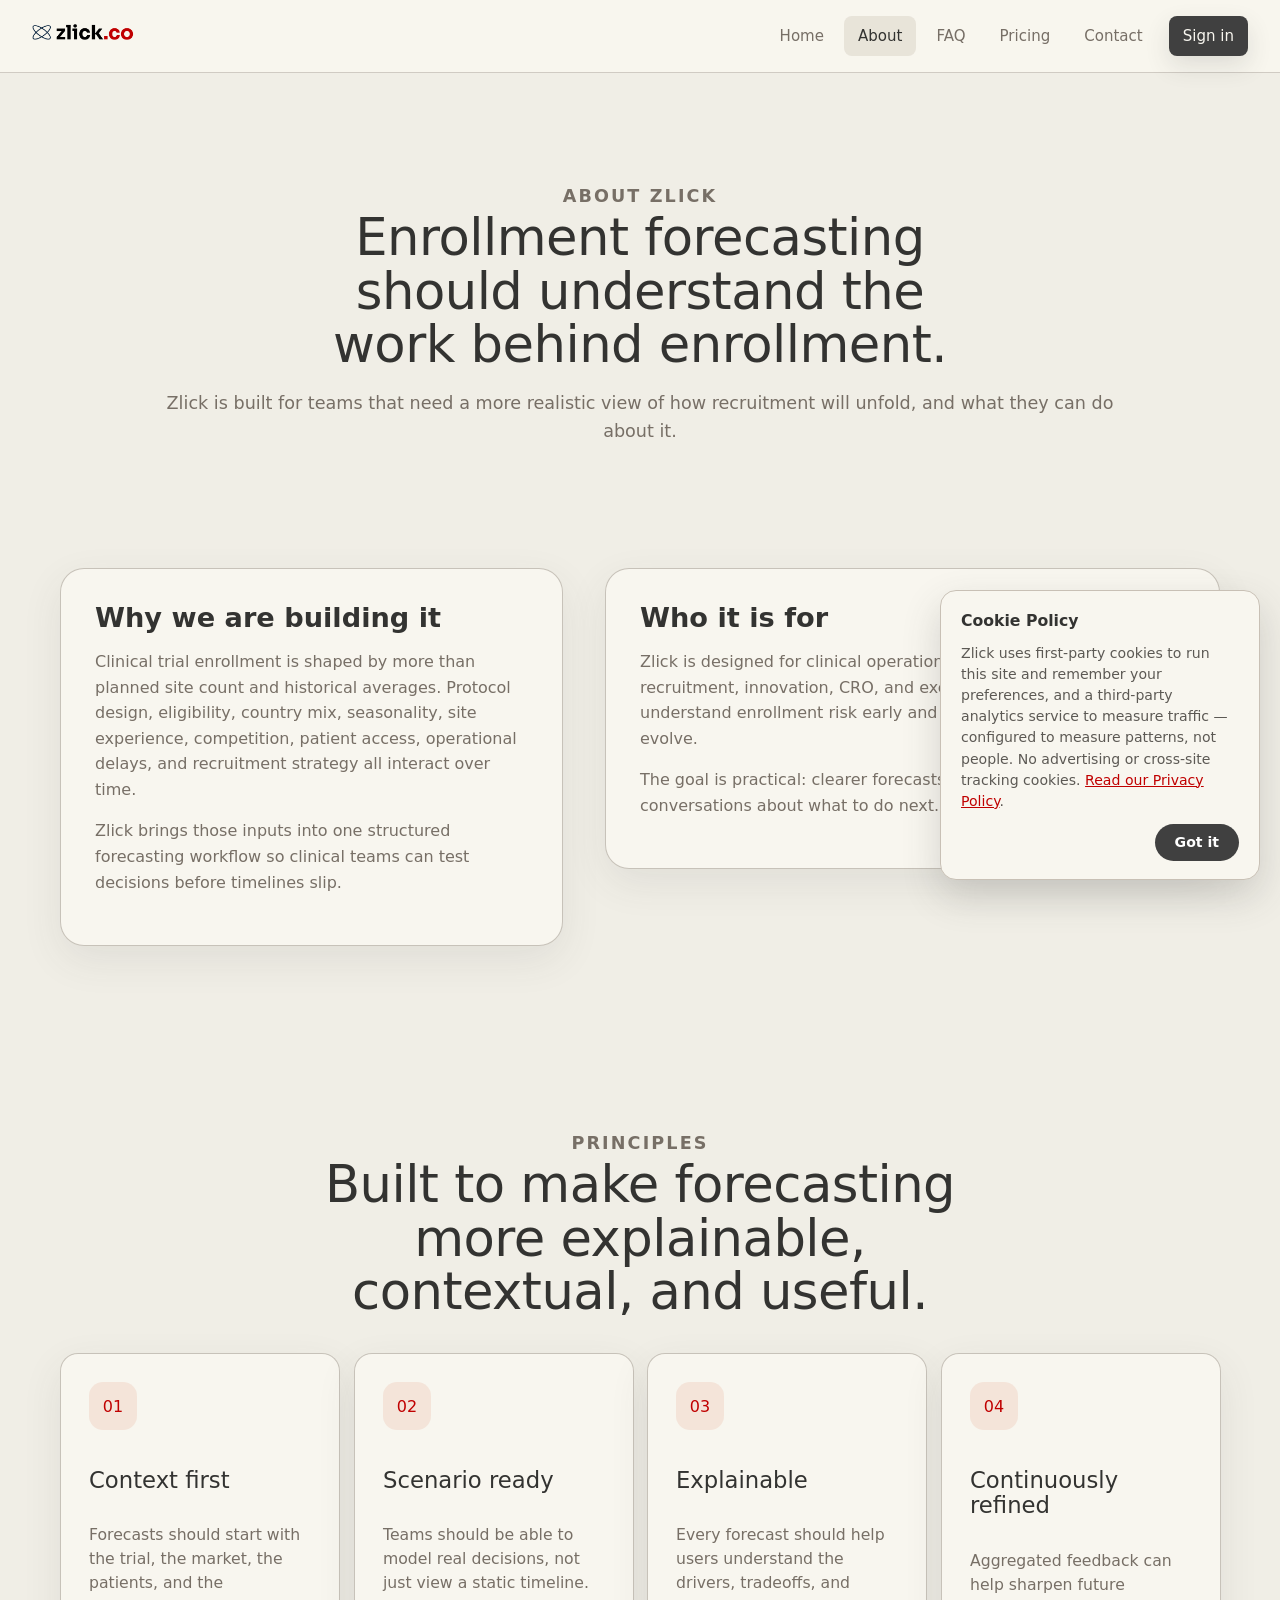
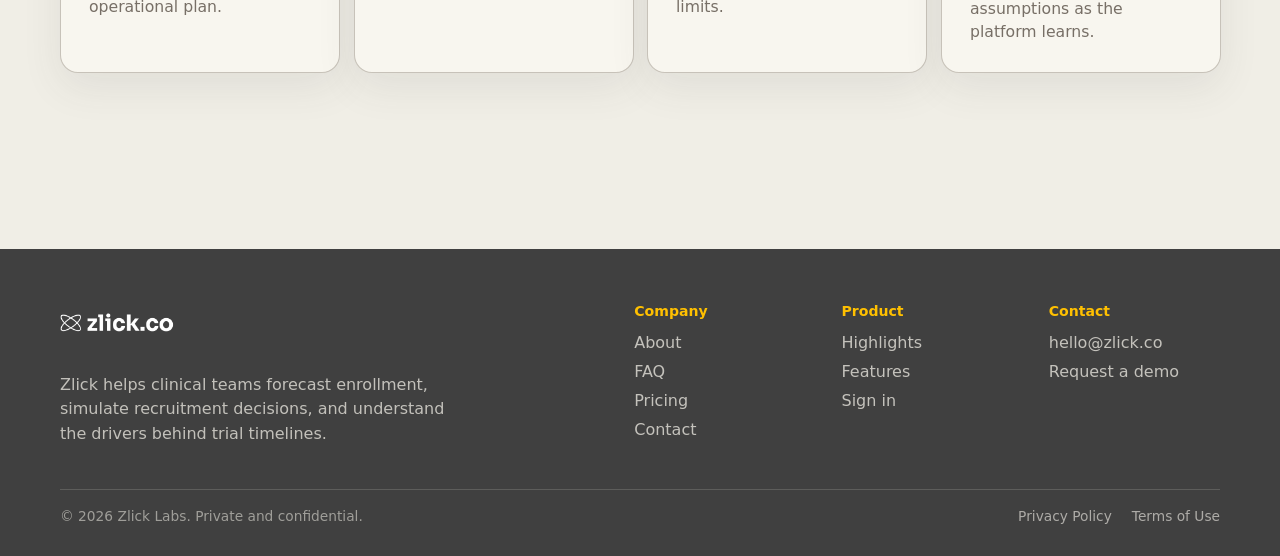
<file: about.html>
<!doctype html>
<html lang="en">
  <head>
    <meta charset="utf-8">
    <meta name="viewport" content="width=device-width, initial-scale=1">
    <title>About | Zlick</title>
    <!-- Google tag (gtag.js) -->
    <script async src="https://www.googletagmanager.com/gtag/js?id=G-YN9E7WGJY2"></script>
    <script>
      window.dataLayer = window.dataLayer || [];
      function gtag(){dataLayer.push(arguments);}
      gtag('js', new Date());
      gtag('config', 'G-YN9E7WGJY2');
    </script>
    <meta name="description" content="Learn about Zlick, the clinical trial enrollment forecasting platform built around recruitment understanding.">
    <link rel="icon" type="image/png" href="zlick-icon.png">
    <link rel="stylesheet" href="styles.css?v=20260827b">
  </head>
  <body>
    <header class="site-header">
      <nav class="nav-shell" aria-label="Main navigation">
        <a class="brand-link" href="index.html" aria-label="Zlick home"><img src="zlick-logo.png" alt="Zlick"></a>
        <button class="nav-toggle" type="button" aria-label="Open navigation" aria-expanded="false" data-nav-toggle><span></span><span></span></button>
        <div class="nav-links" data-nav-links>
          <a class="nav-link" href="index.html">Home</a>
          <a class="nav-link active" href="about.html">About</a>
          <a class="nav-link" href="faq.html">FAQ</a>
          <a class="nav-link" href="pricing.html">Pricing</a>
          <a class="nav-link" href="contact.html">Contact</a>
          <a class="account-link" href="https://app.zlick.co">Sign in</a>
        </div>
      </nav>
    </header>

    <main class="page">
      <section class="page-hero">
        <p class="eyebrow">About Zlick</p>
        <h1>Enrollment forecasting should understand the work behind enrollment.</h1>
        <p>Zlick is built for teams that need a more realistic view of how recruitment will unfold, and what they can do about it.</p>
      </section>

      <section class="section section-tight">
        <div class="split-panel">
          <article class="copy-panel" data-reveal>
            <h2>Why we are building it</h2>
            <p>Clinical trial enrollment is shaped by more than planned site count and historical averages. Protocol design, eligibility, country mix, seasonality, site experience, competition, patient access, operational delays, and recruitment strategy all interact over time.</p>
            <p>Zlick brings those inputs into one structured forecasting workflow so clinical teams can test decisions before timelines slip.</p>
          </article>
          <article class="copy-panel" data-reveal>
            <h2>Who it is for</h2>
            <p>Zlick is designed for clinical operations, feasibility, patient recruitment, innovation, CRO, and executive teams that need to understand enrollment risk early and revisit assumptions as trials evolve.</p>
            <p>The goal is practical: clearer forecasts, better scenarios, and better conversations about what to do next.</p>
          </article>
        </div>
      </section>

      <section class="section">
        <div class="section-heading center" data-reveal>
          <p class="eyebrow">Principles</p>
          <h2>Built to make forecasting more explainable, contextual, and useful.</h2>
        </div>
        <div class="highlight-grid">
          <article class="highlight-card" data-reveal><span class="highlight-icon">01</span><div><h3>Context first</h3><p>Forecasts should start with the trial, the market, the patients, and the operational plan.</p></div></article>
          <article class="highlight-card" data-reveal><span class="highlight-icon">02</span><div><h3>Scenario ready</h3><p>Teams should be able to model real decisions, not just view a static timeline.</p></div></article>
          <article class="highlight-card" data-reveal><span class="highlight-icon">03</span><div><h3>Explainable</h3><p>Every forecast should help users understand the drivers, tradeoffs, and limits.</p></div></article>
          <article class="highlight-card" data-reveal><span class="highlight-icon">04</span><div><h3>Continuously refined</h3><p>Aggregated feedback can help sharpen future assumptions as the platform learns.</p></div></article>
        </div>
      </section>
    </main>

    <footer class="site-footer">
      <div class="footer-inner">
        <div><img class="footer-logo" src="zlick-logo.png" alt="Zlick"><p class="footer-copy">Zlick helps clinical teams forecast enrollment, simulate recruitment decisions, and understand the drivers behind trial timelines.</p></div>
        <div class="footer-col"><h3>Company</h3><a href="about.html">About</a><a href="faq.html">FAQ</a><a href="pricing.html">Pricing</a><a href="contact.html">Contact</a></div>
        <div class="footer-col"><h3>Product</h3><a href="index.html#highlights">Highlights</a><a href="index.html#features">Features</a><a href="https://app.zlick.co">Sign in</a></div>
        <div class="footer-col"><h3>Contact</h3><span>hello@zlick.co</span><a href="contact.html">Request a demo</a></div>
      </div>
      <div class="footer-bottom"><span>© 2026 Zlick Labs. Private and confidential.</span><span class="footer-legal"><a href="privacy.html">Privacy Policy</a><a href="terms.html">Terms of Use</a></span></div>
    </footer>

    <script src="script.js?v=20260827b"></script>
    <!-- Cookie notice -->
    <div class="cookie-notice" data-cookie-notice>
      <p class="cookie-notice__title">Cookie Policy</p>
      <p class="cookie-notice__text">Zlick uses first-party cookies to run this site and remember your preferences, and a third-party analytics service to measure traffic &mdash; configured to measure patterns, not people. No advertising or cross-site tracking cookies. <a href="privacy.html">Read our Privacy Policy</a>.</p>
      <button class="cookie-notice__btn" type="button" data-cookie-accept>Got it</button>
    </div>
    <style>
      .cookie-notice{display:none;position:fixed;right:20px;bottom:20px;z-index:60;width:320px;max-width:calc(100vw - 32px);flex-direction:column;align-items:flex-start;gap:10px;padding:18px 20px;background:#f8f6ef;color:#333331;border:1px solid #c8c0b5;border-radius:16px;box-shadow:0 16px 38px rgba(64,64,64,.20);font-family:"Noto Sans","Segoe UI",system-ui,sans-serif;font-size:.88rem;line-height:1.5}
      .cookie-notice.is-visible{display:flex}
      .cookie-notice__title{margin:0;font-weight:700;font-size:.98rem}
      .cookie-notice__text{margin:0;color:#5c5954}.cookie-notice__text a{color:#c00000;text-decoration:underline}
      .cookie-notice__btn{align-self:flex-end;margin-top:2px;padding:8px 20px;border:0;border-radius:999px;background:#404040;color:#fff;font:inherit;font-weight:600;cursor:pointer;transition:background-color .16s}
      .cookie-notice__btn:hover{background:#303030}
      @media (max-width:520px){.cookie-notice{right:12px;left:12px;bottom:12px;width:auto}}
    </style>
    <script>
      (function(){
        try{if(localStorage.getItem("zlick-cookie-notice")==="dismissed")return;}catch(e){}
        var el=document.querySelector("[data-cookie-notice]");if(!el)return;
        el.classList.add("is-visible");
        var b=el.querySelector("[data-cookie-accept]");
        if(b)b.addEventListener("click",function(){el.classList.remove("is-visible");try{localStorage.setItem("zlick-cookie-notice","dismissed");}catch(e){}});
      })();
    </script>
  </body>
</html>
</file>
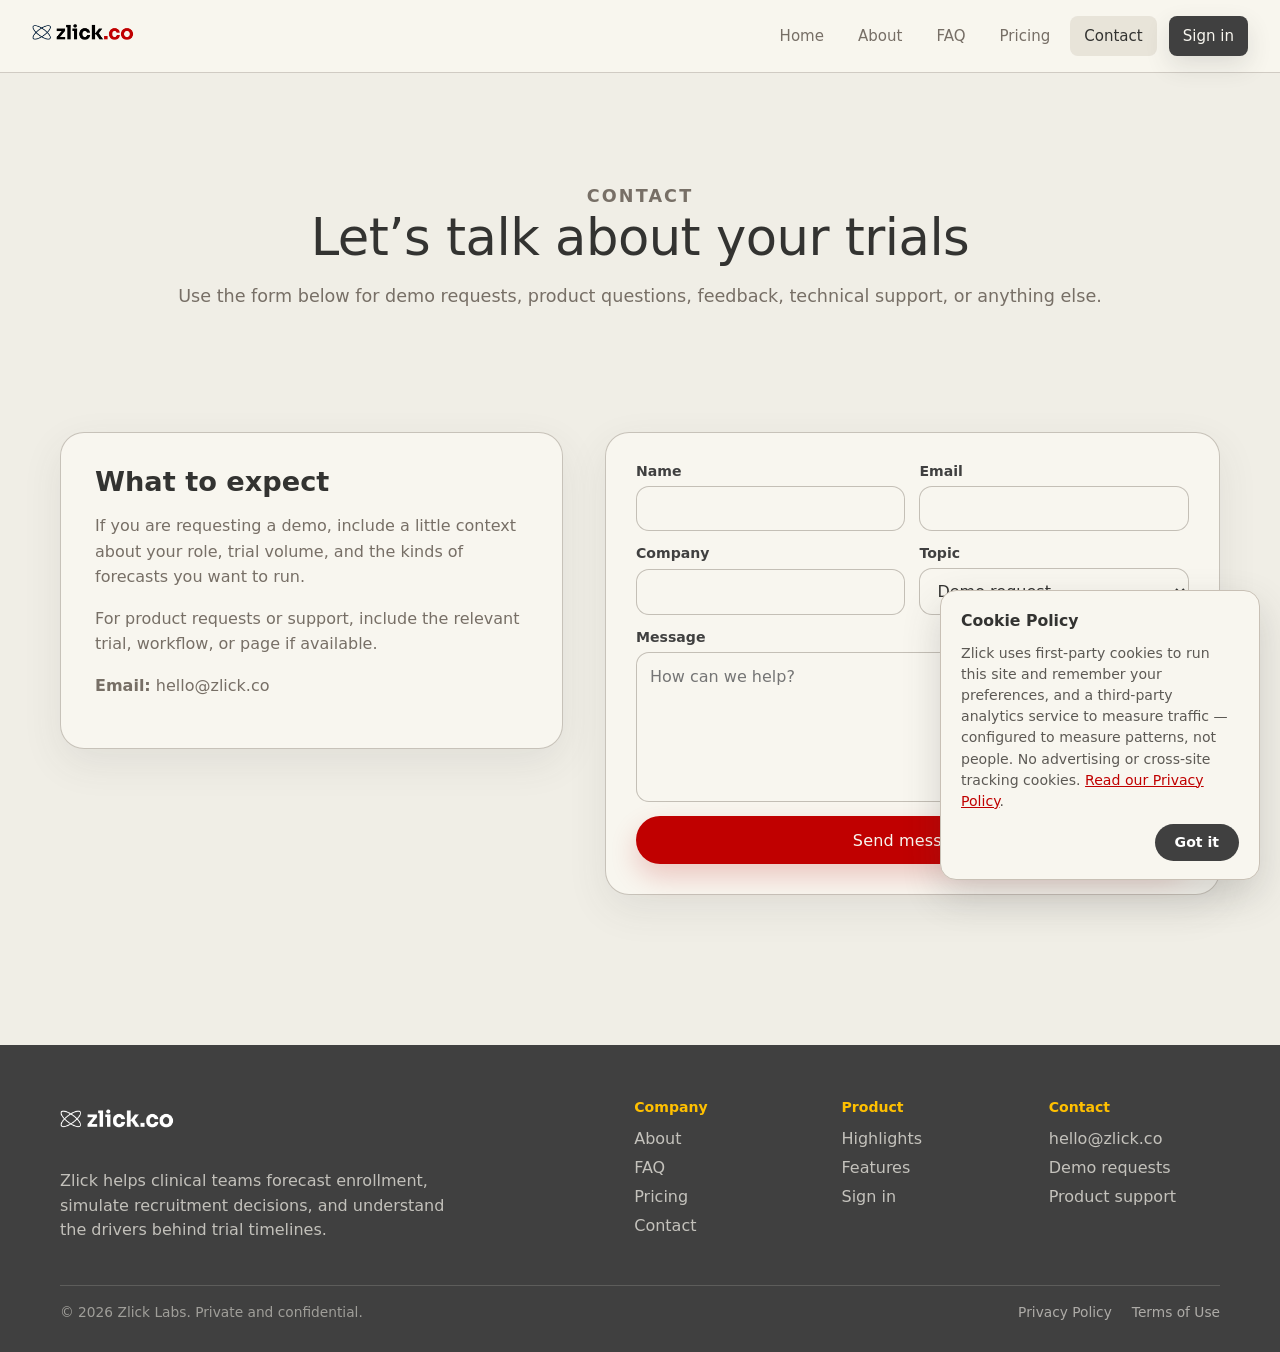
<file: contact.html>
<!doctype html>
<html lang="en">
  <head>
    <meta charset="utf-8">
    <meta name="viewport" content="width=device-width, initial-scale=1">
    <title>Contact | Zlick</title>
    <!-- Google tag (gtag.js) -->
    <script async src="https://www.googletagmanager.com/gtag/js?id=G-YN9E7WGJY2"></script>
    <script>
      window.dataLayer = window.dataLayer || [];
      function gtag(){dataLayer.push(arguments);}
      gtag('js', new Date());
      gtag('config', 'G-YN9E7WGJY2');
    </script>
    <meta name="description" content="Contact Zlick to request a demo, ask about the product, share feedback, or get support.">
    <link rel="icon" type="image/png" href="zlick-icon.png">
    <link rel="stylesheet" href="styles.css?v=20260827b">
  </head>
  <body>
    <header class="site-header">
      <nav class="nav-shell" aria-label="Main navigation">
        <a class="brand-link" href="index.html" aria-label="Zlick home"><img src="zlick-logo.png" alt="Zlick"></a>
        <button class="nav-toggle" type="button" aria-label="Open navigation" aria-expanded="false" data-nav-toggle><span></span><span></span></button>
        <div class="nav-links" data-nav-links>
          <a class="nav-link" href="index.html">Home</a>
          <a class="nav-link" href="about.html">About</a>
          <a class="nav-link" href="faq.html">FAQ</a>
          <a class="nav-link" href="pricing.html">Pricing</a>
          <a class="nav-link active" href="contact.html">Contact</a>
          <a class="account-link" href="https://app.zlick.co">Sign in</a>
        </div>
      </nav>
    </header>

    <main class="page">
      <section class="page-hero">
        <p class="eyebrow">Contact</p>
        <h1>Let&#8217;s talk about your trials</h1>
        <p>Use the form below for demo requests, product questions, feedback, technical support, or anything else.</p>
      </section>

      <section class="section section-tight">
        <div class="split-panel">
          <aside class="copy-panel" data-reveal>
            <h2>What to expect</h2>
            <p>If you are requesting a demo, include a little context about your role, trial volume, and the kinds of forecasts you want to run.</p>
            <p>For product requests or support, include the relevant trial, workflow, or page if available.</p>
            <p><strong>Email:</strong> hello@zlick.co</p>
          </aside>

          <section class="form-panel" data-reveal>
            <form class="contact-form" action="https://formspree.io/f/meellwpa" method="POST" data-demo-form>
              <input type="hidden" name="_subject" value="Zlick website contact">
              <div class="field-grid">
                <div class="field"><label for="name">Name</label><input id="name" name="name" autocomplete="name" required></div>
                <div class="field"><label for="email">Email</label><input id="email" type="email" name="email" autocomplete="email" required></div>
              </div>
              <div class="field-grid">
                <div class="field"><label for="company">Company</label><input id="company" name="company" autocomplete="organization"></div>
                <div class="field">
                  <label for="topic">Topic</label>
                  <select id="topic" name="topic" required>
                    <option>Demo request</option>
                    <option>Product request</option>
                    <option>General feedback</option>
                    <option>Technical support</option>
                    <option>Other</option>
                  </select>
                </div>
              </div>
              <div class="field"><label for="message">Message</label><textarea id="message" name="message" placeholder="How can we help?" required></textarea></div>
              <button class="button" type="submit">Send message</button>
            </form>
          </section>
        </div>
      </section>
    </main>

    <footer class="site-footer">
      <div class="footer-inner">
        <div><img class="footer-logo" src="zlick-logo.png" alt="Zlick"><p class="footer-copy">Zlick helps clinical teams forecast enrollment, simulate recruitment decisions, and understand the drivers behind trial timelines.</p></div>
        <div class="footer-col"><h3>Company</h3><a href="about.html">About</a><a href="faq.html">FAQ</a><a href="pricing.html">Pricing</a><a href="contact.html">Contact</a></div>
        <div class="footer-col"><h3>Product</h3><a href="index.html#highlights">Highlights</a><a href="index.html#features">Features</a><a href="https://app.zlick.co">Sign in</a></div>
        <div class="footer-col"><h3>Contact</h3><span>hello@zlick.co</span><span>Demo requests</span><span>Product support</span></div>
      </div>
      <div class="footer-bottom"><span>© 2026 Zlick Labs. Private and confidential.</span><span class="footer-legal"><a href="privacy.html">Privacy Policy</a><a href="terms.html">Terms of Use</a></span></div>
    </footer>

    <script src="script.js?v=20260827b"></script>
    <!-- Cookie notice -->
    <div class="cookie-notice" data-cookie-notice>
      <p class="cookie-notice__title">Cookie Policy</p>
      <p class="cookie-notice__text">Zlick uses first-party cookies to run this site and remember your preferences, and a third-party analytics service to measure traffic &mdash; configured to measure patterns, not people. No advertising or cross-site tracking cookies. <a href="privacy.html">Read our Privacy Policy</a>.</p>
      <button class="cookie-notice__btn" type="button" data-cookie-accept>Got it</button>
    </div>
    <style>
      .cookie-notice{display:none;position:fixed;right:20px;bottom:20px;z-index:60;width:320px;max-width:calc(100vw - 32px);flex-direction:column;align-items:flex-start;gap:10px;padding:18px 20px;background:#f8f6ef;color:#333331;border:1px solid #c8c0b5;border-radius:16px;box-shadow:0 16px 38px rgba(64,64,64,.20);font-family:"Noto Sans","Segoe UI",system-ui,sans-serif;font-size:.88rem;line-height:1.5}
      .cookie-notice.is-visible{display:flex}
      .cookie-notice__title{margin:0;font-weight:700;font-size:.98rem}
      .cookie-notice__text{margin:0;color:#5c5954}.cookie-notice__text a{color:#c00000;text-decoration:underline}
      .cookie-notice__btn{align-self:flex-end;margin-top:2px;padding:8px 20px;border:0;border-radius:999px;background:#404040;color:#fff;font:inherit;font-weight:600;cursor:pointer;transition:background-color .16s}
      .cookie-notice__btn:hover{background:#303030}
      @media (max-width:520px){.cookie-notice{right:12px;left:12px;bottom:12px;width:auto}}
    </style>
    <script>
      (function(){
        try{if(localStorage.getItem("zlick-cookie-notice")==="dismissed")return;}catch(e){}
        var el=document.querySelector("[data-cookie-notice]");if(!el)return;
        el.classList.add("is-visible");
        var b=el.querySelector("[data-cookie-accept]");
        if(b)b.addEventListener("click",function(){el.classList.remove("is-visible");try{localStorage.setItem("zlick-cookie-notice","dismissed");}catch(e){}});
      })();
    </script>
  </body>
</html>
</file>
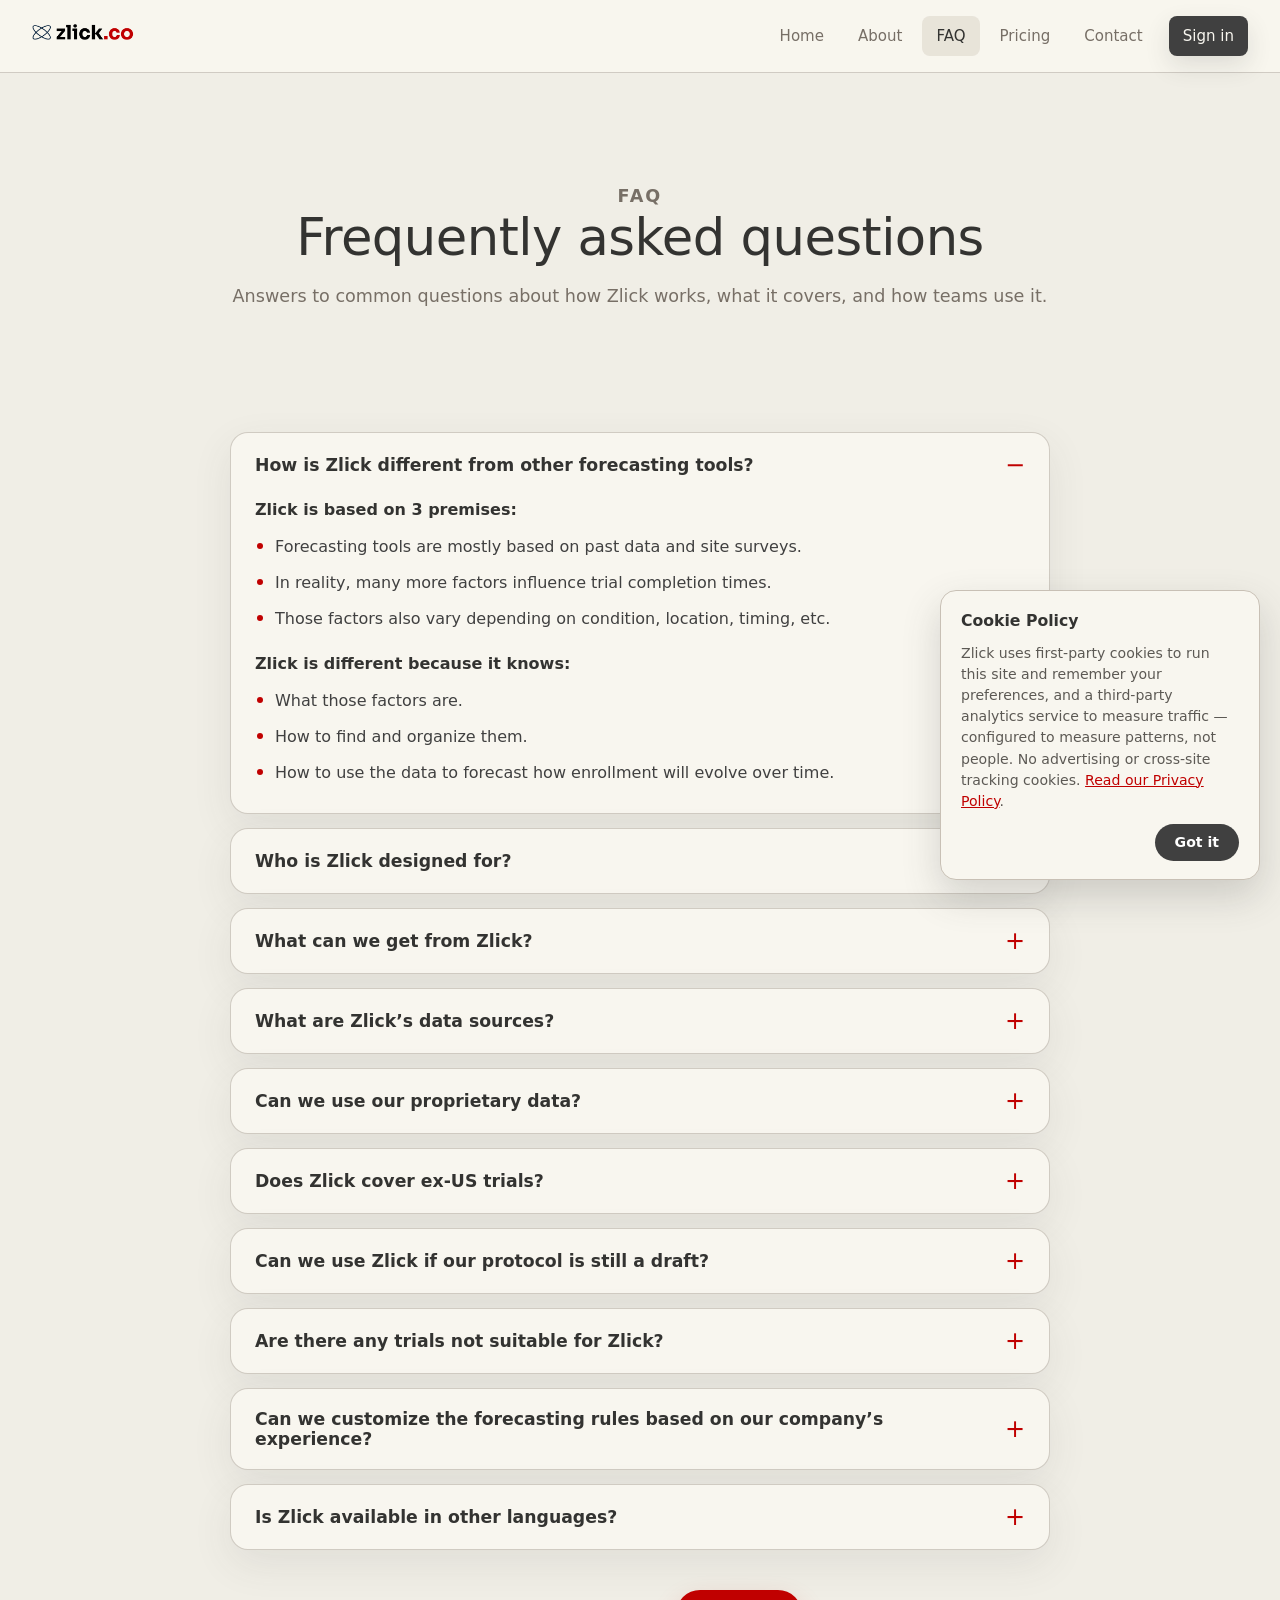
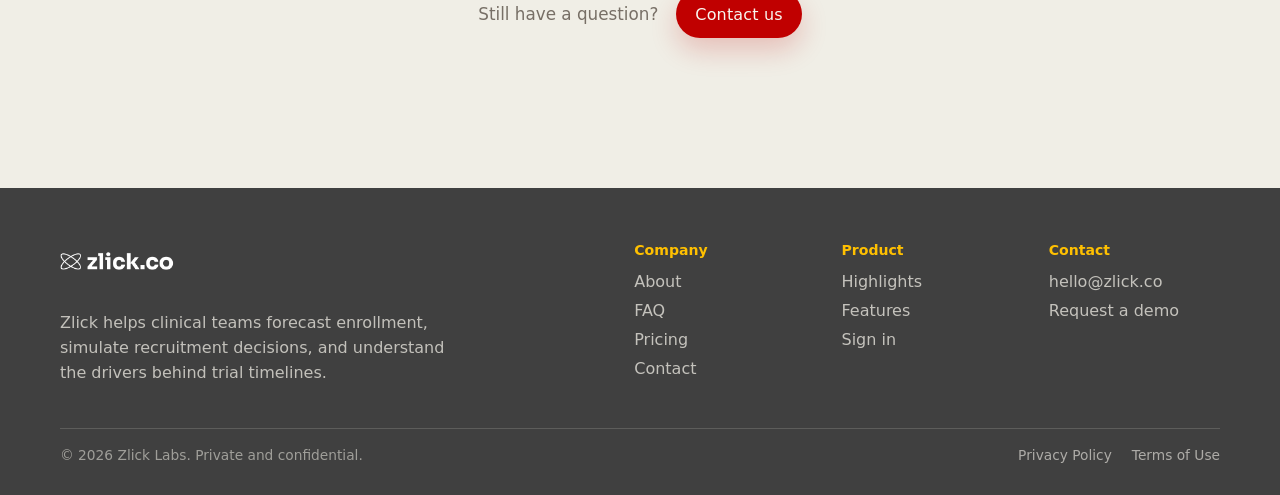
<file: faq.html>
<!doctype html>
<html lang="en">
  <head>
    <meta charset="utf-8">
    <meta name="viewport" content="width=device-width, initial-scale=1">
    <title>FAQ | Zlick</title>
    <!-- Google tag (gtag.js) -->
    <script async src="https://www.googletagmanager.com/gtag/js?id=G-YN9E7WGJY2"></script>
    <script>
      window.dataLayer = window.dataLayer || [];
      function gtag(){dataLayer.push(arguments);}
      gtag('js', new Date());
      gtag('config', 'G-YN9E7WGJY2');
    </script>
    <meta name="description" content="Frequently asked questions about Zlick — how it is different, who it is for, data sources, proprietary data, trial coverage, and more.">
    <link rel="icon" type="image/png" href="zlick-icon.png">
    <link rel="stylesheet" href="styles.css?v=20260827b">
  </head>
  <body>
    <header class="site-header">
      <nav class="nav-shell" aria-label="Main navigation">
        <a class="brand-link" href="index.html" aria-label="Zlick home"><img src="zlick-logo.png" alt="Zlick"></a>
        <button class="nav-toggle" type="button" aria-label="Open navigation" aria-expanded="false" data-nav-toggle><span></span><span></span></button>
        <div class="nav-links" data-nav-links>
          <a class="nav-link" href="index.html">Home</a>
          <a class="nav-link" href="about.html">About</a>
          <a class="nav-link active" href="faq.html">FAQ</a>
          <a class="nav-link" href="pricing.html">Pricing</a>
          <a class="nav-link" href="contact.html">Contact</a>
          <a class="account-link" href="https://app.zlick.co">Sign in</a>
        </div>
      </nav>
    </header>

    <main class="page">
      <section class="page-hero">
        <p class="eyebrow">FAQ</p>
        <h1>Frequently asked questions</h1>
        <p>Answers to common questions about how Zlick works, what it covers, and how teams use it.</p>
      </section>

      <section class="section section-tight">
        <div class="faq-list">
          <details class="faq-item" open>
            <summary>How is Zlick different from other forecasting tools?</summary>
            <div class="faq-answer">
              <p class="faq-lead">Zlick is based on 3 premises:</p>
              <ul>
                <li>Forecasting tools are mostly based on past data and site surveys.</li>
                <li>In reality, many more factors influence trial completion times.</li>
                <li>Those factors also vary depending on condition, location, timing, etc.</li>
              </ul>
              <p class="faq-lead">Zlick is different because it knows:</p>
              <ul>
                <li>What those factors are.</li>
                <li>How to find and organize them.</li>
                <li>How to use the data to forecast how enrollment will evolve over time.</li>
              </ul>
            </div>
          </details>

          <details class="faq-item">
            <summary>Who is Zlick designed for?</summary>
            <div class="faq-answer">
              <p class="faq-lead">Zlick has two core use-cases:</p>
              <ul>
                <li><strong>Before a trial</strong> &#8211; design and feasibility.</li>
                <li><strong>During a trial</strong> &#8211; accelerate and correct delays in enrollment.</li>
              </ul>
            </div>
          </details>

          <details class="faq-item">
            <summary>What can we get from Zlick?</summary>
            <div class="faq-answer">
              <ul>
                <li>Insights about a trial (competitors, patient pool, etc.).</li>
                <li>Trial-specific recommendations to prevent or correct delays.</li>
                <li>Forecasts (times and costs) at any point of the trial.</li>
                <li>Realistic simulations of interventions to save time.</li>
                <li>Comparison of interventions head-to-head and vs. baseline.</li>
              </ul>
            </div>
          </details>

          <details class="faq-item">
            <summary>What are Zlick&#8217;s data sources?</summary>
            <div class="faq-answer">
              <p>By default, Zlick uses public data from trusted sources, including but not limited to government and corporate websites, medical journals, financial reports, patient associations, peer-reviewed papers, etc. All sources used are clearly displayed under each section for transparency and trust. While the sources may be publicly available, Zlick follows proprietary rules to find and process data in order to deliver robust and reliable results.</p>
            </div>
          </details>

          <details class="faq-item">
            <summary>Can we use our proprietary data?</summary>
            <div class="faq-answer">
              <p>Yes. Companies can easily connect their proprietary sources to give Zlick even more data points for its forecasting modeling. Proprietary data is only accessible to the company that uploaded it, and it&#8217;s never used to train our models for other customers.</p>
            </div>
          </details>

          <details class="faq-item">
            <summary>Does Zlick cover ex-US trials?</summary>
            <div class="faq-answer">
              <p>More or less. Zlick is very data-driven, and most countries do not have the depth and breadth of data that is available for the US. For that reason, Zlick is optimized for trials that have at least some sites in the US. Non-US trials can be modeled too, but results may be less robust &#8212; in which case Zlick will show a warning message.</p>
            </div>
          </details>

          <details class="faq-item">
            <summary>Can we use Zlick if our protocol is still a draft?</summary>
            <div class="faq-answer">
              <p>Yes. If a protocol is not final or the trial hasn&#8217;t started, Zlick can still provide key insights about competitor activity, recommended site locations, impact of eligibility criteria on patient pool and enrollment, etc. Simply upload the PDF version of the draft and Zlick takes care of all the rest.</p>
            </div>
          </details>

          <details class="faq-item">
            <summary>Are there any trials not suitable for Zlick?</summary>
            <div class="faq-answer">
              <p>Zlick works for all therapeutic areas, phases, etc. As a data-driven platform, the more relevant data there is, the better. Only trials for very rare diseases, where there is little information or activity, may have less robust predictions.</p>
            </div>
          </details>

          <details class="faq-item">
            <summary>Can we customize the forecasting rules based on our company&#8217;s experience?</summary>
            <div class="faq-answer">
              <p>Yes. This is an add-on feature that can be easily implemented upon request. Forecasting and simulator internal settings can be adjusted so that they are more aligned with the company&#8217;s past experience and/or preferences.</p>
            </div>
          </details>

          <details class="faq-item">
            <summary>Is Zlick available in other languages?</summary>
            <div class="faq-answer">
              <p>No. For the time being, Zlick is only available in English.</p>
            </div>
          </details>
        </div>

        <div class="faq-cta" data-reveal>
          <p>Still have a question?</p>
          <a class="button" href="contact.html">Contact us</a>
        </div>
      </section>
    </main>

    <footer class="site-footer">
      <div class="footer-inner">
        <div><img class="footer-logo" src="zlick-logo.png" alt="Zlick"><p class="footer-copy">Zlick helps clinical teams forecast enrollment, simulate recruitment decisions, and understand the drivers behind trial timelines.</p></div>
        <div class="footer-col"><h3>Company</h3><a href="about.html">About</a><a href="faq.html">FAQ</a><a href="pricing.html">Pricing</a><a href="contact.html">Contact</a></div>
        <div class="footer-col"><h3>Product</h3><a href="index.html#highlights">Highlights</a><a href="index.html#features">Features</a><a href="https://app.zlick.co">Sign in</a></div>
        <div class="footer-col"><h3>Contact</h3><span>hello@zlick.co</span><a href="contact.html">Request a demo</a></div>
      </div>
      <div class="footer-bottom"><span>© 2026 Zlick Labs. Private and confidential.</span><span class="footer-legal"><a href="privacy.html">Privacy Policy</a><a href="terms.html">Terms of Use</a></span></div>
    </footer>

    <script src="script.js?v=20260827b"></script>
    <!-- Cookie notice -->
    <div class="cookie-notice" data-cookie-notice>
      <p class="cookie-notice__title">Cookie Policy</p>
      <p class="cookie-notice__text">Zlick uses first-party cookies to run this site and remember your preferences, and a third-party analytics service to measure traffic &mdash; configured to measure patterns, not people. No advertising or cross-site tracking cookies. <a href="privacy.html">Read our Privacy Policy</a>.</p>
      <button class="cookie-notice__btn" type="button" data-cookie-accept>Got it</button>
    </div>
    <style>
      .cookie-notice{display:none;position:fixed;right:20px;bottom:20px;z-index:60;width:320px;max-width:calc(100vw - 32px);flex-direction:column;align-items:flex-start;gap:10px;padding:18px 20px;background:#f8f6ef;color:#333331;border:1px solid #c8c0b5;border-radius:16px;box-shadow:0 16px 38px rgba(64,64,64,.20);font-family:"Noto Sans","Segoe UI",system-ui,sans-serif;font-size:.88rem;line-height:1.5}
      .cookie-notice.is-visible{display:flex}
      .cookie-notice__title{margin:0;font-weight:700;font-size:.98rem}
      .cookie-notice__text{margin:0;color:#5c5954}.cookie-notice__text a{color:#c00000;text-decoration:underline}
      .cookie-notice__btn{align-self:flex-end;margin-top:2px;padding:8px 20px;border:0;border-radius:999px;background:#404040;color:#fff;font:inherit;font-weight:600;cursor:pointer;transition:background-color .16s}
      .cookie-notice__btn:hover{background:#303030}
      @media (max-width:520px){.cookie-notice{right:12px;left:12px;bottom:12px;width:auto}}
    </style>
    <script>
      (function(){
        try{if(localStorage.getItem("zlick-cookie-notice")==="dismissed")return;}catch(e){}
        var el=document.querySelector("[data-cookie-notice]");if(!el)return;
        el.classList.add("is-visible");
        var b=el.querySelector("[data-cookie-accept]");
        if(b)b.addEventListener("click",function(){el.classList.remove("is-visible");try{localStorage.setItem("zlick-cookie-notice","dismissed");}catch(e){}});
      })();
    </script>
  </body>
</html>
</file>
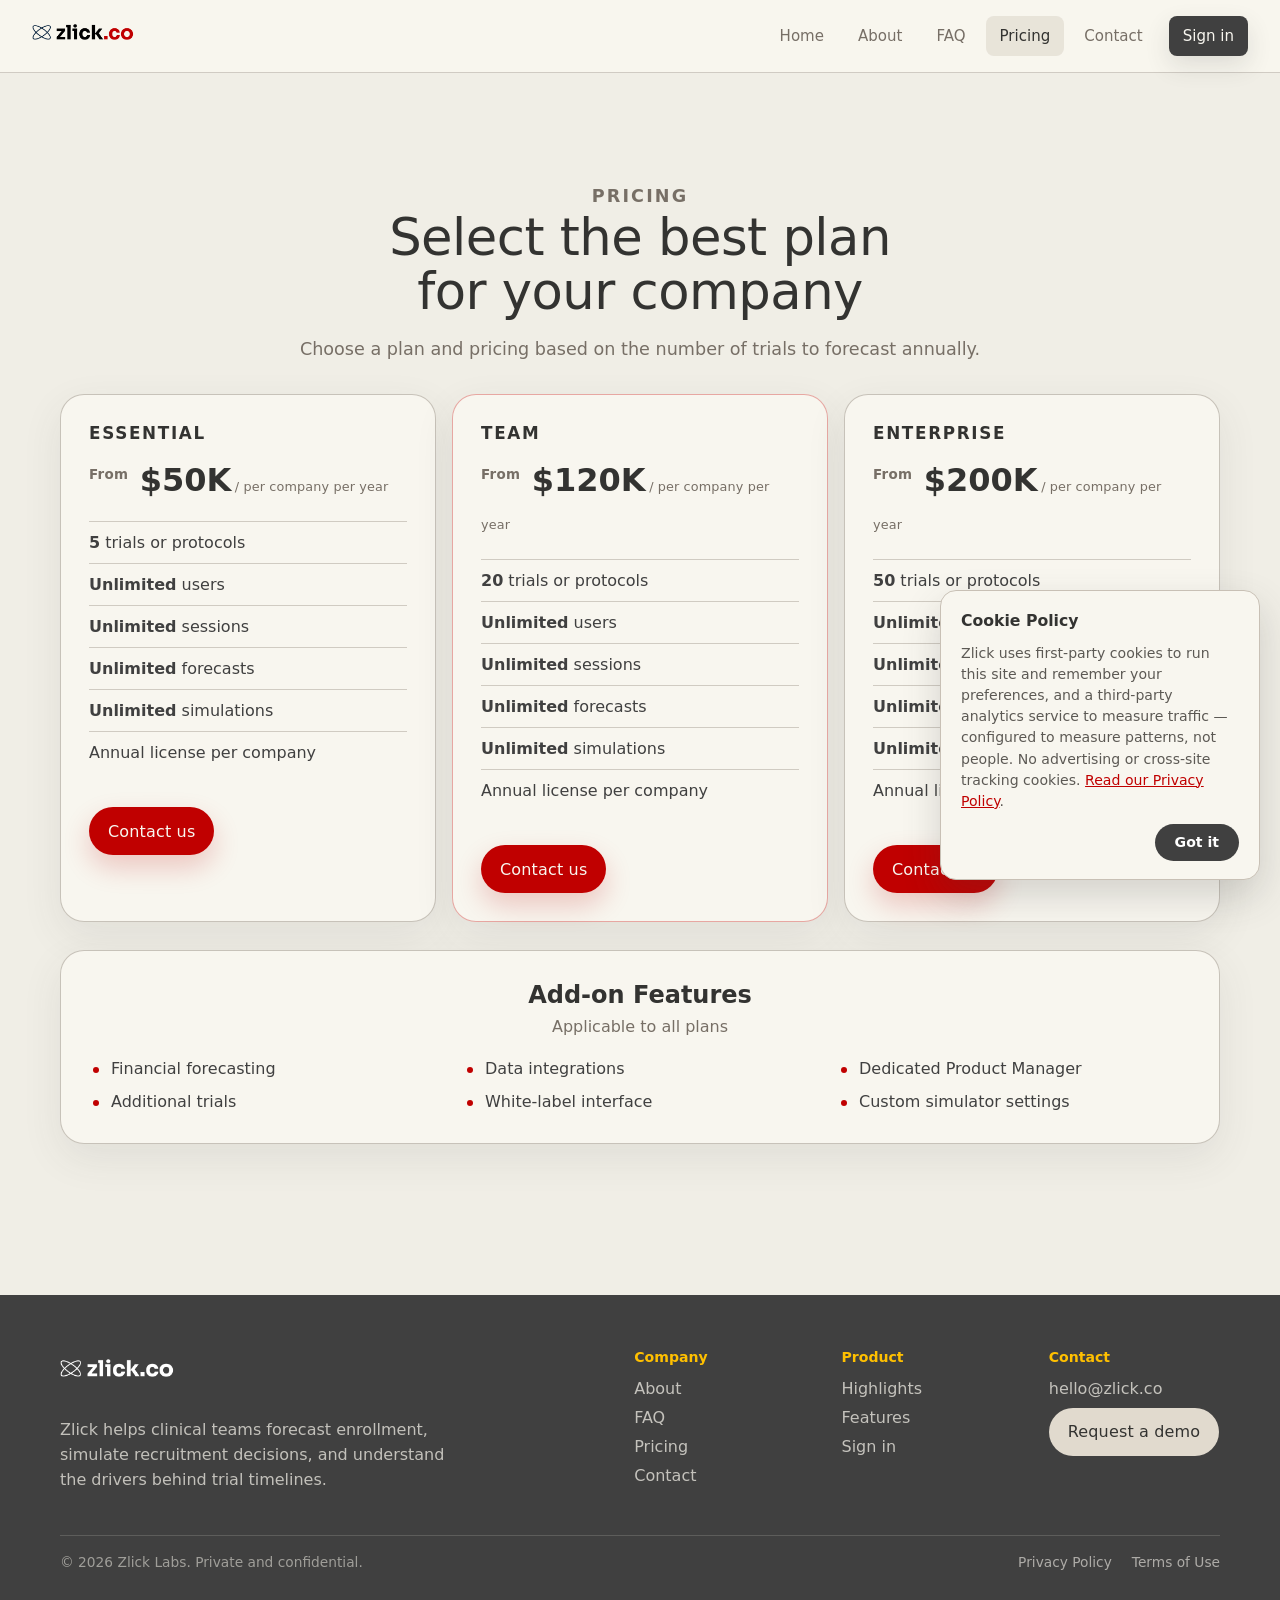
<file: pricing.html>
<!doctype html>
<html lang="en">
  <head>
    <meta charset="utf-8">
    <meta name="viewport" content="width=device-width, initial-scale=1">
    <title>Pricing | Zlick</title>
    <!-- Google tag (gtag.js) -->
    <script async src="https://www.googletagmanager.com/gtag/js?id=G-YN9E7WGJY2"></script>
    <script>
      window.dataLayer = window.dataLayer || [];
      function gtag(){dataLayer.push(arguments);}
      gtag('js', new Date());
      gtag('config', 'G-YN9E7WGJY2');
    </script>
    <meta name="description" content="Zlick pricing plans for sponsors and CROs.">
    <link rel="icon" type="image/png" href="zlick-icon.png">
    <link rel="stylesheet" href="styles.css?v=20260827b">
  </head>
  <body class="page-pricing">
    <header class="site-header">
      <nav class="nav-shell" aria-label="Main navigation">
        <a class="brand-link" href="index.html" aria-label="Zlick home"><img src="zlick-logo.png" alt="Zlick"></a>
        <button class="nav-toggle" type="button" aria-label="Open navigation" aria-expanded="false" data-nav-toggle><span></span><span></span></button>
        <div class="nav-links" data-nav-links>
          <a class="nav-link" href="index.html">Home</a>
          <a class="nav-link" href="about.html">About</a>
          <a class="nav-link" href="faq.html">FAQ</a>
          <a class="nav-link active" href="pricing.html">Pricing</a>
          <a class="nav-link" href="contact.html">Contact</a>
          <a class="account-link" href="https://app.zlick.co">Sign in</a>
        </div>
      </nav>
    </header>

    <main class="page">
      <section class="page-hero">
        <p class="eyebrow">Pricing</p>
        <h1>Select the best plan for your company</h1>
        <p>Choose a plan and pricing based on the number of trials to forecast annually.</p>
      </section>

      <section class="section section-tight pricing-section">
        <div class="pricing-grid">
          <article class="pricing-card" data-reveal>
            <h2>Essential</h2>
            <div class="price"><span class="price-from">From</span>$50K<span class="price-per">/ per company per year</span></div>
            <ul>
              <li><strong>5</strong> trials or protocols</li>
              <li><strong>Unlimited</strong> users</li>
              <li><strong>Unlimited</strong> sessions</li>
              <li><strong>Unlimited</strong> forecasts</li>
              <li><strong>Unlimited</strong> simulations</li>
              <li>Annual license per company</li>
            </ul>
            <div class="cta-row"><button class="button" type="button" data-open-demo data-topic="Pricing request" data-message="Please contact me to discuss plans and pricing for my company.">Contact us</button></div>
          </article>

          <article class="pricing-card featured" data-reveal>
            <h2>Team</h2>
            <div class="price"><span class="price-from">From</span>$120K<span class="price-per">/ per company per year</span></div>
            <ul>
              <li><strong>20</strong> trials or protocols</li>
              <li><strong>Unlimited</strong> users</li>
              <li><strong>Unlimited</strong> sessions</li>
              <li><strong>Unlimited</strong> forecasts</li>
              <li><strong>Unlimited</strong> simulations</li>
              <li>Annual license per company</li>
            </ul>
            <div class="cta-row"><button class="button" type="button" data-open-demo data-topic="Pricing request" data-message="Please contact me to discuss plans and pricing for my company.">Contact us</button></div>
          </article>

          <article class="pricing-card" data-reveal>
            <h2>Enterprise</h2>
            <div class="price"><span class="price-from">From</span>$200K<span class="price-per">/ per company per year</span></div>
            <ul>
              <li><strong>50</strong> trials or protocols</li>
              <li><strong>Unlimited</strong> users</li>
              <li><strong>Unlimited</strong> sessions</li>
              <li><strong>Unlimited</strong> forecasts</li>
              <li><strong>Unlimited</strong> simulations</li>
              <li>Annual license per company</li>
            </ul>
            <div class="cta-row"><button class="button" type="button" data-open-demo data-topic="Pricing request" data-message="Please contact me to discuss plans and pricing for my company.">Contact us</button></div>
          </article>
        </div>

        <div class="addon-panel" data-reveal>
          <h2>Add-on Features</h2>
          <p class="addon-sub">Applicable to all plans</p>
          <ul class="addon-grid">
            <li>Financial forecasting</li>
            <li>Data integrations</li>
            <li>Dedicated Product Manager</li>
            <li>Additional trials</li>
            <li>White-label interface</li>
            <li>Custom simulator settings</li>
          </ul>
        </div>
      </section>
    </main>

    <footer class="site-footer">
      <div class="footer-inner">
        <div><img class="footer-logo" src="zlick-logo.png" alt="Zlick"><p class="footer-copy">Zlick helps clinical teams forecast enrollment, simulate recruitment decisions, and understand the drivers behind trial timelines.</p></div>
        <div class="footer-col"><h3>Company</h3><a href="about.html">About</a><a href="faq.html">FAQ</a><a href="pricing.html">Pricing</a><a href="contact.html">Contact</a></div>
        <div class="footer-col"><h3>Product</h3><a href="index.html#highlights">Highlights</a><a href="index.html#features">Features</a><a href="https://app.zlick.co">Sign in</a></div>
        <div class="footer-col"><h3>Contact</h3><span>hello@zlick.co</span><button class="button button-soft" type="button" data-open-demo>Request a demo</button></div>
      </div>
      <div class="footer-bottom"><span>© 2026 Zlick Labs. Private and confidential.</span><span class="footer-legal"><a href="privacy.html">Privacy Policy</a><a href="terms.html">Terms of Use</a></span></div>
    </footer>

    <div class="modal" aria-hidden="true" data-demo-modal>
      <div class="modal-card" role="dialog" aria-modal="true" aria-labelledby="demo-title">
        <div class="modal-head">
          <div><h2 id="demo-title">Request pricing</h2><p>Tell us about your expected trial volume and user needs.</p></div>
          <button class="modal-close" type="button" aria-label="Close" data-close-demo>×</button>
        </div>
        <div class="modal-body">
          <form class="contact-form" action="https://formspree.io/f/meellwpa" method="POST" data-demo-form>
            <input type="hidden" name="_subject" value="Zlick pricing request">
            <div class="field-grid">
              <div class="field"><label for="modal-name">Name</label><input id="modal-name" name="name" required></div>
              <div class="field"><label for="modal-email">Email</label><input id="modal-email" type="email" name="email" required></div>
            </div>
            <div class="field-grid">
              <div class="field"><label for="modal-company">Company</label><input id="modal-company" name="company"></div>
              <div class="field"><label for="modal-topic">Topic</label><select id="modal-topic" name="topic"><option>Pricing request</option><option>Demo request</option><option>Product request</option><option>General feedback</option><option>Technical support</option><option>Other</option></select></div>
            </div>
            <div class="field"><label for="modal-message">Message</label><textarea id="modal-message" name="message" placeholder="Approximate trials or protocols, user count, and integrations needed."></textarea></div>
            <button class="button" type="submit">Send request</button>
          </form>
        </div>
      </div>
    </div>

    <script src="script.js?v=20260827b"></script>
    <!-- Cookie notice -->
    <div class="cookie-notice" data-cookie-notice>
      <p class="cookie-notice__title">Cookie Policy</p>
      <p class="cookie-notice__text">Zlick uses first-party cookies to run this site and remember your preferences, and a third-party analytics service to measure traffic &mdash; configured to measure patterns, not people. No advertising or cross-site tracking cookies. <a href="privacy.html">Read our Privacy Policy</a>.</p>
      <button class="cookie-notice__btn" type="button" data-cookie-accept>Got it</button>
    </div>
    <style>
      .cookie-notice{display:none;position:fixed;right:20px;bottom:20px;z-index:60;width:320px;max-width:calc(100vw - 32px);flex-direction:column;align-items:flex-start;gap:10px;padding:18px 20px;background:#f8f6ef;color:#333331;border:1px solid #c8c0b5;border-radius:16px;box-shadow:0 16px 38px rgba(64,64,64,.20);font-family:"Noto Sans","Segoe UI",system-ui,sans-serif;font-size:.88rem;line-height:1.5}
      .cookie-notice.is-visible{display:flex}
      .cookie-notice__title{margin:0;font-weight:700;font-size:.98rem}
      .cookie-notice__text{margin:0;color:#5c5954}.cookie-notice__text a{color:#c00000;text-decoration:underline}
      .cookie-notice__btn{align-self:flex-end;margin-top:2px;padding:8px 20px;border:0;border-radius:999px;background:#404040;color:#fff;font:inherit;font-weight:600;cursor:pointer;transition:background-color .16s}
      .cookie-notice__btn:hover{background:#303030}
      @media (max-width:520px){.cookie-notice{right:12px;left:12px;bottom:12px;width:auto}}
    </style>
    <script>
      (function(){
        try{if(localStorage.getItem("zlick-cookie-notice")==="dismissed")return;}catch(e){}
        var el=document.querySelector("[data-cookie-notice]");if(!el)return;
        el.classList.add("is-visible");
        var b=el.querySelector("[data-cookie-accept]");
        if(b)b.addEventListener("click",function(){el.classList.remove("is-visible");try{localStorage.setItem("zlick-cookie-notice","dismissed");}catch(e){}});
      })();
    </script>
  </body>
</html>
</file>
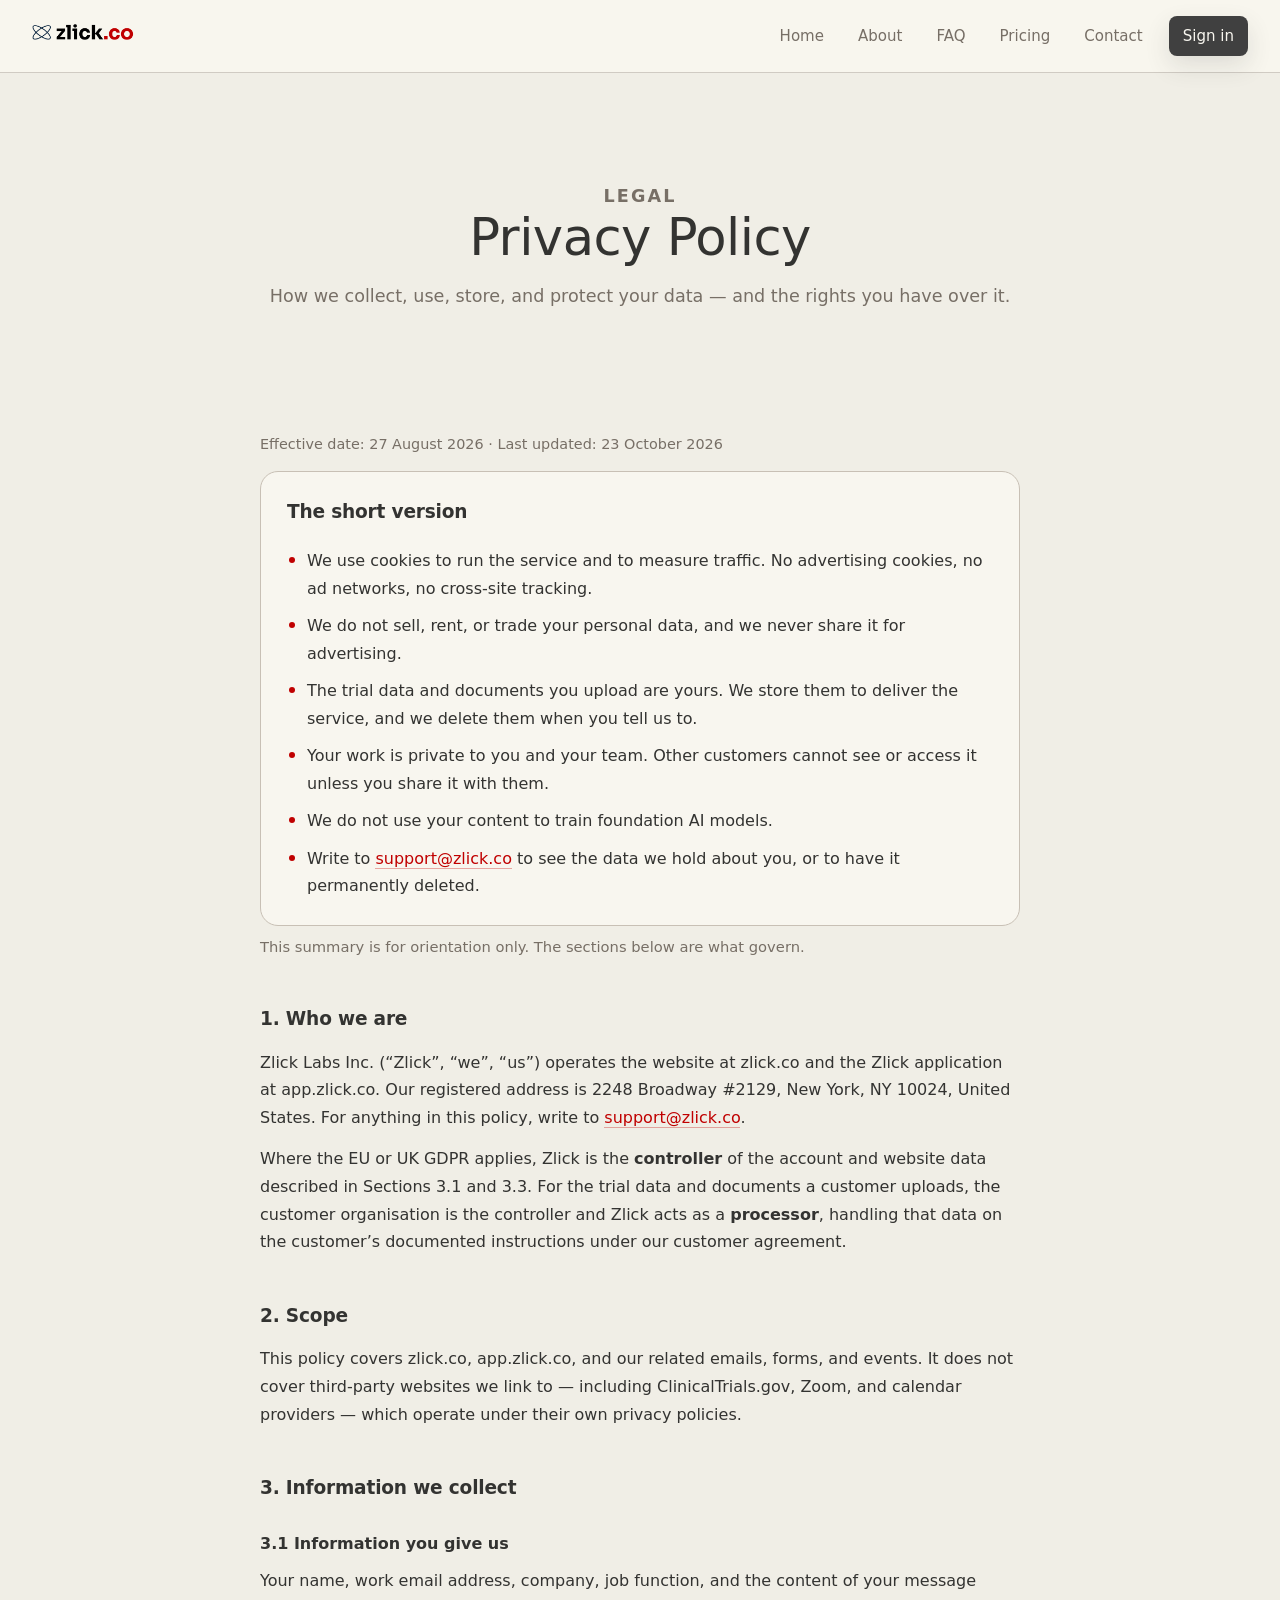
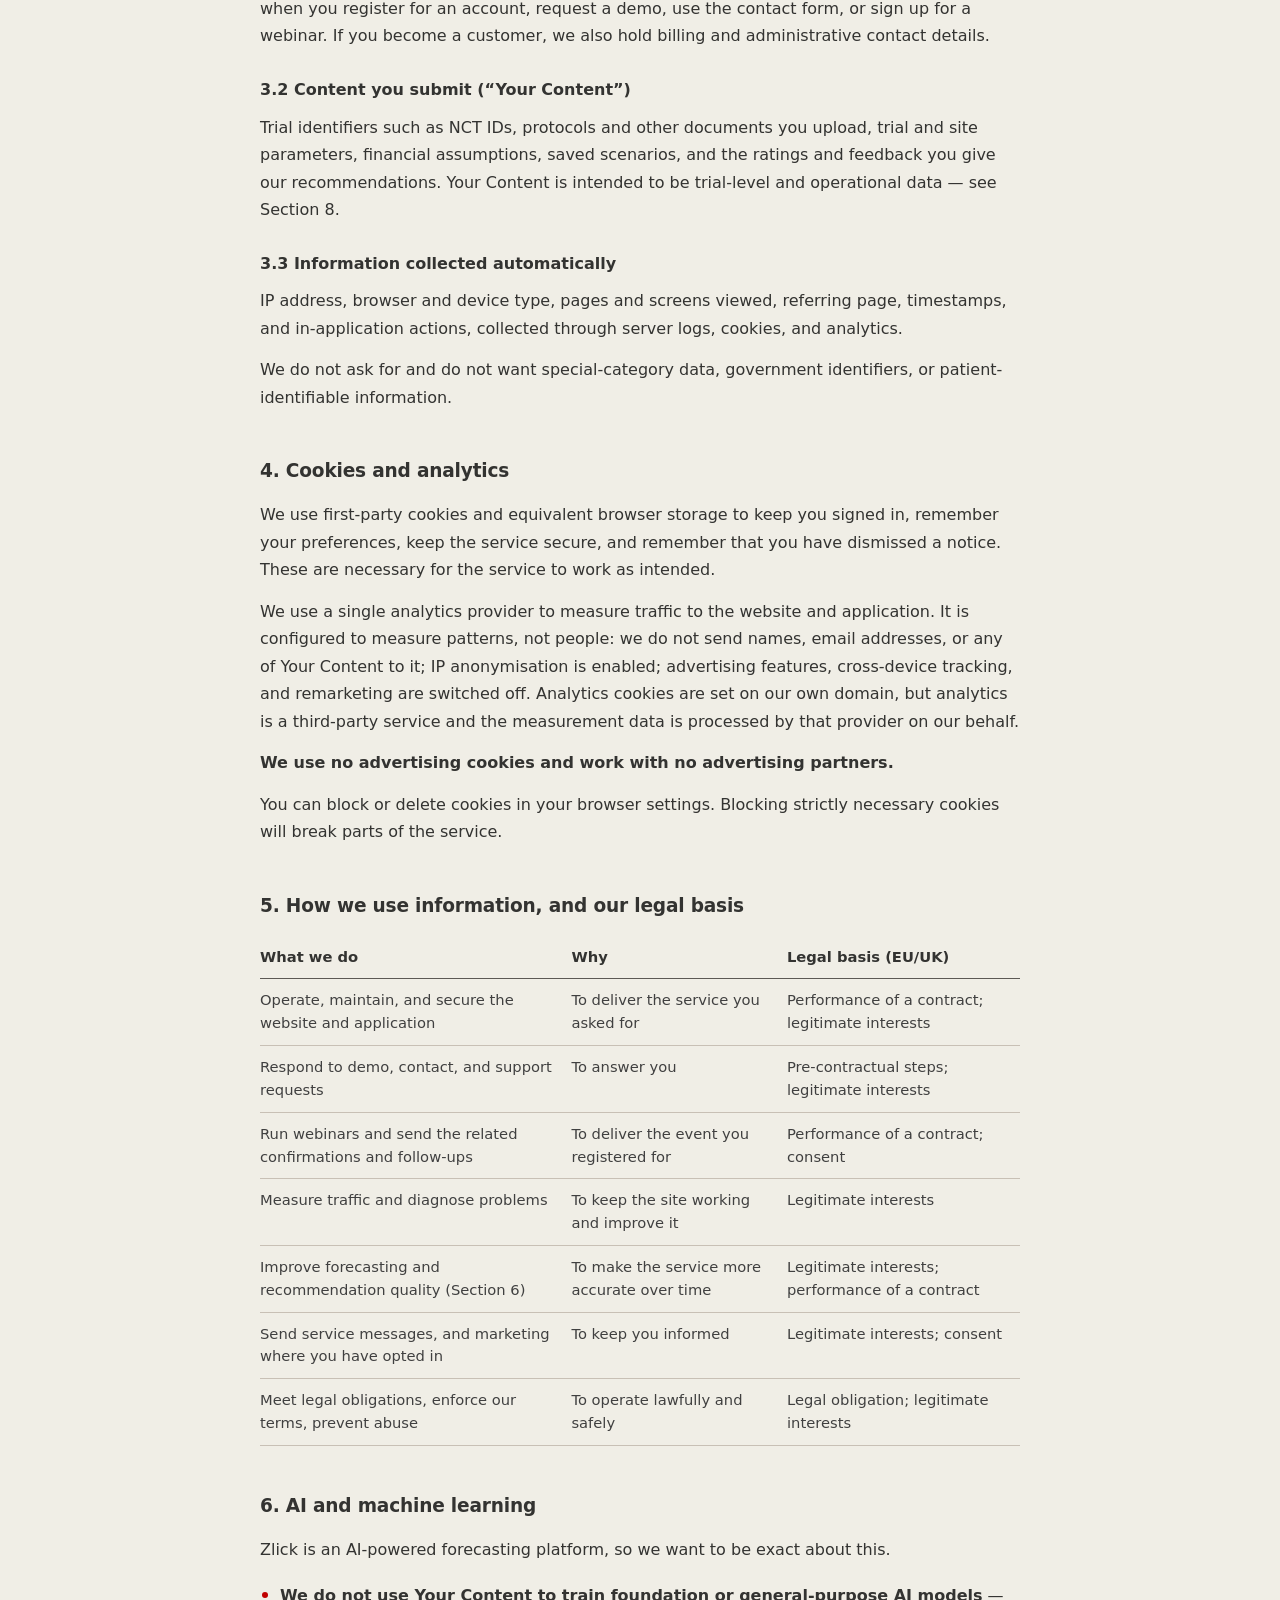
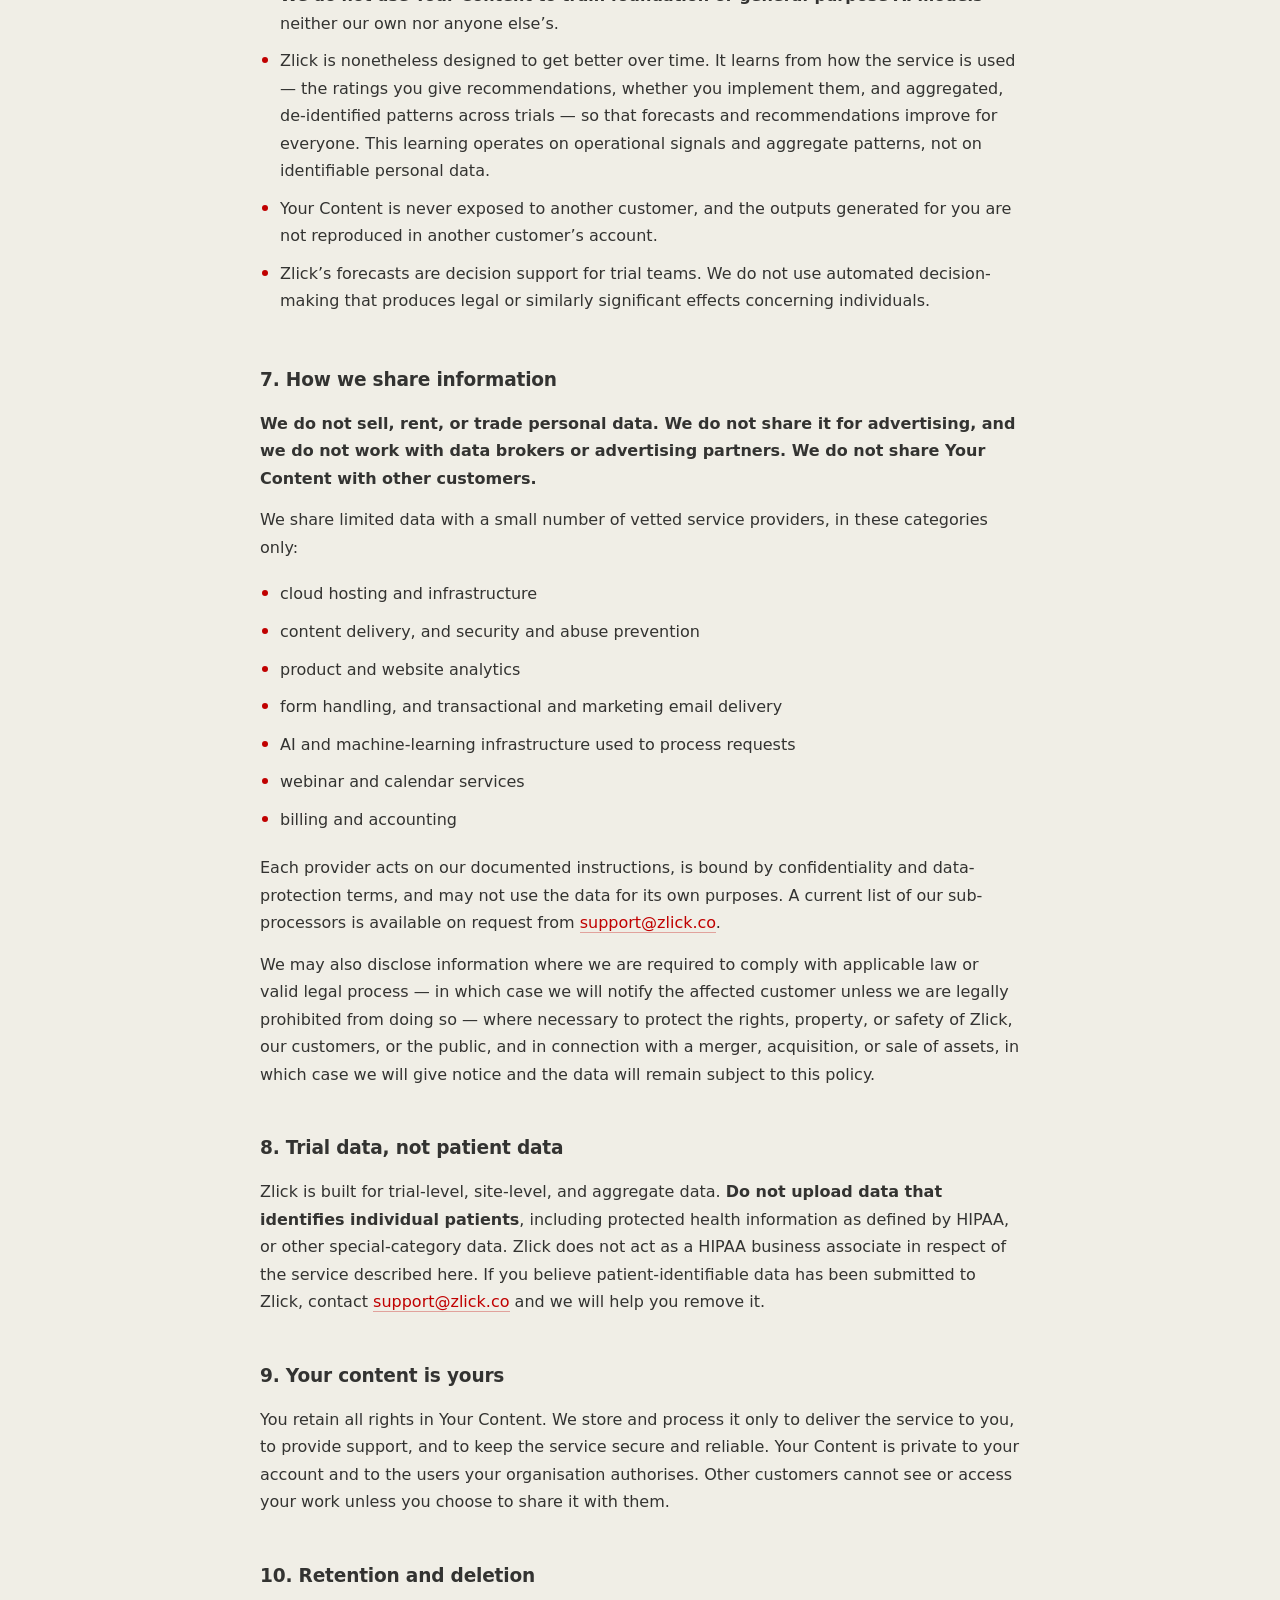
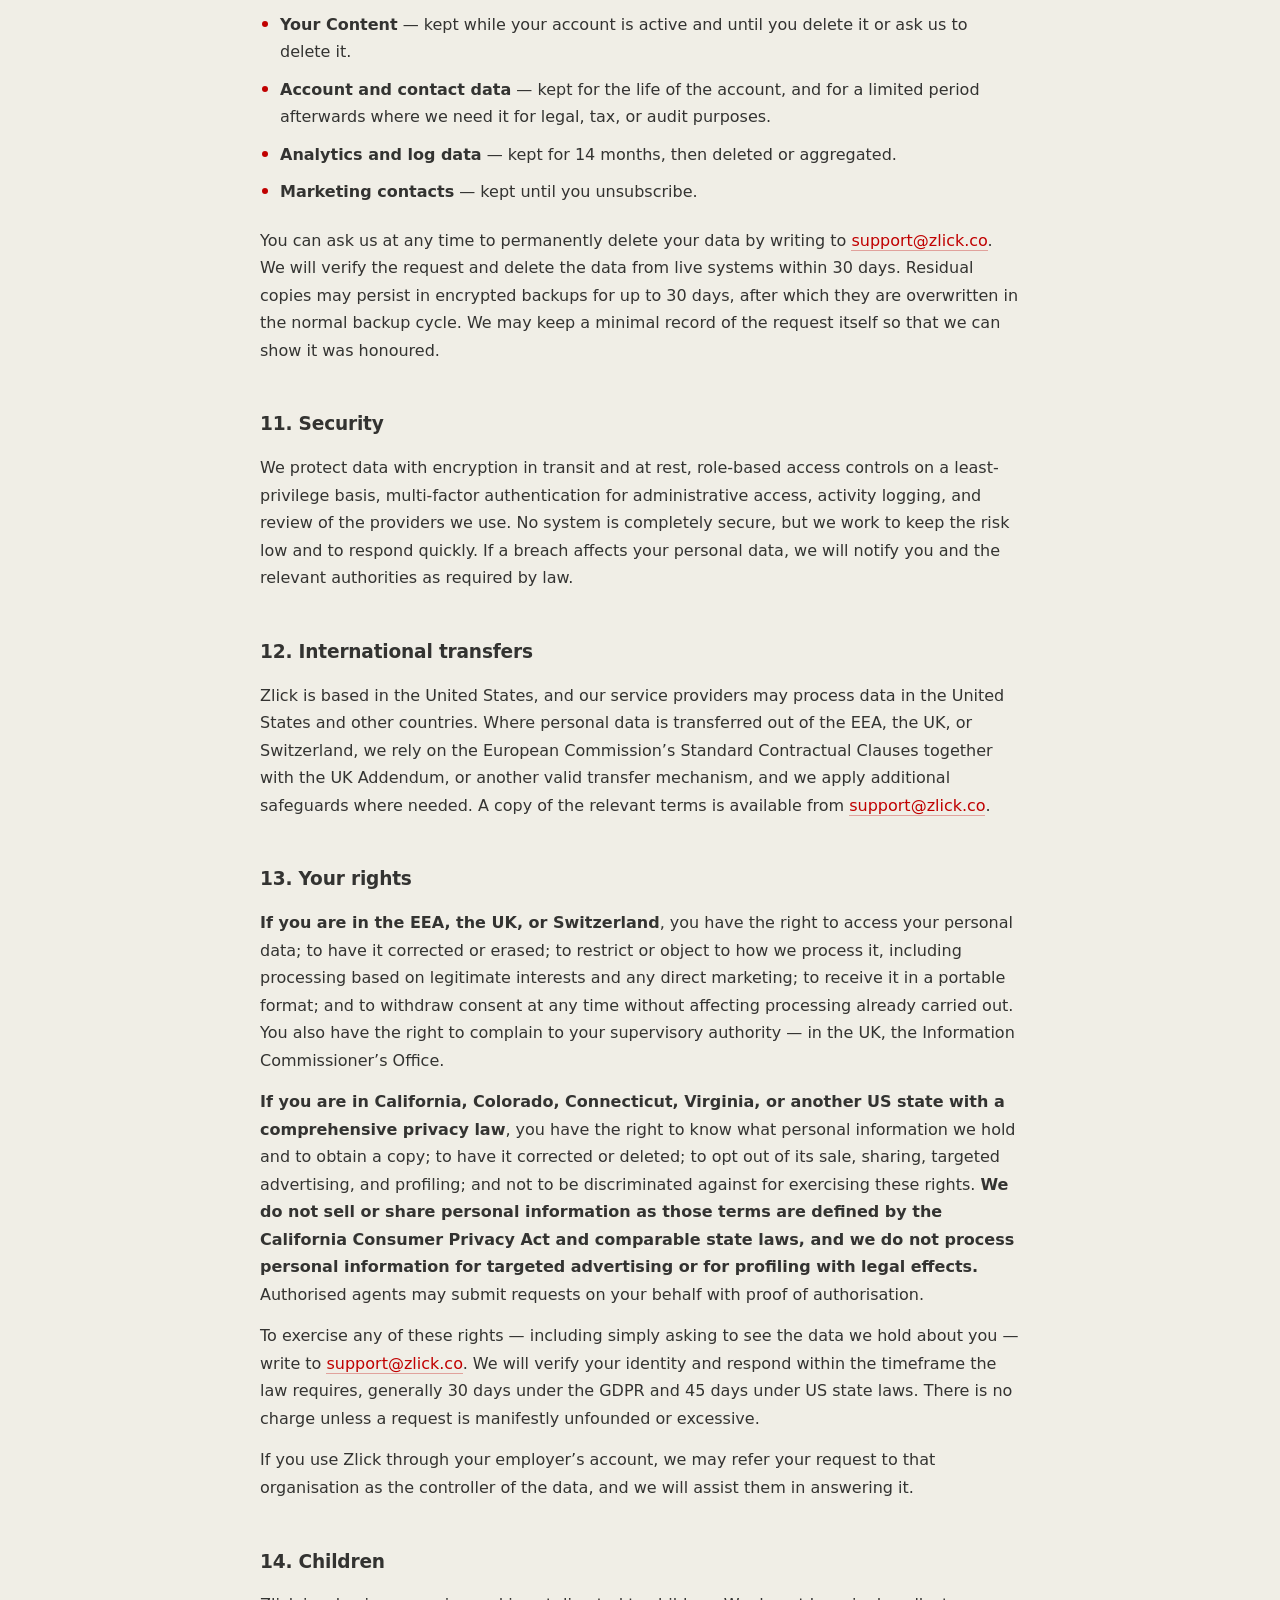
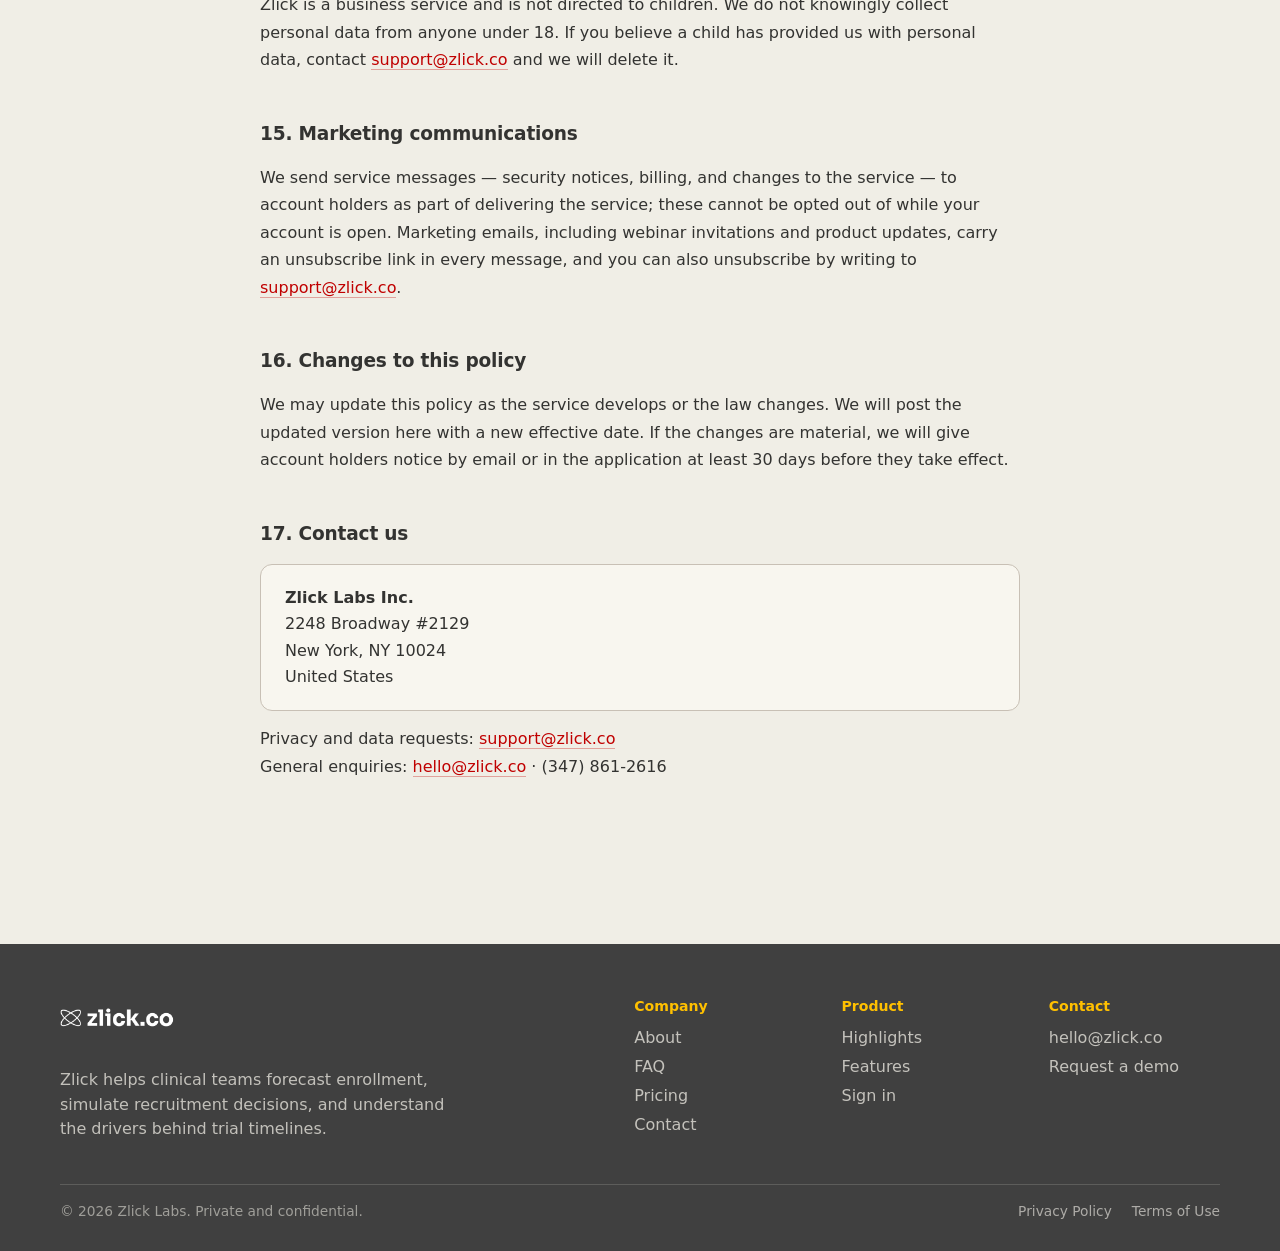
<file: privacy.html>
<!doctype html>
<html lang="en">
  <head>
    <meta charset="utf-8">
    <meta name="viewport" content="width=device-width, initial-scale=1">
    <title>Privacy Policy | Zlick</title>
    <!-- Google tag (gtag.js) -->
    <script async src="https://www.googletagmanager.com/gtag/js?id=G-YN9E7WGJY2"></script>
    <script>
      window.dataLayer = window.dataLayer || [];
      function gtag(){dataLayer.push(arguments);}
      gtag('js', new Date());
      gtag('config', 'G-YN9E7WGJY2');
    </script>
    <meta name="description" content="How Zlick collects, uses, stores, and protects your data — cookies, analytics, AI, retention, and your privacy rights.">
    <link rel="icon" type="image/png" href="zlick-icon.png">
    <link rel="stylesheet" href="styles.css?v=20260827b">
  </head>
  <body>
    <header class="site-header">
      <nav class="nav-shell" aria-label="Main navigation">
        <a class="brand-link" href="index.html" aria-label="Zlick home"><img src="zlick-logo.png" alt="Zlick"></a>
        <button class="nav-toggle" type="button" aria-label="Open navigation" aria-expanded="false" data-nav-toggle><span></span><span></span></button>
        <div class="nav-links" data-nav-links>
          <a class="nav-link" href="index.html">Home</a>
          <a class="nav-link" href="about.html">About</a>
          <a class="nav-link" href="faq.html">FAQ</a>
          <a class="nav-link" href="pricing.html">Pricing</a>
          <a class="nav-link" href="contact.html">Contact</a>
          <a class="account-link" href="https://app.zlick.co">Sign in</a>
        </div>
      </nav>
    </header>

    <main class="page">
      <section class="page-hero">
        <p class="eyebrow">Legal</p>
        <h1>Privacy Policy</h1>
        <p>How we collect, use, store, and protect your data — and the rights you have over it.</p>
      </section>

      <section class="section section-tight">
        <div class="legal">
          <p class="legal-meta">Effective date: 27 August 2026 &middot; Last updated: 23 October 2026</p>

          <div class="legal-summary">
            <h2>The short version</h2>
            <ul>
              <li>We use cookies to run the service and to measure traffic. No advertising cookies, no ad networks, no cross-site tracking.</li>
              <li>We do not sell, rent, or trade your personal data, and we never share it for advertising.</li>
              <li>The trial data and documents you upload are yours. We store them to deliver the service, and we delete them when you tell us to.</li>
              <li>Your work is private to you and your team. Other customers cannot see or access it unless you share it with them.</li>
              <li>We do not use your content to train foundation AI models.</li>
              <li>Write to <a href="mailto:support@zlick.co">support@zlick.co</a> to see the data we hold about you, or to have it permanently deleted.</li>
            </ul>
          </div>
          <p class="legal-note">This summary is for orientation only. The sections below are what govern.</p>

          <h2>1. Who we are</h2>
          <p>Zlick Labs Inc. (&ldquo;Zlick&rdquo;, &ldquo;we&rdquo;, &ldquo;us&rdquo;) operates the website at zlick.co and the Zlick application at app.zlick.co. Our registered address is 2248 Broadway #2129, New York, NY 10024, United States. For anything in this policy, write to <a href="mailto:support@zlick.co">support@zlick.co</a>.</p>
          <p>Where the EU or UK GDPR applies, Zlick is the <strong>controller</strong> of the account and website data described in Sections 3.1 and 3.3. For the trial data and documents a customer uploads, the customer organisation is the controller and Zlick acts as a <strong>processor</strong>, handling that data on the customer&rsquo;s documented instructions under our customer agreement.</p>

          <h2>2. Scope</h2>
          <p>This policy covers zlick.co, app.zlick.co, and our related emails, forms, and events. It does not cover third-party websites we link to &mdash; including ClinicalTrials.gov, Zoom, and calendar providers &mdash; which operate under their own privacy policies.</p>

          <h2>3. Information we collect</h2>
          <h3>3.1 Information you give us</h3>
          <p>Your name, work email address, company, job function, and the content of your message when you register for an account, request a demo, use the contact form, or sign up for a webinar. If you become a customer, we also hold billing and administrative contact details.</p>
          <h3>3.2 Content you submit (&ldquo;Your Content&rdquo;)</h3>
          <p>Trial identifiers such as NCT IDs, protocols and other documents you upload, trial and site parameters, financial assumptions, saved scenarios, and the ratings and feedback you give our recommendations. Your Content is intended to be trial-level and operational data &mdash; see Section 8.</p>
          <h3>3.3 Information collected automatically</h3>
          <p>IP address, browser and device type, pages and screens viewed, referring page, timestamps, and in-application actions, collected through server logs, cookies, and analytics.</p>
          <p>We do not ask for and do not want special-category data, government identifiers, or patient-identifiable information.</p>

          <h2>4. Cookies and analytics</h2>
          <p>We use first-party cookies and equivalent browser storage to keep you signed in, remember your preferences, keep the service secure, and remember that you have dismissed a notice. These are necessary for the service to work as intended.</p>
          <p>We use a single analytics provider to measure traffic to the website and application. It is configured to measure patterns, not people: we do not send names, email addresses, or any of Your Content to it; IP anonymisation is enabled; advertising features, cross-device tracking, and remarketing are switched off. Analytics cookies are set on our own domain, but analytics is a third-party service and the measurement data is processed by that provider on our behalf.</p>
          <p><strong>We use no advertising cookies and work with no advertising partners.</strong></p>
          <p>You can block or delete cookies in your browser settings. Blocking strictly necessary cookies will break parts of the service.</p>

          <h2>5. How we use information, and our legal basis</h2>
          <div class="legal-table-wrap">
            <table class="legal-table">
              <thead>
                <tr><th>What we do</th><th>Why</th><th>Legal basis (EU/UK)</th></tr>
              </thead>
              <tbody>
                <tr><td>Operate, maintain, and secure the website and application</td><td>To deliver the service you asked for</td><td>Performance of a contract; legitimate interests</td></tr>
                <tr><td>Respond to demo, contact, and support requests</td><td>To answer you</td><td>Pre-contractual steps; legitimate interests</td></tr>
                <tr><td>Run webinars and send the related confirmations and follow-ups</td><td>To deliver the event you registered for</td><td>Performance of a contract; consent</td></tr>
                <tr><td>Measure traffic and diagnose problems</td><td>To keep the site working and improve it</td><td>Legitimate interests</td></tr>
                <tr><td>Improve forecasting and recommendation quality (Section 6)</td><td>To make the service more accurate over time</td><td>Legitimate interests; performance of a contract</td></tr>
                <tr><td>Send service messages, and marketing where you have opted in</td><td>To keep you informed</td><td>Legitimate interests; consent</td></tr>
                <tr><td>Meet legal obligations, enforce our terms, prevent abuse</td><td>To operate lawfully and safely</td><td>Legal obligation; legitimate interests</td></tr>
              </tbody>
            </table>
          </div>

          <h2>6. AI and machine learning</h2>
          <p>Zlick is an AI-powered forecasting platform, so we want to be exact about this.</p>
          <ul>
            <li><strong>We do not use Your Content to train foundation or general-purpose AI models</strong> &mdash; neither our own nor anyone else&rsquo;s.</li>
            <li>Zlick is nonetheless designed to get better over time. It learns from how the service is used &mdash; the ratings you give recommendations, whether you implement them, and aggregated, de-identified patterns across trials &mdash; so that forecasts and recommendations improve for everyone. This learning operates on operational signals and aggregate patterns, not on identifiable personal data.</li>
            <li>Your Content is never exposed to another customer, and the outputs generated for you are not reproduced in another customer&rsquo;s account.</li>
            <li>Zlick&rsquo;s forecasts are decision support for trial teams. We do not use automated decision-making that produces legal or similarly significant effects concerning individuals.</li>
          </ul>

          <h2>7. How we share information</h2>
          <p><strong>We do not sell, rent, or trade personal data. We do not share it for advertising, and we do not work with data brokers or advertising partners. We do not share Your Content with other customers.</strong></p>
          <p>We share limited data with a small number of vetted service providers, in these categories only:</p>
          <ul>
            <li>cloud hosting and infrastructure</li>
            <li>content delivery, and security and abuse prevention</li>
            <li>product and website analytics</li>
            <li>form handling, and transactional and marketing email delivery</li>
            <li>AI and machine-learning infrastructure used to process requests</li>
            <li>webinar and calendar services</li>
            <li>billing and accounting</li>
          </ul>
          <p>Each provider acts on our documented instructions, is bound by confidentiality and data-protection terms, and may not use the data for its own purposes. A current list of our sub-processors is available on request from <a href="mailto:support@zlick.co">support@zlick.co</a>.</p>
          <p>We may also disclose information where we are required to comply with applicable law or valid legal process &mdash; in which case we will notify the affected customer unless we are legally prohibited from doing so &mdash; where necessary to protect the rights, property, or safety of Zlick, our customers, or the public, and in connection with a merger, acquisition, or sale of assets, in which case we will give notice and the data will remain subject to this policy.</p>

          <h2>8. Trial data, not patient data</h2>
          <p>Zlick is built for trial-level, site-level, and aggregate data. <strong>Do not upload data that identifies individual patients</strong>, including protected health information as defined by HIPAA, or other special-category data. Zlick does not act as a HIPAA business associate in respect of the service described here. If you believe patient-identifiable data has been submitted to Zlick, contact <a href="mailto:support@zlick.co">support@zlick.co</a> and we will help you remove it.</p>

          <h2>9. Your content is yours</h2>
          <p>You retain all rights in Your Content. We store and process it only to deliver the service to you, to provide support, and to keep the service secure and reliable. Your Content is private to your account and to the users your organisation authorises. Other customers cannot see or access your work unless you choose to share it with them.</p>

          <h2>10. Retention and deletion</h2>
          <ul>
            <li><strong>Your Content</strong> &mdash; kept while your account is active and until you delete it or ask us to delete it.</li>
            <li><strong>Account and contact data</strong> &mdash; kept for the life of the account, and for a limited period afterwards where we need it for legal, tax, or audit purposes.</li>
            <li><strong>Analytics and log data</strong> &mdash; kept for 14 months, then deleted or aggregated.</li>
            <li><strong>Marketing contacts</strong> &mdash; kept until you unsubscribe.</li>
          </ul>
          <p>You can ask us at any time to permanently delete your data by writing to <a href="mailto:support@zlick.co">support@zlick.co</a>. We will verify the request and delete the data from live systems within 30 days. Residual copies may persist in encrypted backups for up to 30 days, after which they are overwritten in the normal backup cycle. We may keep a minimal record of the request itself so that we can show it was honoured.</p>

          <h2>11. Security</h2>
          <p>We protect data with encryption in transit and at rest, role-based access controls on a least-privilege basis, multi-factor authentication for administrative access, activity logging, and review of the providers we use. No system is completely secure, but we work to keep the risk low and to respond quickly. If a breach affects your personal data, we will notify you and the relevant authorities as required by law.</p>

          <h2>12. International transfers</h2>
          <p>Zlick is based in the United States, and our service providers may process data in the United States and other countries. Where personal data is transferred out of the EEA, the UK, or Switzerland, we rely on the European Commission&rsquo;s Standard Contractual Clauses together with the UK Addendum, or another valid transfer mechanism, and we apply additional safeguards where needed. A copy of the relevant terms is available from <a href="mailto:support@zlick.co">support@zlick.co</a>.</p>

          <h2>13. Your rights</h2>
          <p><strong>If you are in the EEA, the UK, or Switzerland</strong>, you have the right to access your personal data; to have it corrected or erased; to restrict or object to how we process it, including processing based on legitimate interests and any direct marketing; to receive it in a portable format; and to withdraw consent at any time without affecting processing already carried out. You also have the right to complain to your supervisory authority &mdash; in the UK, the Information Commissioner&rsquo;s Office.</p>
          <p><strong>If you are in California, Colorado, Connecticut, Virginia, or another US state with a comprehensive privacy law</strong>, you have the right to know what personal information we hold and to obtain a copy; to have it corrected or deleted; to opt out of its sale, sharing, targeted advertising, and profiling; and not to be discriminated against for exercising these rights. <strong>We do not sell or share personal information as those terms are defined by the California Consumer Privacy Act and comparable state laws, and we do not process personal information for targeted advertising or for profiling with legal effects.</strong> Authorised agents may submit requests on your behalf with proof of authorisation.</p>
          <p>To exercise any of these rights &mdash; including simply asking to see the data we hold about you &mdash; write to <a href="mailto:support@zlick.co">support@zlick.co</a>. We will verify your identity and respond within the timeframe the law requires, generally 30 days under the GDPR and 45 days under US state laws. There is no charge unless a request is manifestly unfounded or excessive.</p>
          <p>If you use Zlick through your employer&rsquo;s account, we may refer your request to that organisation as the controller of the data, and we will assist them in answering it.</p>

          <h2>14. Children</h2>
          <p>Zlick is a business service and is not directed to children. We do not knowingly collect personal data from anyone under 18. If you believe a child has provided us with personal data, contact <a href="mailto:support@zlick.co">support@zlick.co</a> and we will delete it.</p>

          <h2>15. Marketing communications</h2>
          <p>We send service messages &mdash; security notices, billing, and changes to the service &mdash; to account holders as part of delivering the service; these cannot be opted out of while your account is open. Marketing emails, including webinar invitations and product updates, carry an unsubscribe link in every message, and you can also unsubscribe by writing to <a href="mailto:support@zlick.co">support@zlick.co</a>.</p>

          <h2>16. Changes to this policy</h2>
          <p>We may update this policy as the service develops or the law changes. We will post the updated version here with a new effective date. If the changes are material, we will give account holders notice by email or in the application at least 30 days before they take effect.</p>

          <h2>17. Contact us</h2>
          <div class="legal-contact">
            <strong>Zlick Labs Inc.</strong><br>
            2248 Broadway #2129<br>
            New York, NY 10024<br>
            United States
          </div>
          <p>Privacy and data requests: <a href="mailto:support@zlick.co">support@zlick.co</a><br>
          General enquiries: <a href="mailto:hello@zlick.co">hello@zlick.co</a> &middot; (347) 861-2616</p>
        </div>
      </section>
    </main>

    <footer class="site-footer">
      <div class="footer-inner">
        <div><img class="footer-logo" src="zlick-logo.png" alt="Zlick"><p class="footer-copy">Zlick helps clinical teams forecast enrollment, simulate recruitment decisions, and understand the drivers behind trial timelines.</p></div>
        <div class="footer-col"><h3>Company</h3><a href="about.html">About</a><a href="faq.html">FAQ</a><a href="pricing.html">Pricing</a><a href="contact.html">Contact</a></div>
        <div class="footer-col"><h3>Product</h3><a href="index.html#highlights">Highlights</a><a href="index.html#features">Features</a><a href="https://app.zlick.co">Sign in</a></div>
        <div class="footer-col"><h3>Contact</h3><span>hello@zlick.co</span><a href="contact.html">Request a demo</a></div>
      </div>
      <div class="footer-bottom"><span>&copy; 2026 Zlick Labs. Private and confidential.</span><span class="footer-legal"><a href="privacy.html">Privacy Policy</a><a href="terms.html">Terms of Use</a></span></div>
    </footer>
    <script src="script.js?v=20260827b"></script>
  </body>
</html>
</file>
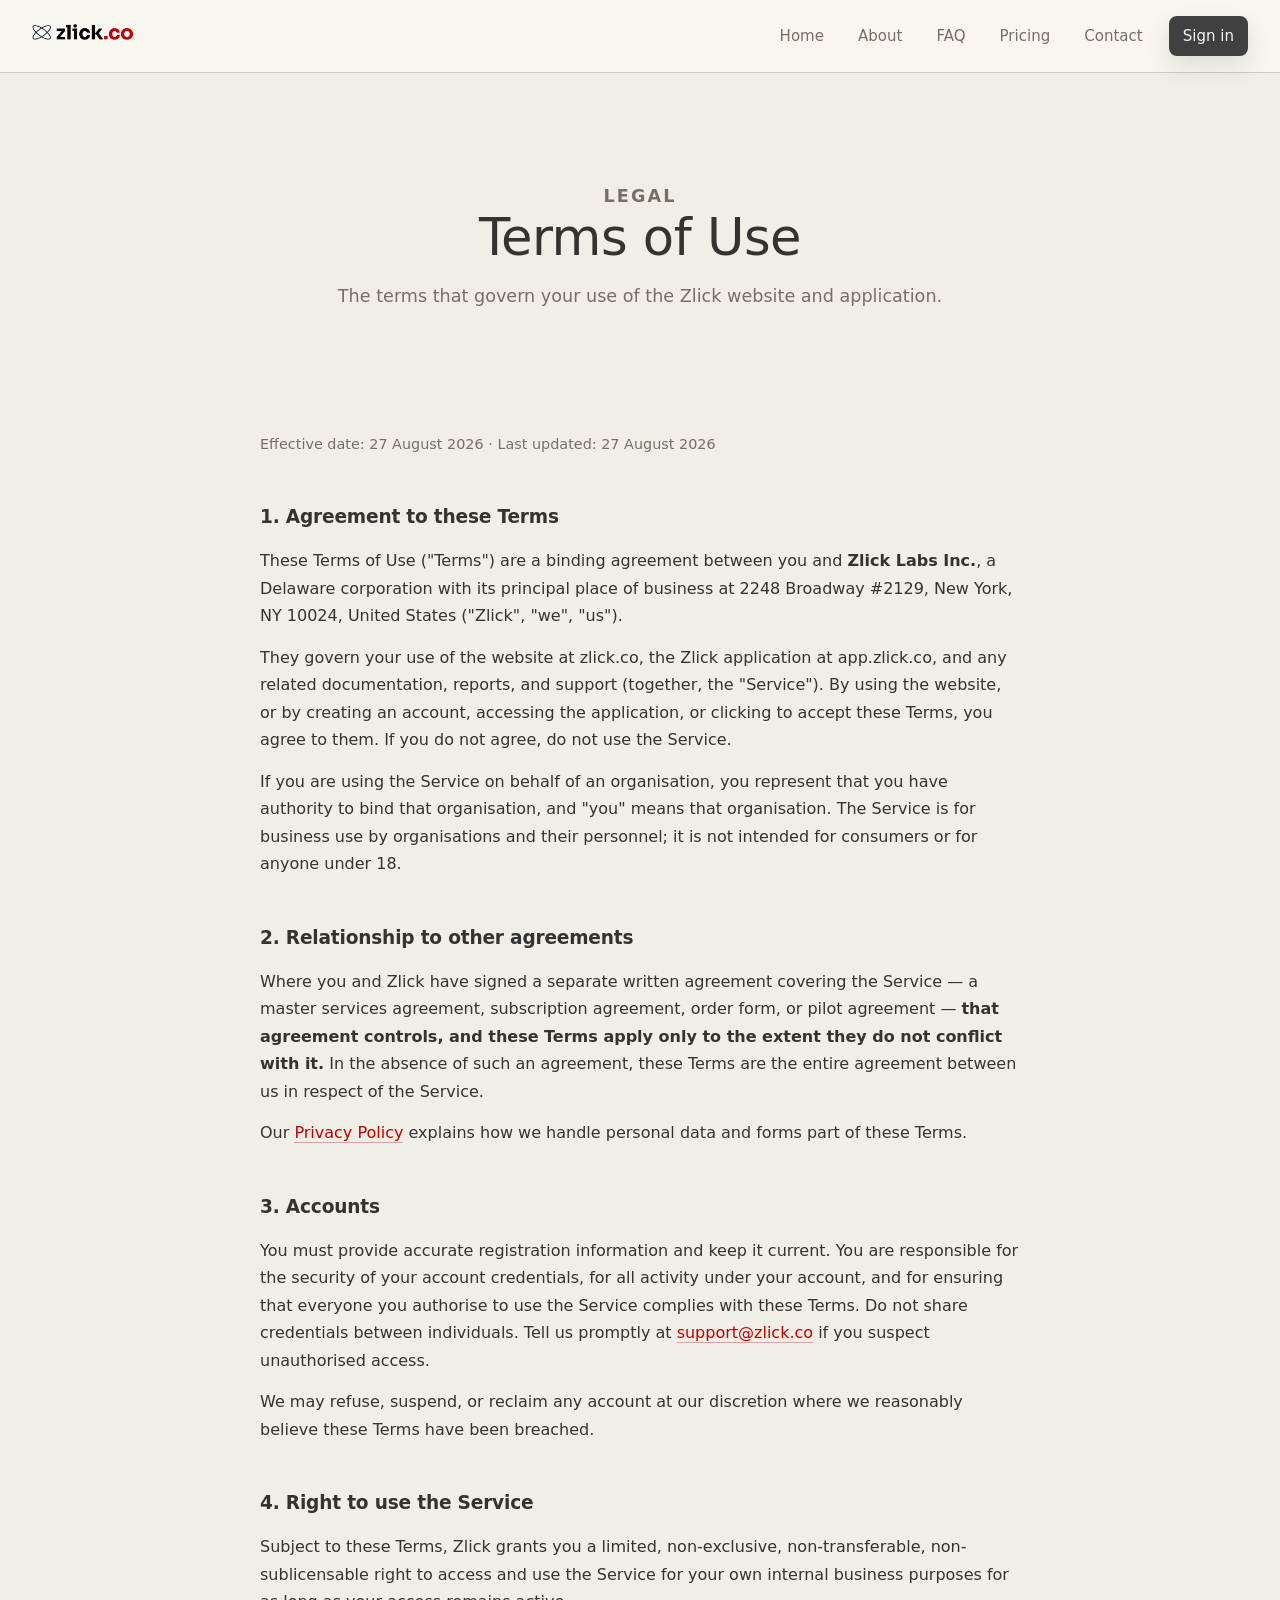
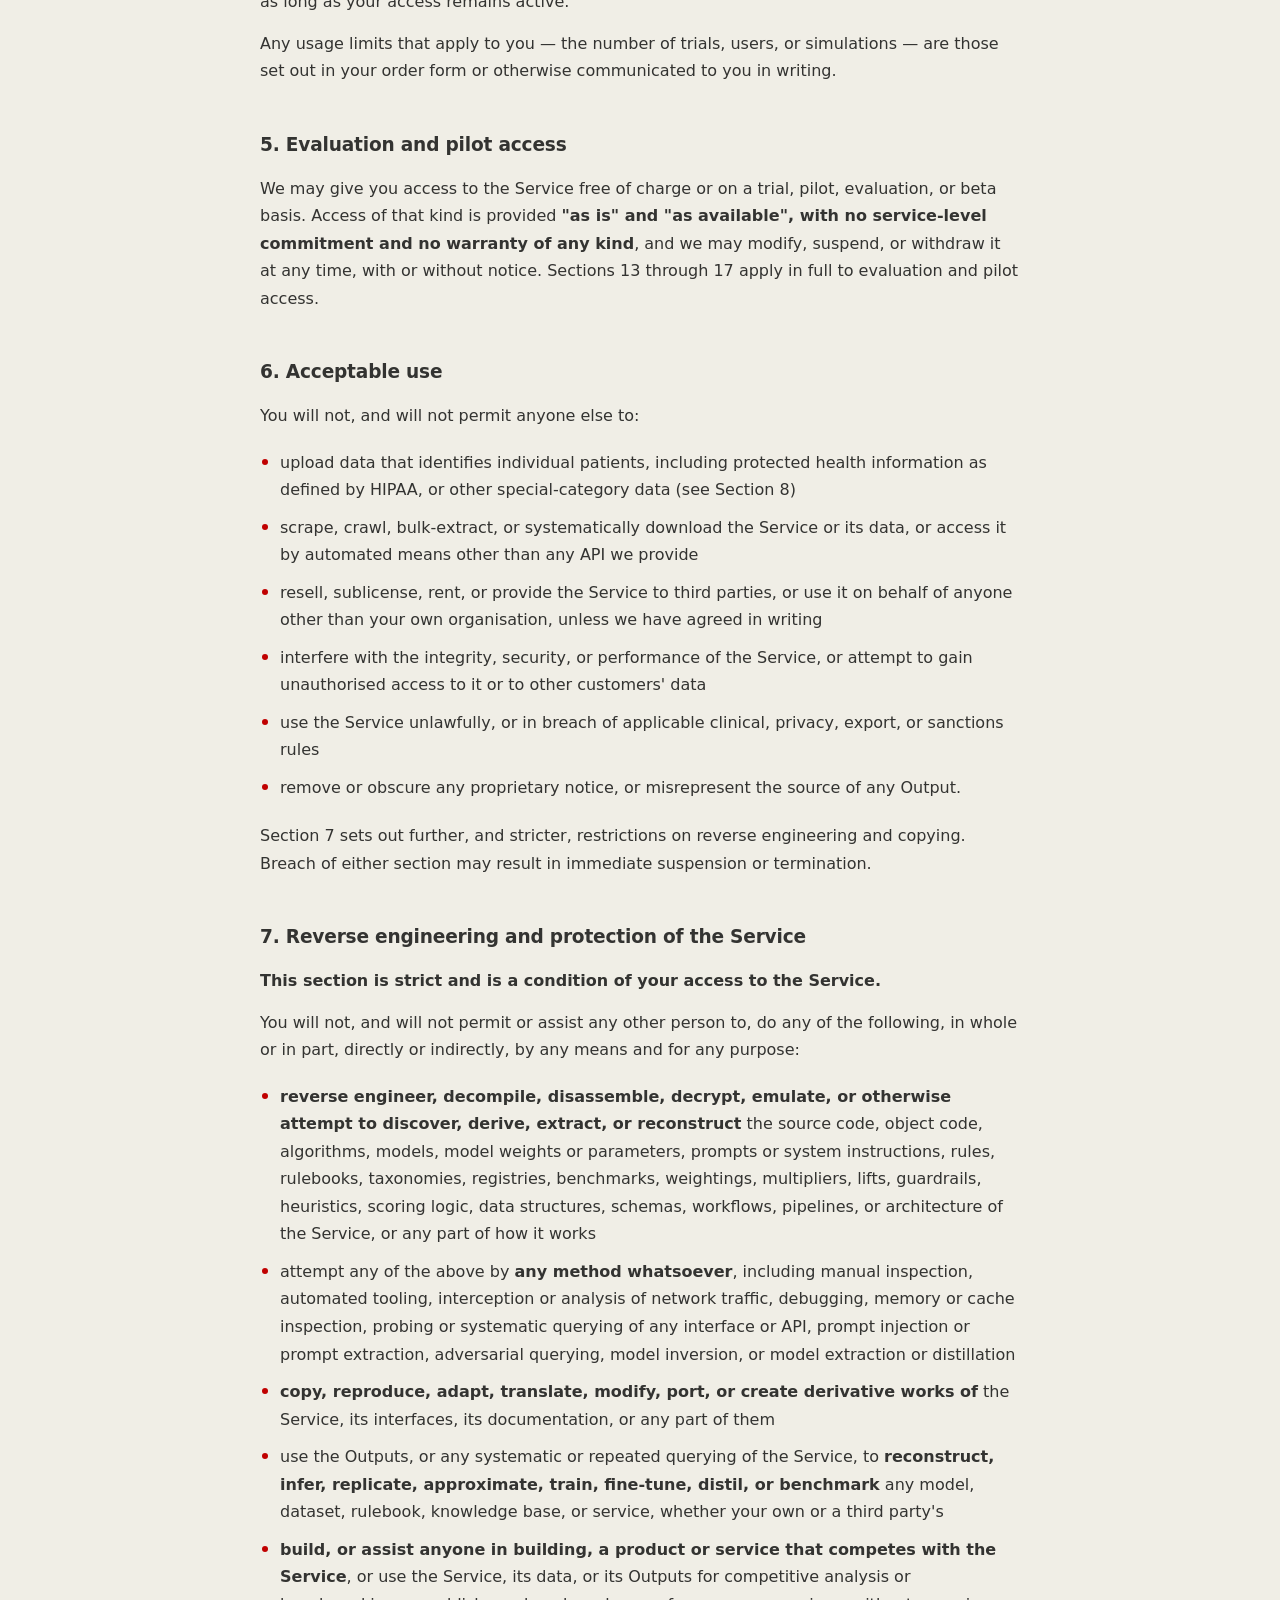
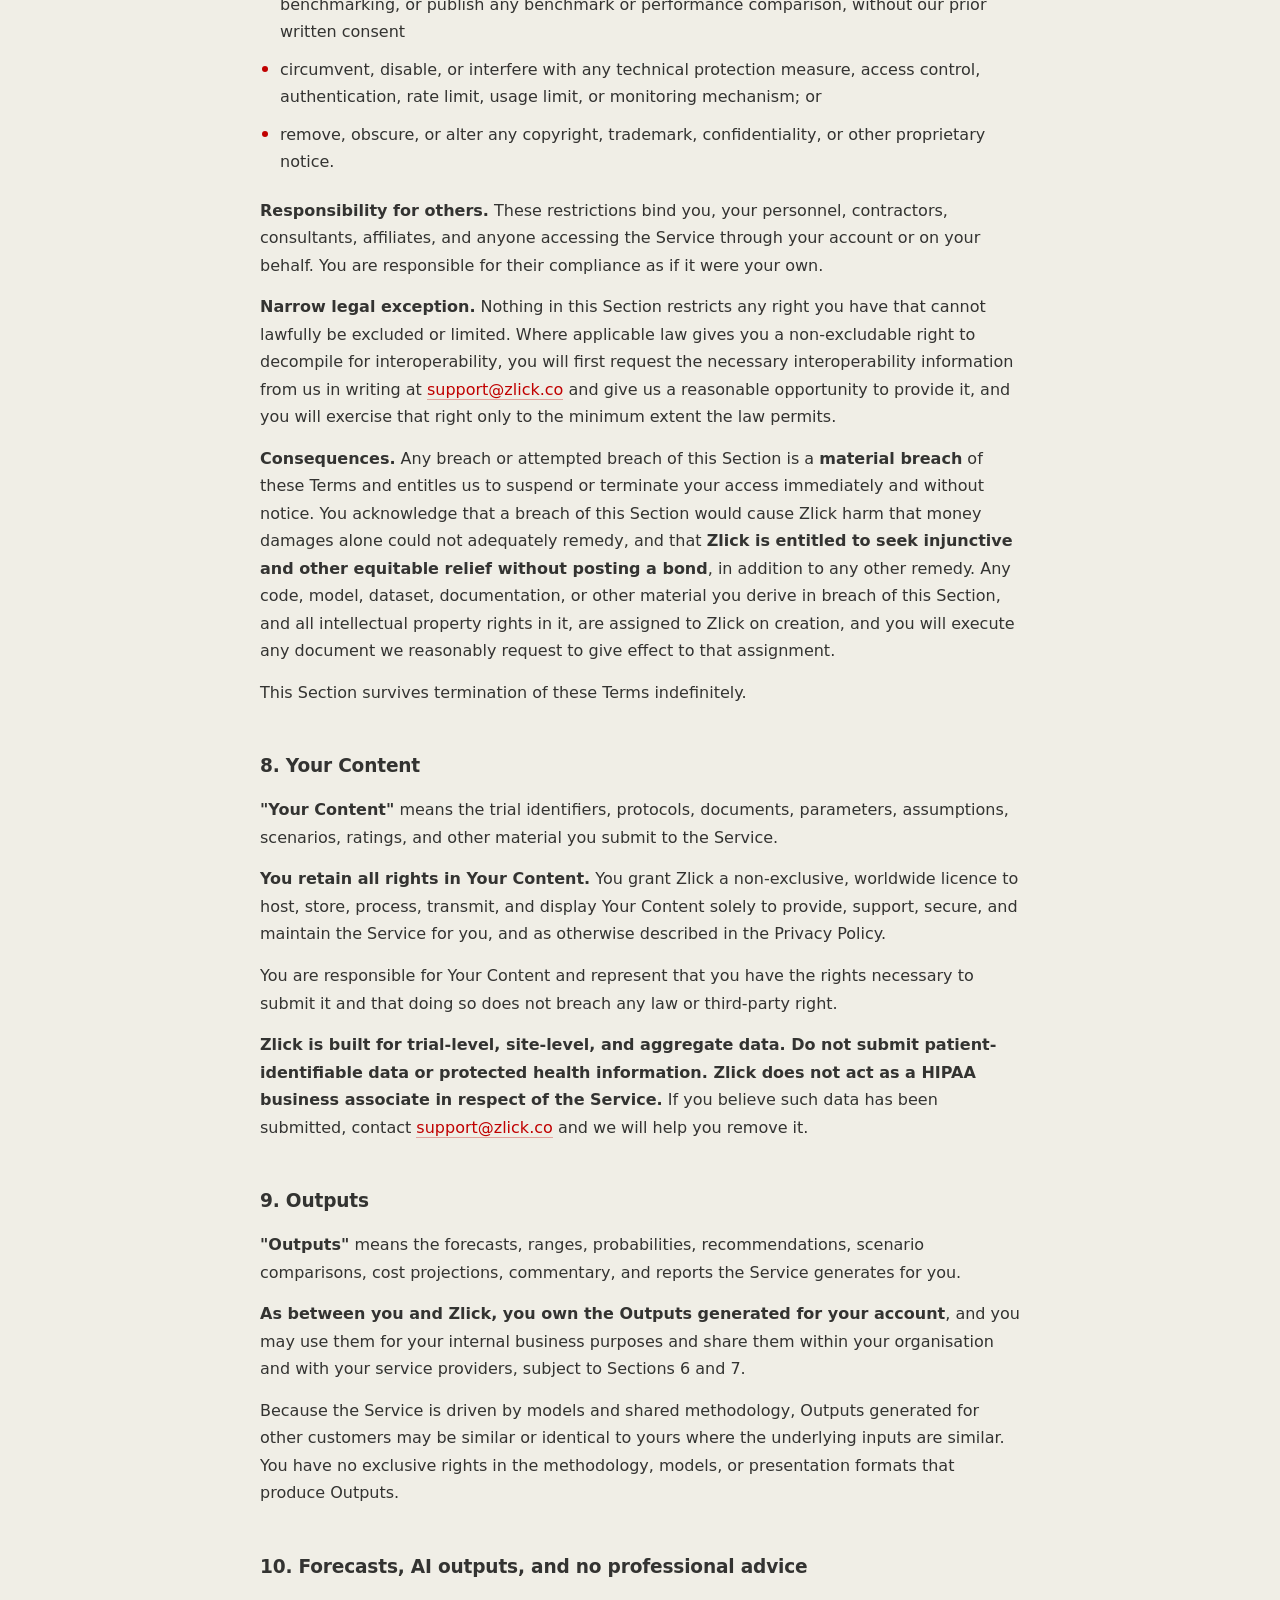
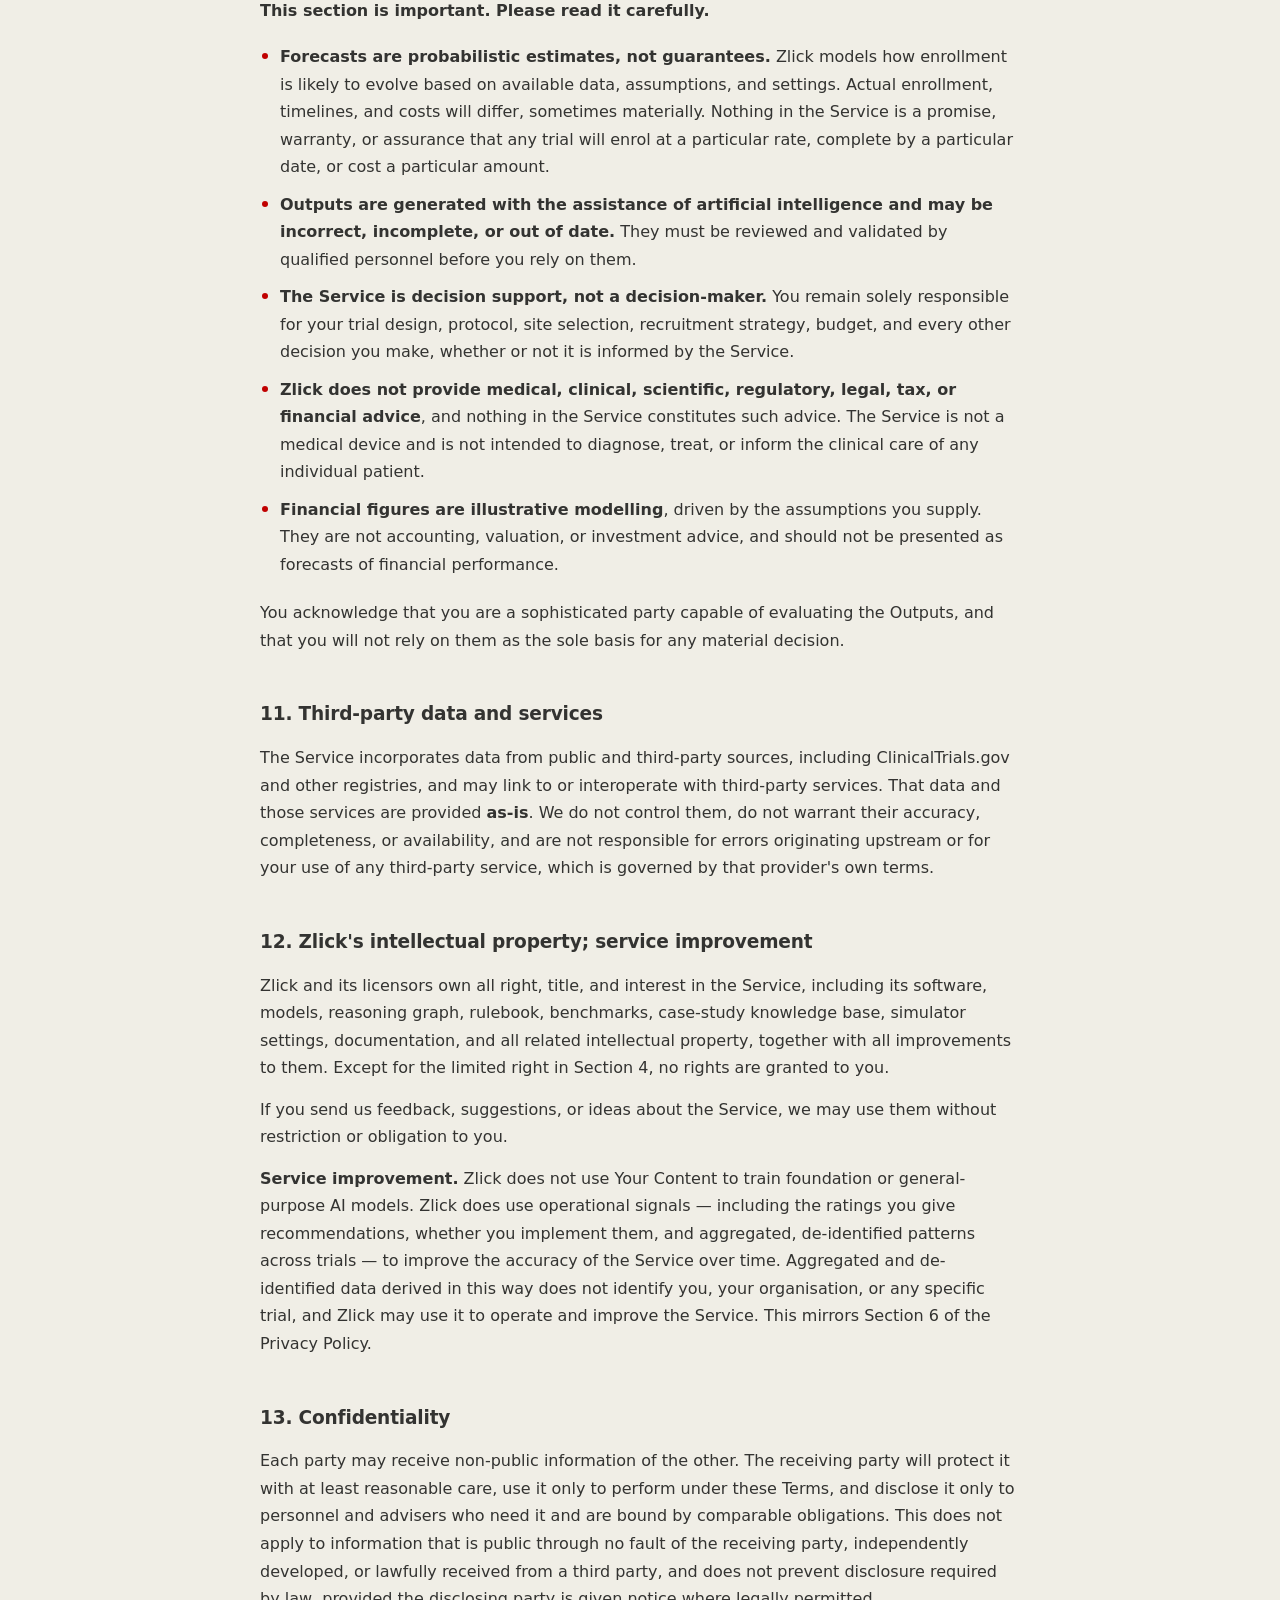
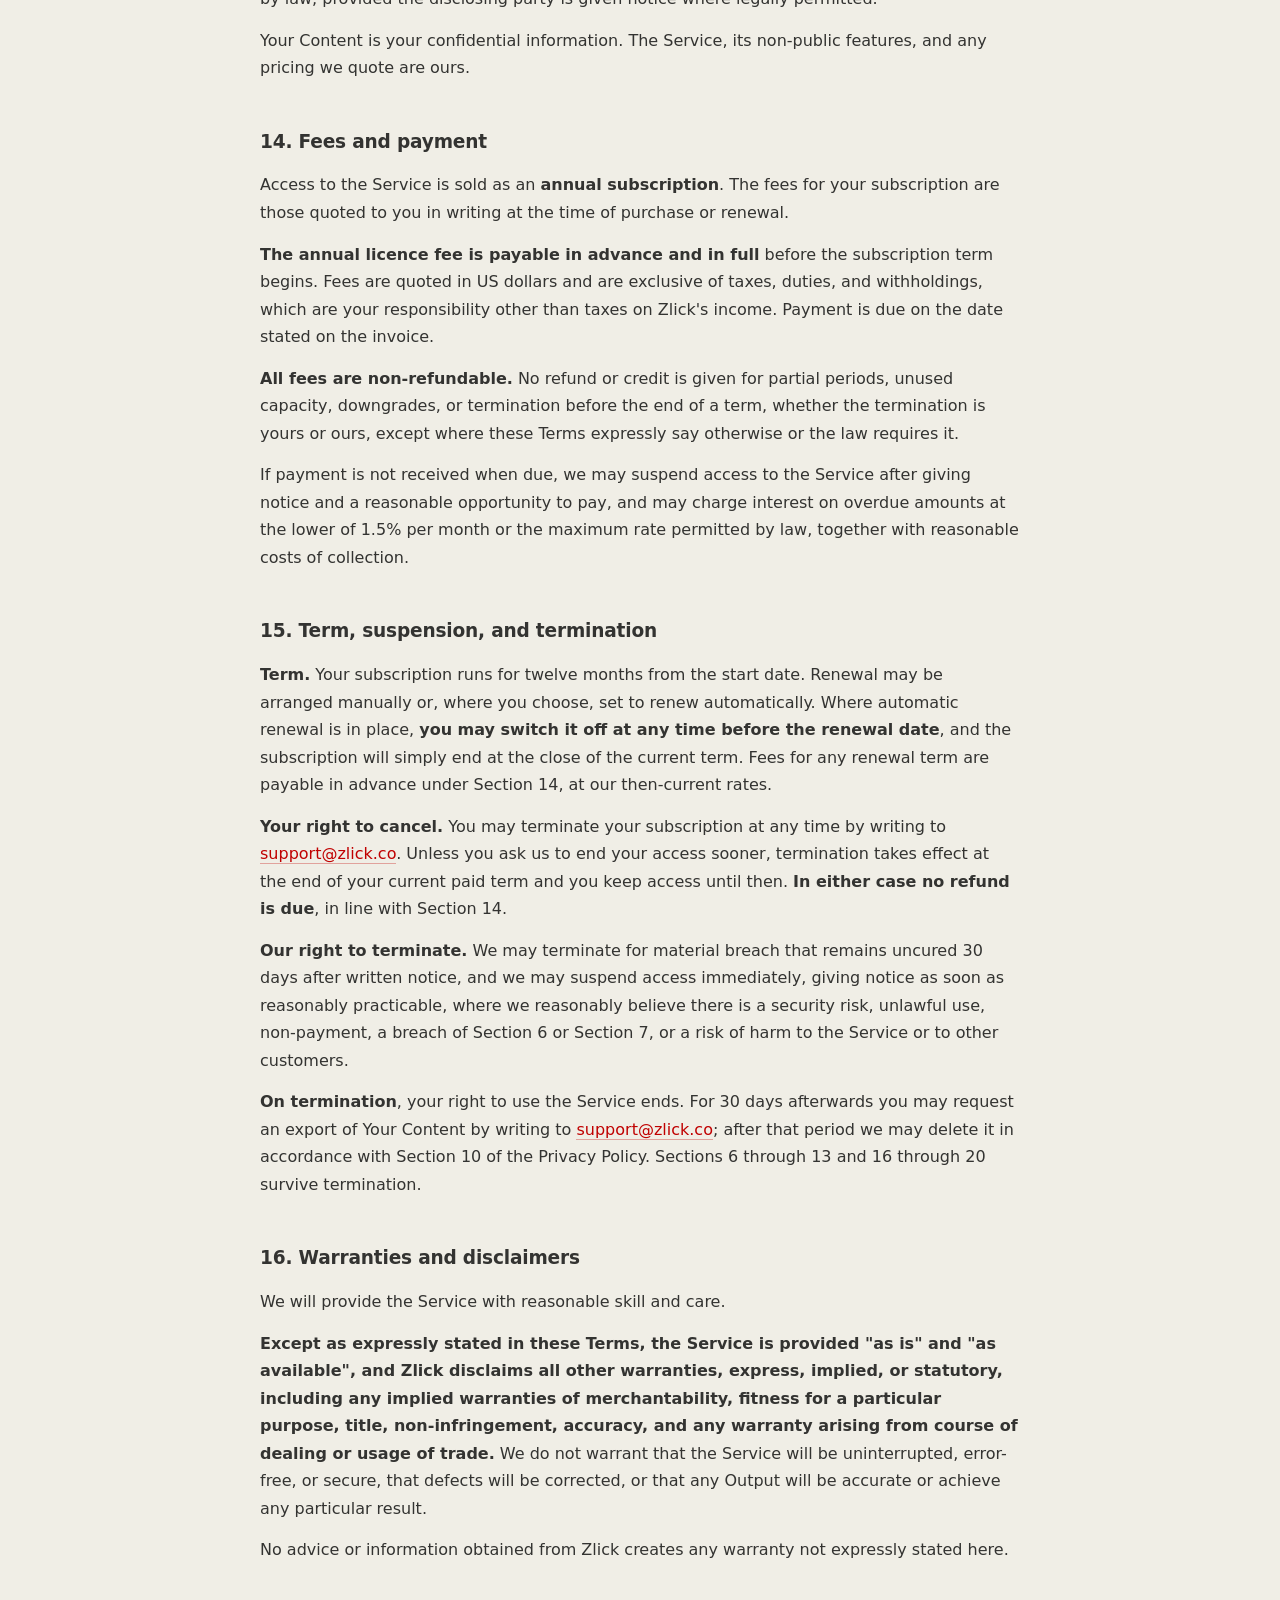
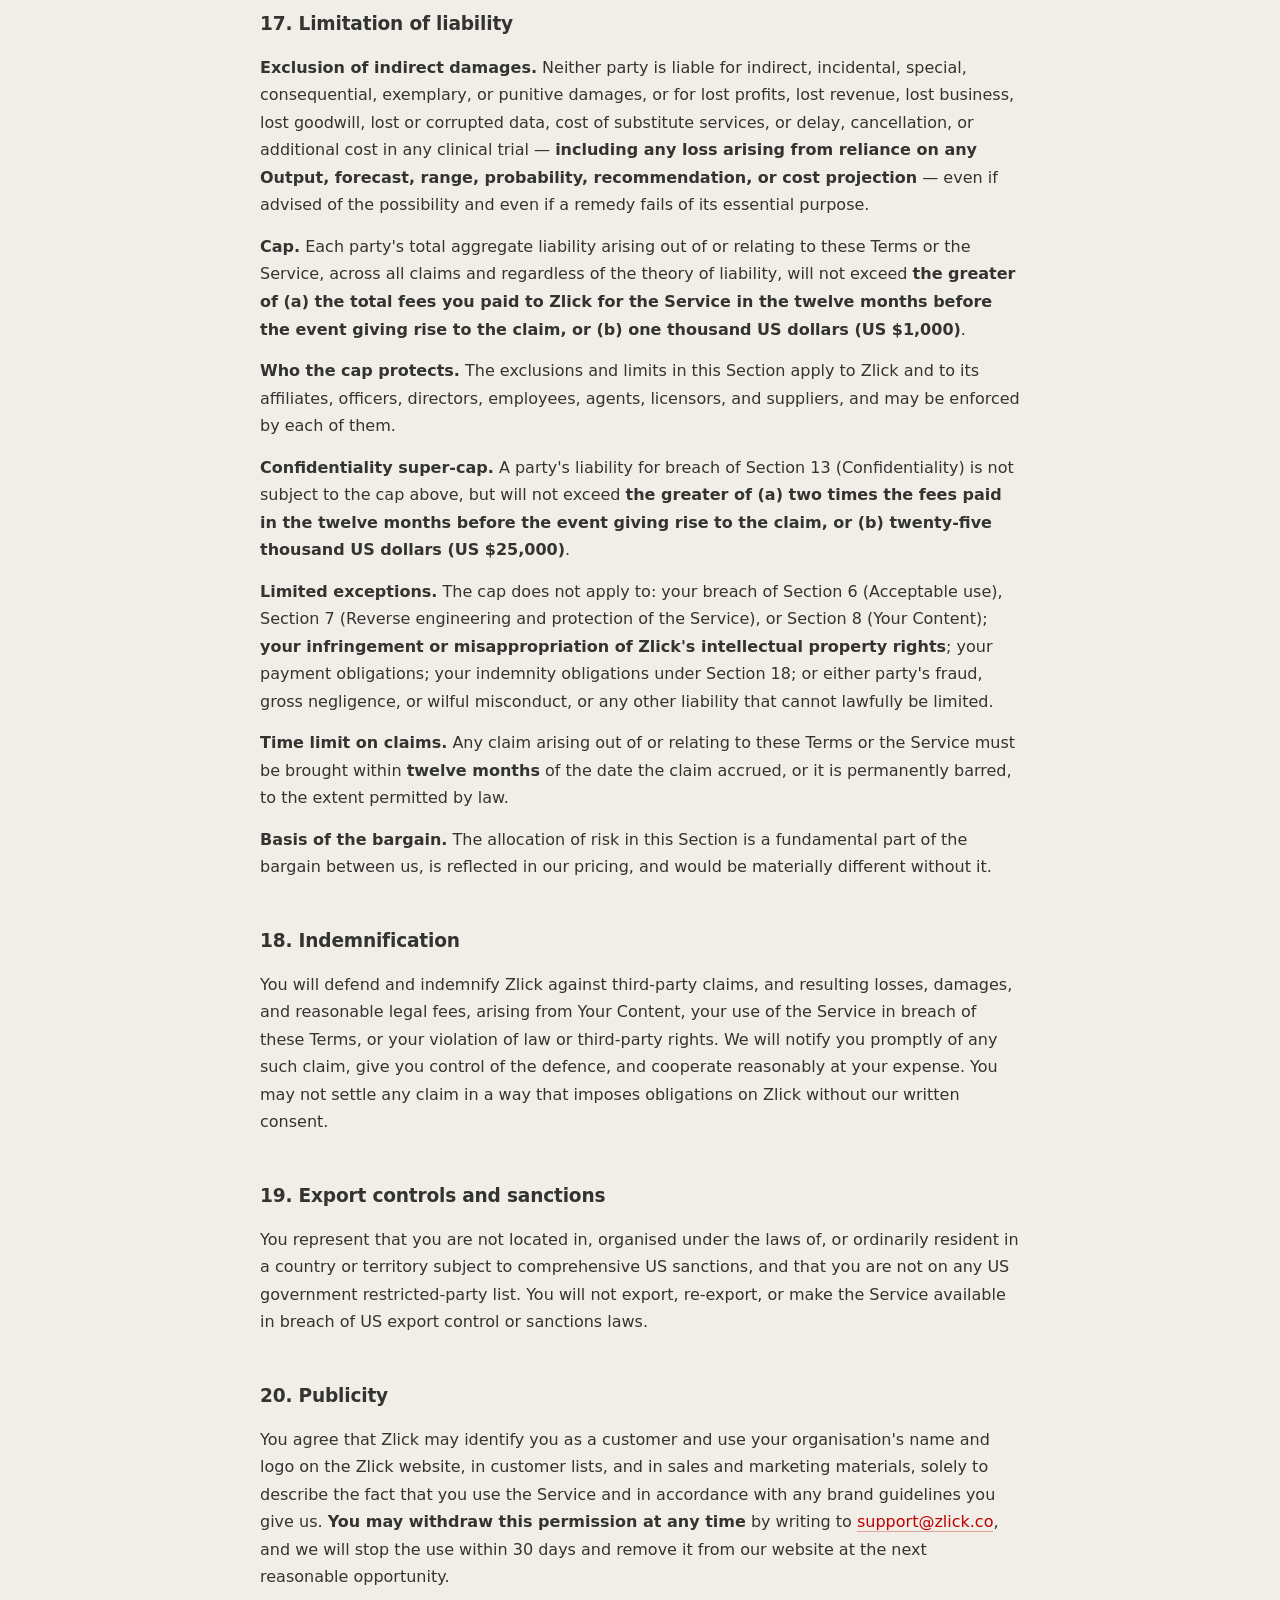
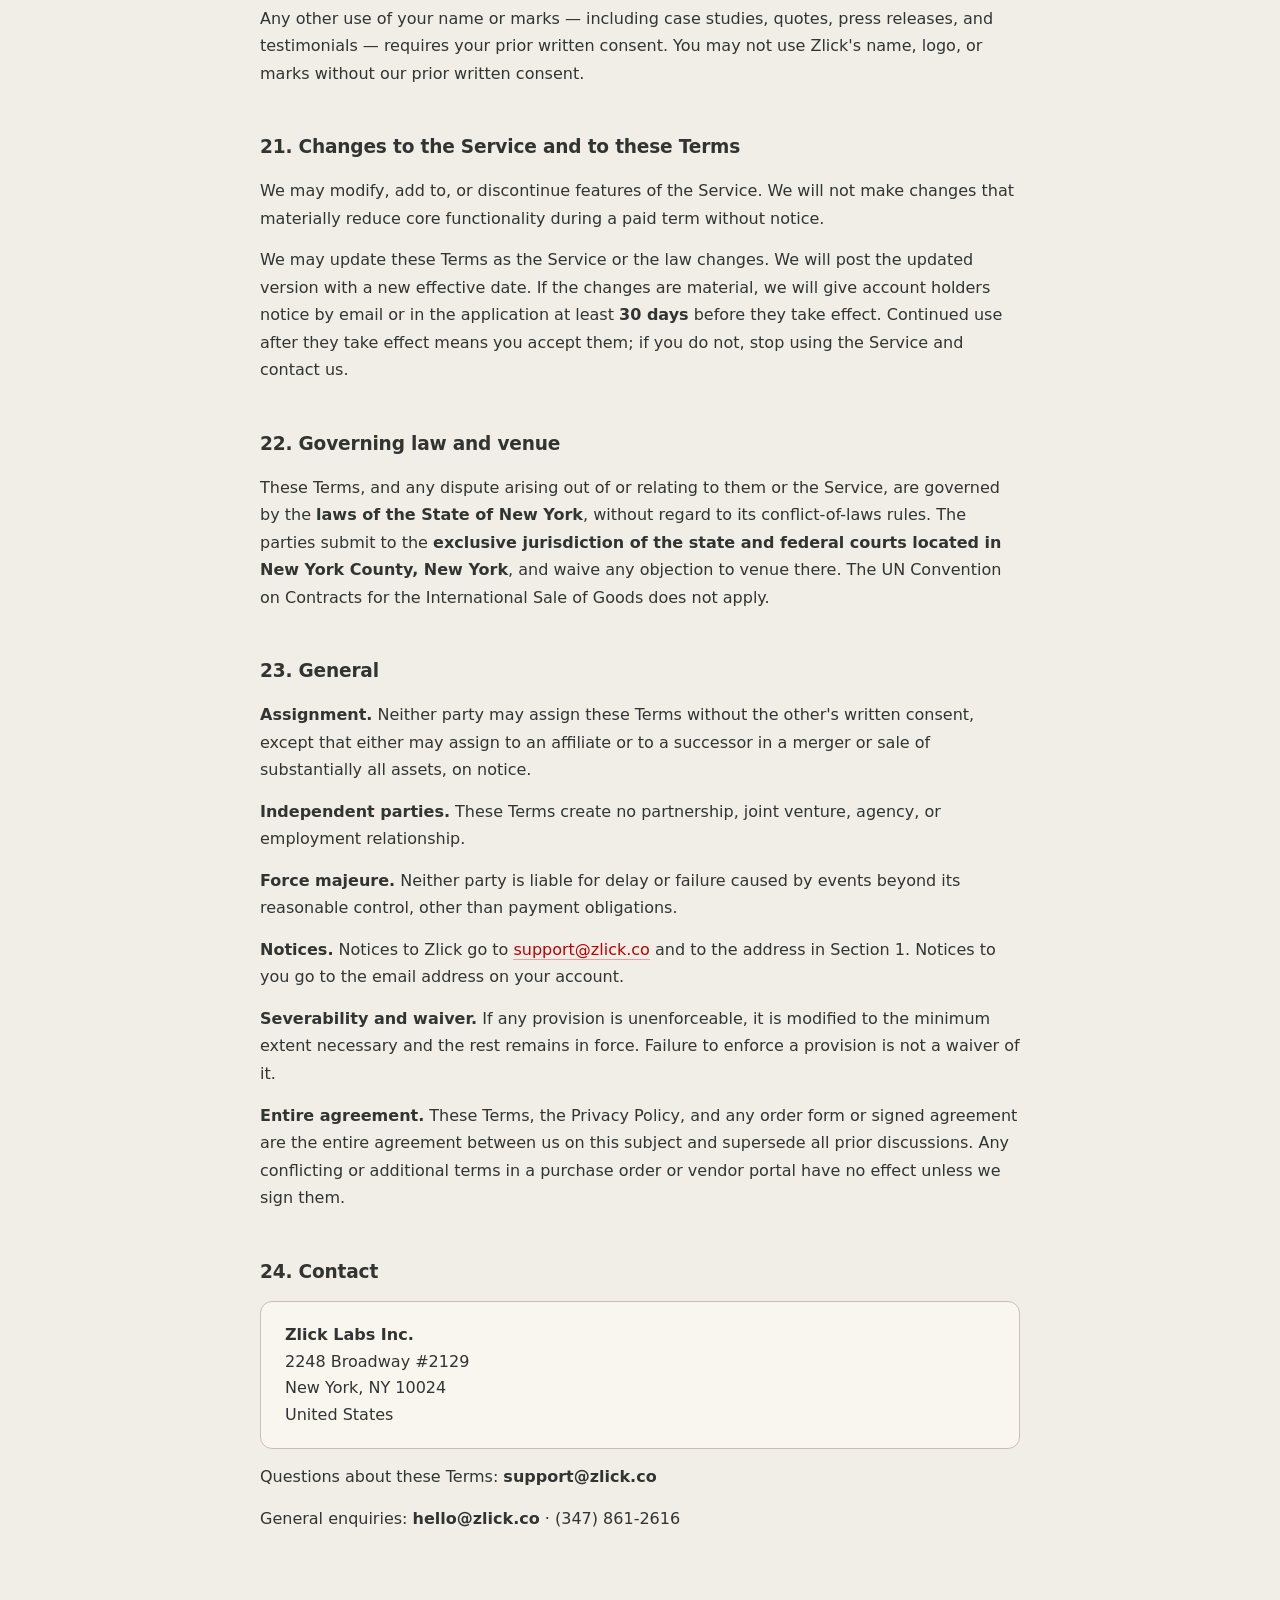
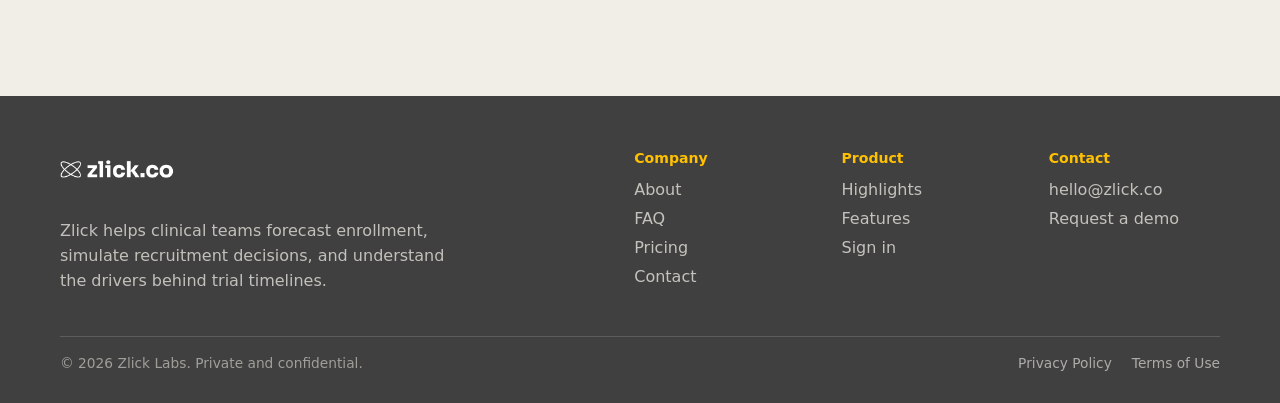
<file: terms.html>
<!doctype html>
<html lang="en">
  <head>
    <meta charset="utf-8">
    <meta name="viewport" content="width=device-width, initial-scale=1">
    <title>Terms of Use | Zlick</title>
    <!-- Google tag (gtag.js) -->
    <script async src="https://www.googletagmanager.com/gtag/js?id=G-YN9E7WGJY2"></script>
    <script>
      window.dataLayer = window.dataLayer || [];
      function gtag(){dataLayer.push(arguments);}
      gtag('js', new Date());
      gtag('config', 'G-YN9E7WGJY2');
    </script>
    <meta name="description" content="The terms governing use of the Zlick website and enrollment forecasting application — accounts, acceptable use, forecasts and AI outputs, fees, liability, and governing law.">
    <link rel="icon" type="image/png" href="zlick-icon.png">
    <link rel="stylesheet" href="styles.css?v=20260827b">
  </head>
  <body>
    <header class="site-header">
      <nav class="nav-shell" aria-label="Main navigation">
        <a class="brand-link" href="index.html" aria-label="Zlick home"><img src="zlick-logo.png" alt="Zlick"></a>
        <button class="nav-toggle" type="button" aria-label="Open navigation" aria-expanded="false" data-nav-toggle><span></span><span></span></button>
        <div class="nav-links" data-nav-links>
          <a class="nav-link" href="index.html">Home</a>
          <a class="nav-link" href="about.html">About</a>
          <a class="nav-link" href="faq.html">FAQ</a>
          <a class="nav-link" href="pricing.html">Pricing</a>
          <a class="nav-link" href="contact.html">Contact</a>
          <a class="account-link" href="https://app.zlick.co">Sign in</a>
        </div>
      </nav>
    </header>

    <main class="page">
      <section class="page-hero">
        <p class="eyebrow">Legal</p>
        <h1>Terms of Use</h1>
        <p>The terms that govern your use of the Zlick website and application.</p>
      </section>

      <section class="section section-tight">
        <div class="legal">
          <p class="legal-meta">Effective date: 27 August 2026 &middot; Last updated: 27 August 2026</p>

          <h2>1. Agreement to these Terms</h2>
          <p>These Terms of Use ("Terms") are a binding agreement between you and <strong>Zlick Labs Inc.</strong>, a Delaware corporation with its principal place of business at 2248 Broadway #2129, New York, NY 10024, United States ("Zlick", "we", "us").</p>
          <p>They govern your use of the website at zlick.co, the Zlick application at app.zlick.co, and any related documentation, reports, and support (together, the "Service"). By using the website, or by creating an account, accessing the application, or clicking to accept these Terms, you agree to them. If you do not agree, do not use the Service.</p>
          <p>If you are using the Service on behalf of an organisation, you represent that you have authority to bind that organisation, and "you" means that organisation. The Service is for business use by organisations and their personnel; it is not intended for consumers or for anyone under 18.</p>
          <h2>2. Relationship to other agreements</h2>
          <p>Where you and Zlick have signed a separate written agreement covering the Service &mdash; a master services agreement, subscription agreement, order form, or pilot agreement &mdash; <strong>that agreement controls, and these Terms apply only to the extent they do not conflict with it.</strong> In the absence of such an agreement, these Terms are the entire agreement between us in respect of the Service.</p>
          <p>Our <a href="privacy.html">Privacy Policy</a> explains how we handle personal data and forms part of these Terms.</p>
          <h2>3. Accounts</h2>
          <p>You must provide accurate registration information and keep it current. You are responsible for the security of your account credentials, for all activity under your account, and for ensuring that everyone you authorise to use the Service complies with these Terms. Do not share credentials between individuals. Tell us promptly at <a href="mailto:support@zlick.co">support@zlick.co</a> if you suspect unauthorised access.</p>
          <p>We may refuse, suspend, or reclaim any account at our discretion where we reasonably believe these Terms have been breached.</p>
          <h2>4. Right to use the Service</h2>
          <p>Subject to these Terms, Zlick grants you a limited, non-exclusive, non-transferable, non-sublicensable right to access and use the Service for your own internal business purposes for as long as your access remains active.</p>
          <p>Any usage limits that apply to you &mdash; the number of trials, users, or simulations &mdash; are those set out in your order form or otherwise communicated to you in writing.</p>
          <h2>5. Evaluation and pilot access</h2>
          <p>We may give you access to the Service free of charge or on a trial, pilot, evaluation, or beta basis. Access of that kind is provided <strong>"as is" and "as available", with no service-level commitment and no warranty of any kind</strong>, and we may modify, suspend, or withdraw it at any time, with or without notice. Sections 13 through 17 apply in full to evaluation and pilot access.</p>
          <h2>6. Acceptable use</h2>
          <p>You will not, and will not permit anyone else to:</p>
          <ul>
            <li>upload data that identifies individual patients, including protected health information as defined by HIPAA, or other special-category data (see Section 8)</li>
            <li>scrape, crawl, bulk-extract, or systematically download the Service or its data, or access it by automated means other than any API we provide</li>
            <li>resell, sublicense, rent, or provide the Service to third parties, or use it on behalf of anyone other than your own organisation, unless we have agreed in writing</li>
            <li>interfere with the integrity, security, or performance of the Service, or attempt to gain unauthorised access to it or to other customers' data</li>
            <li>use the Service unlawfully, or in breach of applicable clinical, privacy, export, or sanctions rules</li>
            <li>remove or obscure any proprietary notice, or misrepresent the source of any Output.</li>
          </ul>
          <p>Section 7 sets out further, and stricter, restrictions on reverse engineering and copying. Breach of either section may result in immediate suspension or termination.</p>
          <h2>7. Reverse engineering and protection of the Service</h2>
          <p><strong>This section is strict and is a condition of your access to the Service.</strong></p>
          <p>You will not, and will not permit or assist any other person to, do any of the following, in whole or in part, directly or indirectly, by any means and for any purpose:</p>
          <ul>
            <li><strong>reverse engineer, decompile, disassemble, decrypt, emulate, or otherwise attempt to discover, derive, extract, or reconstruct</strong> the source code, object code, algorithms, models, model weights or parameters, prompts or system instructions, rules, rulebooks, taxonomies, registries, benchmarks, weightings, multipliers, lifts, guardrails, heuristics, scoring logic, data structures, schemas, workflows, pipelines, or architecture of the Service, or any part of how it works</li>
            <li>attempt any of the above by <strong>any method whatsoever</strong>, including manual inspection, automated tooling, interception or analysis of network traffic, debugging, memory or cache inspection, probing or systematic querying of any interface or API, prompt injection or prompt extraction, adversarial querying, model inversion, or model extraction or distillation</li>
            <li><strong>copy, reproduce, adapt, translate, modify, port, or create derivative works of</strong> the Service, its interfaces, its documentation, or any part of them</li>
            <li>use the Outputs, or any systematic or repeated querying of the Service, to <strong>reconstruct, infer, replicate, approximate, train, fine-tune, distil, or benchmark</strong> any model, dataset, rulebook, knowledge base, or service, whether your own or a third party's</li>
            <li><strong>build, or assist anyone in building, a product or service that competes with the Service</strong>, or use the Service, its data, or its Outputs for competitive analysis or benchmarking, or publish any benchmark or performance comparison, without our prior written consent</li>
            <li>circumvent, disable, or interfere with any technical protection measure, access control, authentication, rate limit, usage limit, or monitoring mechanism; or</li>
            <li>remove, obscure, or alter any copyright, trademark, confidentiality, or other proprietary notice.</li>
          </ul>
          <p><strong>Responsibility for others.</strong> These restrictions bind you, your personnel, contractors, consultants, affiliates, and anyone accessing the Service through your account or on your behalf. You are responsible for their compliance as if it were your own.</p>
          <p><strong>Narrow legal exception.</strong> Nothing in this Section restricts any right you have that cannot lawfully be excluded or limited. Where applicable law gives you a non-excludable right to decompile for interoperability, you will first request the necessary interoperability information from us in writing at <a href="mailto:support@zlick.co">support@zlick.co</a> and give us a reasonable opportunity to provide it, and you will exercise that right only to the minimum extent the law permits.</p>
          <p><strong>Consequences.</strong> Any breach or attempted breach of this Section is a <strong>material breach</strong> of these Terms and entitles us to suspend or terminate your access immediately and without notice. You acknowledge that a breach of this Section would cause Zlick harm that money damages alone could not adequately remedy, and that <strong>Zlick is entitled to seek injunctive and other equitable relief without posting a bond</strong>, in addition to any other remedy. Any code, model, dataset, documentation, or other material you derive in breach of this Section, and all intellectual property rights in it, are assigned to Zlick on creation, and you will execute any document we reasonably request to give effect to that assignment.</p>
          <p>This Section survives termination of these Terms indefinitely.</p>
          <h2>8. Your Content</h2>
          <p><strong>"Your Content"</strong> means the trial identifiers, protocols, documents, parameters, assumptions, scenarios, ratings, and other material you submit to the Service.</p>
          <p><strong>You retain all rights in Your Content.</strong> You grant Zlick a non-exclusive, worldwide licence to host, store, process, transmit, and display Your Content solely to provide, support, secure, and maintain the Service for you, and as otherwise described in the Privacy Policy.</p>
          <p>You are responsible for Your Content and represent that you have the rights necessary to submit it and that doing so does not breach any law or third-party right.</p>
          <p><strong>Zlick is built for trial-level, site-level, and aggregate data. Do not submit patient-identifiable data or protected health information. Zlick does not act as a HIPAA business associate in respect of the Service.</strong> If you believe such data has been submitted, contact <a href="mailto:support@zlick.co">support@zlick.co</a> and we will help you remove it.</p>
          <h2>9. Outputs</h2>
          <p><strong>"Outputs"</strong> means the forecasts, ranges, probabilities, recommendations, scenario comparisons, cost projections, commentary, and reports the Service generates for you.</p>
          <p><strong>As between you and Zlick, you own the Outputs generated for your account</strong>, and you may use them for your internal business purposes and share them within your organisation and with your service providers, subject to Sections 6 and 7.</p>
          <p>Because the Service is driven by models and shared methodology, Outputs generated for other customers may be similar or identical to yours where the underlying inputs are similar. You have no exclusive rights in the methodology, models, or presentation formats that produce Outputs.</p>
          <h2>10. Forecasts, AI outputs, and no professional advice</h2>
          <p><strong>This section is important. Please read it carefully.</strong></p>
          <ul>
            <li><strong>Forecasts are probabilistic estimates, not guarantees.</strong> Zlick models how enrollment is likely to evolve based on available data, assumptions, and settings. Actual enrollment, timelines, and costs will differ, sometimes materially. Nothing in the Service is a promise, warranty, or assurance that any trial will enrol at a particular rate, complete by a particular date, or cost a particular amount.</li>
            <li><strong>Outputs are generated with the assistance of artificial intelligence and may be incorrect, incomplete, or out of date.</strong> They must be reviewed and validated by qualified personnel before you rely on them.</li>
            <li><strong>The Service is decision support, not a decision-maker.</strong> You remain solely responsible for your trial design, protocol, site selection, recruitment strategy, budget, and every other decision you make, whether or not it is informed by the Service.</li>
            <li><strong>Zlick does not provide medical, clinical, scientific, regulatory, legal, tax, or financial advice</strong>, and nothing in the Service constitutes such advice. The Service is not a medical device and is not intended to diagnose, treat, or inform the clinical care of any individual patient.</li>
            <li><strong>Financial figures are illustrative modelling</strong>, driven by the assumptions you supply. They are not accounting, valuation, or investment advice, and should not be presented as forecasts of financial performance.</li>
          </ul>
          <p>You acknowledge that you are a sophisticated party capable of evaluating the Outputs, and that you will not rely on them as the sole basis for any material decision.</p>
          <h2>11. Third-party data and services</h2>
          <p>The Service incorporates data from public and third-party sources, including ClinicalTrials.gov and other registries, and may link to or interoperate with third-party services. That data and those services are provided <strong>as-is</strong>. We do not control them, do not warrant their accuracy, completeness, or availability, and are not responsible for errors originating upstream or for your use of any third-party service, which is governed by that provider's own terms.</p>
          <h2>12. Zlick's intellectual property; service improvement</h2>
          <p>Zlick and its licensors own all right, title, and interest in the Service, including its software, models, reasoning graph, rulebook, benchmarks, case-study knowledge base, simulator settings, documentation, and all related intellectual property, together with all improvements to them. Except for the limited right in Section 4, no rights are granted to you.</p>
          <p>If you send us feedback, suggestions, or ideas about the Service, we may use them without restriction or obligation to you.</p>
          <p><strong>Service improvement.</strong> Zlick does not use Your Content to train foundation or general-purpose AI models. Zlick does use operational signals &mdash; including the ratings you give recommendations, whether you implement them, and aggregated, de-identified patterns across trials &mdash; to improve the accuracy of the Service over time. Aggregated and de-identified data derived in this way does not identify you, your organisation, or any specific trial, and Zlick may use it to operate and improve the Service. This mirrors Section 6 of the Privacy Policy.</p>
          <h2>13. Confidentiality</h2>
          <p>Each party may receive non-public information of the other. The receiving party will protect it with at least reasonable care, use it only to perform under these Terms, and disclose it only to personnel and advisers who need it and are bound by comparable obligations. This does not apply to information that is public through no fault of the receiving party, independently developed, or lawfully received from a third party, and does not prevent disclosure required by law, provided the disclosing party is given notice where legally permitted.</p>
          <p>Your Content is your confidential information. The Service, its non-public features, and any pricing we quote are ours.</p>
          <h2>14. Fees and payment</h2>
          <p>Access to the Service is sold as an <strong>annual subscription</strong>. The fees for your subscription are those quoted to you in writing at the time of purchase or renewal.</p>
          <p><strong>The annual licence fee is payable in advance and in full</strong> before the subscription term begins. Fees are quoted in US dollars and are exclusive of taxes, duties, and withholdings, which are your responsibility other than taxes on Zlick's income. Payment is due on the date stated on the invoice.</p>
          <p><strong>All fees are non-refundable.</strong> No refund or credit is given for partial periods, unused capacity, downgrades, or termination before the end of a term, whether the termination is yours or ours, except where these Terms expressly say otherwise or the law requires it.</p>
          <p>If payment is not received when due, we may suspend access to the Service after giving notice and a reasonable opportunity to pay, and may charge interest on overdue amounts at the lower of 1.5% per month or the maximum rate permitted by law, together with reasonable costs of collection.</p>
          <h2>15. Term, suspension, and termination</h2>
          <p><strong>Term.</strong> Your subscription runs for twelve months from the start date. Renewal may be arranged manually or, where you choose, set to renew automatically. Where automatic renewal is in place, <strong>you may switch it off at any time before the renewal date</strong>, and the subscription will simply end at the close of the current term. Fees for any renewal term are payable in advance under Section 14, at our then-current rates.</p>
          <p><strong>Your right to cancel.</strong> You may terminate your subscription at any time by writing to <a href="mailto:support@zlick.co">support@zlick.co</a>. Unless you ask us to end your access sooner, termination takes effect at the end of your current paid term and you keep access until then. <strong>In either case no refund is due</strong>, in line with Section 14.</p>
          <p><strong>Our right to terminate.</strong> We may terminate for material breach that remains uncured 30 days after written notice, and we may suspend access immediately, giving notice as soon as reasonably practicable, where we reasonably believe there is a security risk, unlawful use, non-payment, a breach of Section 6 or Section 7, or a risk of harm to the Service or to other customers.</p>
          <p><strong>On termination</strong>, your right to use the Service ends. For 30 days afterwards you may request an export of Your Content by writing to <a href="mailto:support@zlick.co">support@zlick.co</a>; after that period we may delete it in accordance with Section 10 of the Privacy Policy. Sections 6 through 13 and 16 through 20 survive termination.</p>
          <h2>16. Warranties and disclaimers</h2>
          <p>We will provide the Service with reasonable skill and care.</p>
          <p><strong>Except as expressly stated in these Terms, the Service is provided "as is" and "as available", and Zlick disclaims all other warranties, express, implied, or statutory, including any implied warranties of merchantability, fitness for a particular purpose, title, non-infringement, accuracy, and any warranty arising from course of dealing or usage of trade.</strong> We do not warrant that the Service will be uninterrupted, error-free, or secure, that defects will be corrected, or that any Output will be accurate or achieve any particular result.</p>
          <p>No advice or information obtained from Zlick creates any warranty not expressly stated here.</p>
          <h2>17. Limitation of liability</h2>
          <p><strong>Exclusion of indirect damages.</strong> Neither party is liable for indirect, incidental, special, consequential, exemplary, or punitive damages, or for lost profits, lost revenue, lost business, lost goodwill, lost or corrupted data, cost of substitute services, or delay, cancellation, or additional cost in any clinical trial &mdash; <strong>including any loss arising from reliance on any Output, forecast, range, probability, recommendation, or cost projection</strong> &mdash; even if advised of the possibility and even if a remedy fails of its essential purpose.</p>
          <p><strong>Cap.</strong> Each party's total aggregate liability arising out of or relating to these Terms or the Service, across all claims and regardless of the theory of liability, will not exceed <strong>the greater of (a) the total fees you paid to Zlick for the Service in the twelve months before the event giving rise to the claim, or (b) one thousand US dollars (US $1,000)</strong>.</p>
          <p><strong>Who the cap protects.</strong> The exclusions and limits in this Section apply to Zlick and to its affiliates, officers, directors, employees, agents, licensors, and suppliers, and may be enforced by each of them.</p>
          <p><strong>Confidentiality super-cap.</strong> A party's liability for breach of Section 13 (Confidentiality) is not subject to the cap above, but will not exceed <strong>the greater of (a) two times the fees paid in the twelve months before the event giving rise to the claim, or (b) twenty-five thousand US dollars (US $25,000)</strong>.</p>
          <p><strong>Limited exceptions.</strong> The cap does not apply to: your breach of Section 6 (Acceptable use), Section 7 (Reverse engineering and protection of the Service), or Section 8 (Your Content); <strong>your infringement or misappropriation of Zlick's intellectual property rights</strong>; your payment obligations; your indemnity obligations under Section 18; or either party's fraud, gross negligence, or wilful misconduct, or any other liability that cannot lawfully be limited.</p>
          <p><strong>Time limit on claims.</strong> Any claim arising out of or relating to these Terms or the Service must be brought within <strong>twelve months</strong> of the date the claim accrued, or it is permanently barred, to the extent permitted by law.</p>
          <p><strong>Basis of the bargain.</strong> The allocation of risk in this Section is a fundamental part of the bargain between us, is reflected in our pricing, and would be materially different without it.</p>
          <h2>18. Indemnification</h2>
          <p>You will defend and indemnify Zlick against third-party claims, and resulting losses, damages, and reasonable legal fees, arising from Your Content, your use of the Service in breach of these Terms, or your violation of law or third-party rights. We will notify you promptly of any such claim, give you control of the defence, and cooperate reasonably at your expense. You may not settle any claim in a way that imposes obligations on Zlick without our written consent.</p>
          <h2>19. Export controls and sanctions</h2>
          <p>You represent that you are not located in, organised under the laws of, or ordinarily resident in a country or territory subject to comprehensive US sanctions, and that you are not on any US government restricted-party list. You will not export, re-export, or make the Service available in breach of US export control or sanctions laws.</p>
          <h2>20. Publicity</h2>
          <p>You agree that Zlick may identify you as a customer and use your organisation's name and logo on the Zlick website, in customer lists, and in sales and marketing materials, solely to describe the fact that you use the Service and in accordance with any brand guidelines you give us. <strong>You may withdraw this permission at any time</strong> by writing to <a href="mailto:support@zlick.co">support@zlick.co</a>, and we will stop the use within 30 days and remove it from our website at the next reasonable opportunity.</p>
          <p>Any other use of your name or marks &mdash; including case studies, quotes, press releases, and testimonials &mdash; requires your prior written consent. You may not use Zlick's name, logo, or marks without our prior written consent.</p>
          <h2>21. Changes to the Service and to these Terms</h2>
          <p>We may modify, add to, or discontinue features of the Service. We will not make changes that materially reduce core functionality during a paid term without notice.</p>
          <p>We may update these Terms as the Service or the law changes. We will post the updated version with a new effective date. If the changes are material, we will give account holders notice by email or in the application at least <strong>30 days</strong> before they take effect. Continued use after they take effect means you accept them; if you do not, stop using the Service and contact us.</p>
          <h2>22. Governing law and venue</h2>
          <p>These Terms, and any dispute arising out of or relating to them or the Service, are governed by the <strong>laws of the State of New York</strong>, without regard to its conflict-of-laws rules. The parties submit to the <strong>exclusive jurisdiction of the state and federal courts located in New York County, New York</strong>, and waive any objection to venue there. The UN Convention on Contracts for the International Sale of Goods does not apply.</p>
          <h2>23. General</h2>
          <p><strong>Assignment.</strong> Neither party may assign these Terms without the other's written consent, except that either may assign to an affiliate or to a successor in a merger or sale of substantially all assets, on notice.</p>
          <p><strong>Independent parties.</strong> These Terms create no partnership, joint venture, agency, or employment relationship.</p>
          <p><strong>Force majeure.</strong> Neither party is liable for delay or failure caused by events beyond its reasonable control, other than payment obligations.</p>
          <p><strong>Notices.</strong> Notices to Zlick go to <a href="mailto:support@zlick.co">support@zlick.co</a> and to the address in Section 1. Notices to you go to the email address on your account.</p>
          <p><strong>Severability and waiver.</strong> If any provision is unenforceable, it is modified to the minimum extent necessary and the rest remains in force. Failure to enforce a provision is not a waiver of it.</p>
          <p><strong>Entire agreement.</strong> These Terms, the Privacy Policy, and any order form or signed agreement are the entire agreement between us on this subject and supersede all prior discussions. Any conflicting or additional terms in a purchase order or vendor portal have no effect unless we sign them.</p>
          <h2>24. Contact</h2>
          <div class="legal-contact">
            <strong>Zlick Labs Inc.</strong><br>
            2248 Broadway #2129<br>
            New York, NY 10024<br>
            United States
          </div>
          <p>Questions about these Terms: <strong>support@zlick.co</strong></p>
          <p>General enquiries: <strong>hello@zlick.co</strong> &middot; (347) 861-2616</p>
        </div>
      </section>
    </main>

    <footer class="site-footer">
      <div class="footer-inner">
        <div><img class="footer-logo" src="zlick-logo.png" alt="Zlick"><p class="footer-copy">Zlick helps clinical teams forecast enrollment, simulate recruitment decisions, and understand the drivers behind trial timelines.</p></div>
        <div class="footer-col"><h3>Company</h3><a href="about.html">About</a><a href="faq.html">FAQ</a><a href="pricing.html">Pricing</a><a href="contact.html">Contact</a></div>
        <div class="footer-col"><h3>Product</h3><a href="index.html#highlights">Highlights</a><a href="index.html#features">Features</a><a href="https://app.zlick.co">Sign in</a></div>
        <div class="footer-col"><h3>Contact</h3><span>hello@zlick.co</span><a href="contact.html">Request a demo</a></div>
      </div>
      <div class="footer-bottom"><span>&copy; 2026 Zlick Labs. Private and confidential.</span><span class="footer-legal"><a href="privacy.html">Privacy Policy</a><a href="terms.html">Terms of Use</a></span></div>
    </footer>
    <script src="script.js?v=20260827b"></script>
  </body>
</html>
</file>
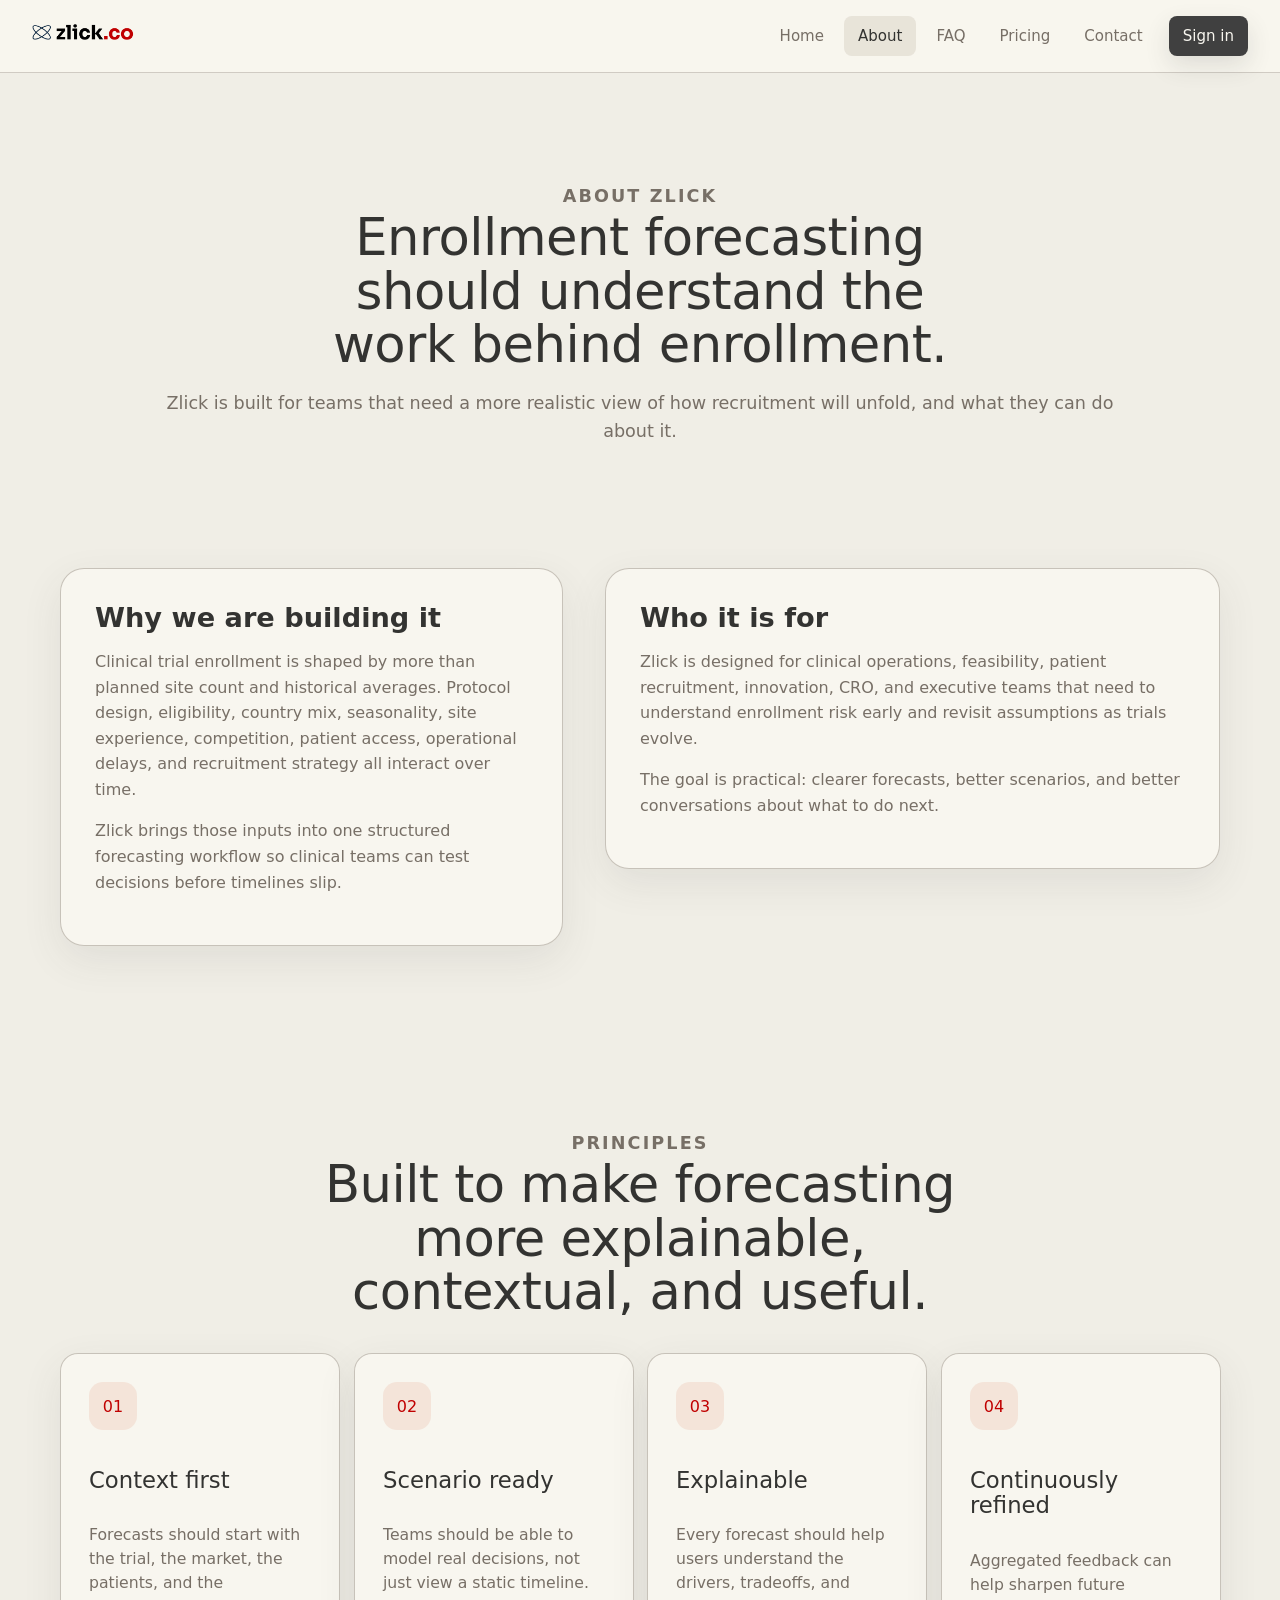
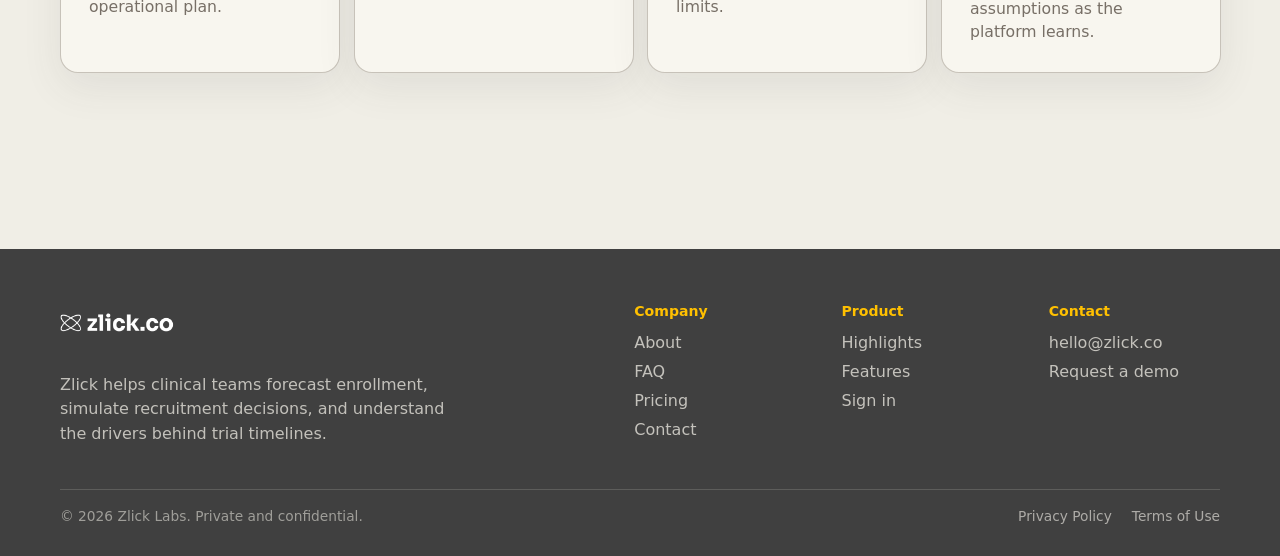
<file: design-v2/about.html>
<!doctype html>
<html lang="en">
  <head>
    <meta charset="utf-8">
    <meta name="viewport" content="width=device-width, initial-scale=1">
    <title>About | Zlick</title>
    <!-- Google tag (gtag.js) -->
    <script async src="https://www.googletagmanager.com/gtag/js?id=G-YN9E7WGJY2"></script>
    <script>
      window.dataLayer = window.dataLayer || [];
      function gtag(){dataLayer.push(arguments);}
      gtag('js', new Date());
      gtag('config', 'G-YN9E7WGJY2');
    </script>
    <meta name="description" content="Learn about Zlick, the clinical trial enrollment forecasting platform built around recruitment understanding.">
    <link rel="icon" type="image/png" href="../zlick-icon.png">
    <link rel="stylesheet" href="styles.css?v=20260827b">
  </head>
  <body>
    <header class="site-header">
      <nav class="nav-shell" aria-label="Main navigation">
        <a class="brand-link" href="index.html" aria-label="Zlick home"><img src="../zlick-logo.png" alt="Zlick"></a>
        <button class="nav-toggle" type="button" aria-label="Open navigation" aria-expanded="false" data-nav-toggle><span></span><span></span></button>
        <div class="nav-links" data-nav-links>
          <a class="nav-link" href="index.html">Home</a>
          <a class="nav-link active" href="about.html">About</a>
          <a class="nav-link" href="faq.html">FAQ</a>
          <a class="nav-link" href="pricing.html">Pricing</a>
          <a class="nav-link" href="contact.html">Contact</a>
          <a class="account-link" href="https://app.zlick.co">Sign in</a>
        </div>
      </nav>
    </header>

    <main class="page">
      <section class="page-hero">
        <p class="eyebrow">About Zlick</p>
        <h1>Enrollment forecasting should understand the work behind enrollment.</h1>
        <p>Zlick is built for teams that need a more realistic view of how recruitment will unfold, and what they can do about it.</p>
      </section>

      <section class="section section-tight">
        <div class="split-panel">
          <article class="copy-panel" data-reveal>
            <h2>Why we are building it</h2>
            <p>Clinical trial enrollment is shaped by more than planned site count and historical averages. Protocol design, eligibility, country mix, seasonality, site experience, competition, patient access, operational delays, and recruitment strategy all interact over time.</p>
            <p>Zlick brings those inputs into one structured forecasting workflow so clinical teams can test decisions before timelines slip.</p>
          </article>
          <article class="copy-panel" data-reveal>
            <h2>Who it is for</h2>
            <p>Zlick is designed for clinical operations, feasibility, patient recruitment, innovation, CRO, and executive teams that need to understand enrollment risk early and revisit assumptions as trials evolve.</p>
            <p>The goal is practical: clearer forecasts, better scenarios, and better conversations about what to do next.</p>
          </article>
        </div>
      </section>

      <section class="section">
        <div class="section-heading center" data-reveal>
          <p class="eyebrow">Principles</p>
          <h2>Built to make forecasting more explainable, contextual, and useful.</h2>
        </div>
        <div class="highlight-grid">
          <article class="highlight-card" data-reveal><span class="highlight-icon">01</span><div><h3>Context first</h3><p>Forecasts should start with the trial, the market, the patients, and the operational plan.</p></div></article>
          <article class="highlight-card" data-reveal><span class="highlight-icon">02</span><div><h3>Scenario ready</h3><p>Teams should be able to model real decisions, not just view a static timeline.</p></div></article>
          <article class="highlight-card" data-reveal><span class="highlight-icon">03</span><div><h3>Explainable</h3><p>Every forecast should help users understand the drivers, tradeoffs, and limits.</p></div></article>
          <article class="highlight-card" data-reveal><span class="highlight-icon">04</span><div><h3>Continuously refined</h3><p>Aggregated feedback can help sharpen future assumptions as the platform learns.</p></div></article>
        </div>
      </section>
    </main>

    <footer class="site-footer">
      <div class="footer-inner">
        <div><img class="footer-logo" src="../zlick-logo.png" alt="Zlick"><p class="footer-copy">Zlick helps clinical teams forecast enrollment, simulate recruitment decisions, and understand the drivers behind trial timelines.</p></div>
        <div class="footer-col"><h3>Company</h3><a href="about.html">About</a><a href="faq.html">FAQ</a><a href="pricing.html">Pricing</a><a href="contact.html">Contact</a></div>
        <div class="footer-col"><h3>Product</h3><a href="index.html#highlights">Highlights</a><a href="index.html#features">Features</a><a href="https://app.zlick.co">Sign in</a></div>
        <div class="footer-col"><h3>Contact</h3><span>hello@zlick.co</span><a href="contact.html">Request a demo</a></div>
      </div>
      <div class="footer-bottom"><span>© 2026 Zlick Labs. Private and confidential.</span><span class="footer-legal"><a href="privacy.html">Privacy Policy</a><a href="terms.html">Terms of Use</a></span></div>
    </footer>

    <script src="script.js?v=20260827b"></script>
  </body>
</html>
</file>
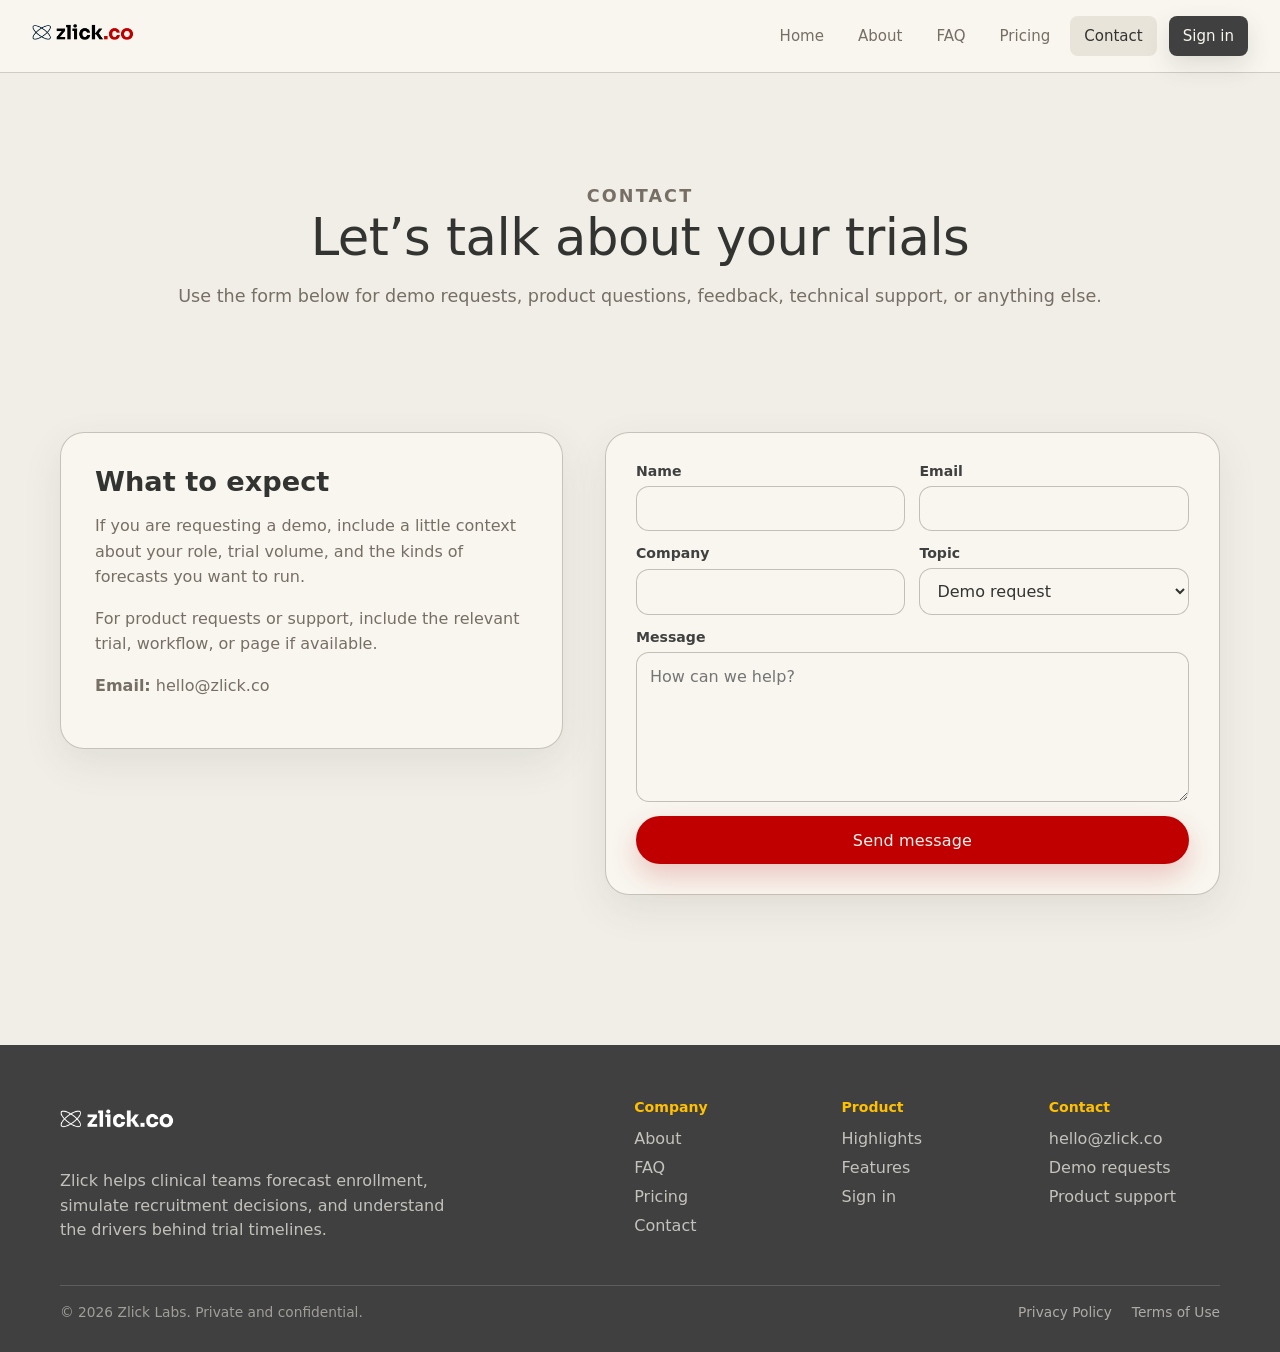
<file: design-v2/contact.html>
<!doctype html>
<html lang="en">
  <head>
    <meta charset="utf-8">
    <meta name="viewport" content="width=device-width, initial-scale=1">
    <title>Contact | Zlick</title>
    <!-- Google tag (gtag.js) -->
    <script async src="https://www.googletagmanager.com/gtag/js?id=G-YN9E7WGJY2"></script>
    <script>
      window.dataLayer = window.dataLayer || [];
      function gtag(){dataLayer.push(arguments);}
      gtag('js', new Date());
      gtag('config', 'G-YN9E7WGJY2');
    </script>
    <meta name="description" content="Contact Zlick to request a demo, ask about the product, share feedback, or get support.">
    <link rel="icon" type="image/png" href="../zlick-icon.png">
    <link rel="stylesheet" href="styles.css?v=20260827b">
  </head>
  <body>
    <header class="site-header">
      <nav class="nav-shell" aria-label="Main navigation">
        <a class="brand-link" href="index.html" aria-label="Zlick home"><img src="../zlick-logo.png" alt="Zlick"></a>
        <button class="nav-toggle" type="button" aria-label="Open navigation" aria-expanded="false" data-nav-toggle><span></span><span></span></button>
        <div class="nav-links" data-nav-links>
          <a class="nav-link" href="index.html">Home</a>
          <a class="nav-link" href="about.html">About</a>
          <a class="nav-link" href="faq.html">FAQ</a>
          <a class="nav-link" href="pricing.html">Pricing</a>
          <a class="nav-link active" href="contact.html">Contact</a>
          <a class="account-link" href="https://app.zlick.co">Sign in</a>
        </div>
      </nav>
    </header>

    <main class="page">
      <section class="page-hero">
        <p class="eyebrow">Contact</p>
        <h1>Let&#8217;s talk about your trials</h1>
        <p>Use the form below for demo requests, product questions, feedback, technical support, or anything else.</p>
      </section>

      <section class="section section-tight">
        <div class="split-panel">
          <aside class="copy-panel" data-reveal>
            <h2>What to expect</h2>
            <p>If you are requesting a demo, include a little context about your role, trial volume, and the kinds of forecasts you want to run.</p>
            <p>For product requests or support, include the relevant trial, workflow, or page if available.</p>
            <p><strong>Email:</strong> hello@zlick.co</p>
          </aside>

          <section class="form-panel" data-reveal>
            <form class="contact-form" action="https://formspree.io/f/meellwpa" method="POST" data-demo-form>
              <input type="hidden" name="_subject" value="Zlick website contact">
              <div class="field-grid">
                <div class="field"><label for="name">Name</label><input id="name" name="name" autocomplete="name" required></div>
                <div class="field"><label for="email">Email</label><input id="email" type="email" name="email" autocomplete="email" required></div>
              </div>
              <div class="field-grid">
                <div class="field"><label for="company">Company</label><input id="company" name="company" autocomplete="organization"></div>
                <div class="field">
                  <label for="topic">Topic</label>
                  <select id="topic" name="topic" required>
                    <option>Demo request</option>
                    <option>Product request</option>
                    <option>General feedback</option>
                    <option>Technical support</option>
                    <option>Other</option>
                  </select>
                </div>
              </div>
              <div class="field"><label for="message">Message</label><textarea id="message" name="message" placeholder="How can we help?" required></textarea></div>
              <button class="button" type="submit">Send message</button>
            </form>
          </section>
        </div>
      </section>
    </main>

    <footer class="site-footer">
      <div class="footer-inner">
        <div><img class="footer-logo" src="../zlick-logo.png" alt="Zlick"><p class="footer-copy">Zlick helps clinical teams forecast enrollment, simulate recruitment decisions, and understand the drivers behind trial timelines.</p></div>
        <div class="footer-col"><h3>Company</h3><a href="about.html">About</a><a href="faq.html">FAQ</a><a href="pricing.html">Pricing</a><a href="contact.html">Contact</a></div>
        <div class="footer-col"><h3>Product</h3><a href="index.html#highlights">Highlights</a><a href="index.html#features">Features</a><a href="https://app.zlick.co">Sign in</a></div>
        <div class="footer-col"><h3>Contact</h3><span>hello@zlick.co</span><span>Demo requests</span><span>Product support</span></div>
      </div>
      <div class="footer-bottom"><span>© 2026 Zlick Labs. Private and confidential.</span><span class="footer-legal"><a href="privacy.html">Privacy Policy</a><a href="terms.html">Terms of Use</a></span></div>
    </footer>

    <script src="script.js?v=20260827b"></script>
  </body>
</html>
</file>
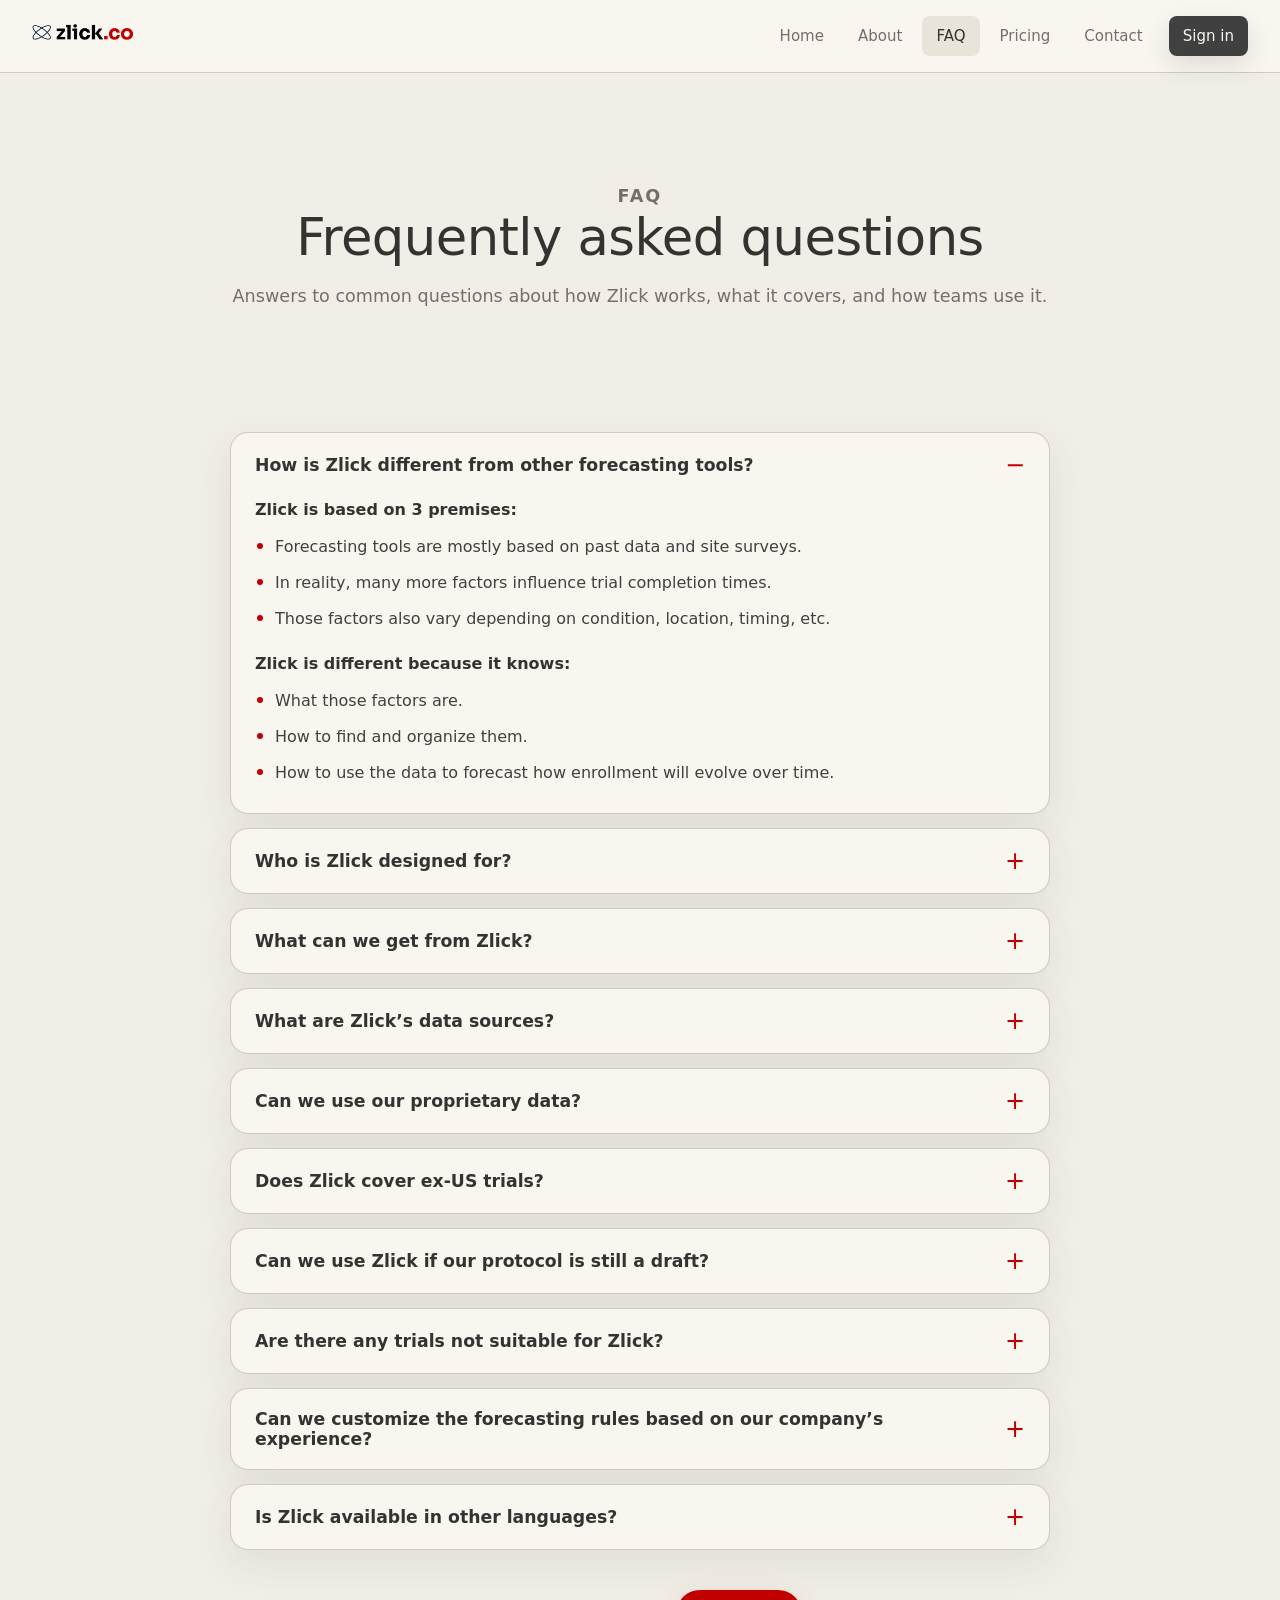
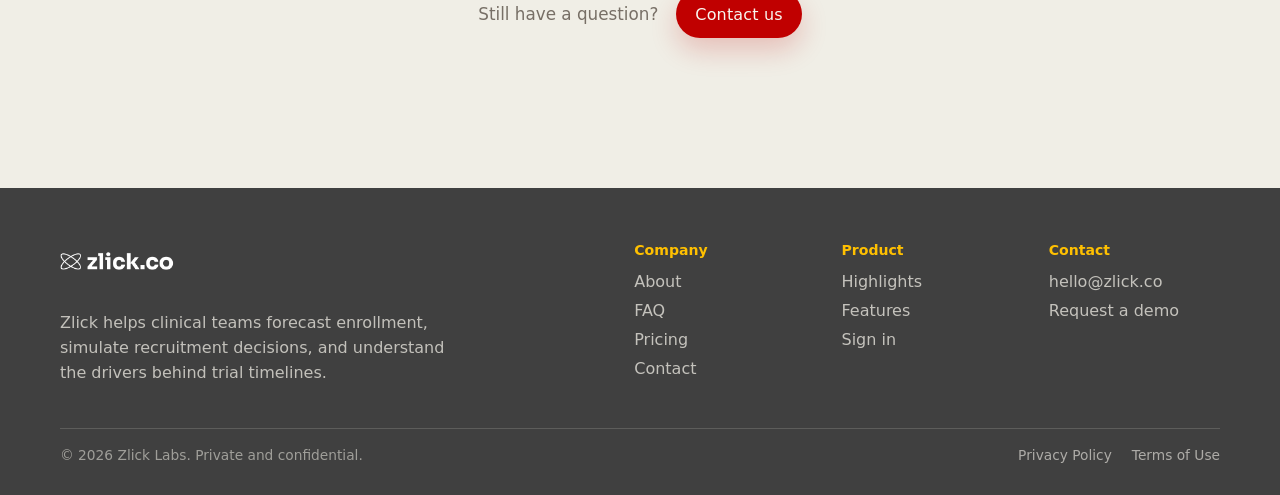
<file: design-v2/faq.html>
<!doctype html>
<html lang="en">
  <head>
    <meta charset="utf-8">
    <meta name="viewport" content="width=device-width, initial-scale=1">
    <title>FAQ | Zlick</title>
    <!-- Google tag (gtag.js) -->
    <script async src="https://www.googletagmanager.com/gtag/js?id=G-YN9E7WGJY2"></script>
    <script>
      window.dataLayer = window.dataLayer || [];
      function gtag(){dataLayer.push(arguments);}
      gtag('js', new Date());
      gtag('config', 'G-YN9E7WGJY2');
    </script>
    <meta name="description" content="Frequently asked questions about Zlick — how it is different, who it is for, data sources, proprietary data, trial coverage, and more.">
    <link rel="icon" type="image/png" href="../zlick-icon.png">
    <link rel="stylesheet" href="styles.css?v=20260827b">
  </head>
  <body>
    <header class="site-header">
      <nav class="nav-shell" aria-label="Main navigation">
        <a class="brand-link" href="index.html" aria-label="Zlick home"><img src="../zlick-logo.png" alt="Zlick"></a>
        <button class="nav-toggle" type="button" aria-label="Open navigation" aria-expanded="false" data-nav-toggle><span></span><span></span></button>
        <div class="nav-links" data-nav-links>
          <a class="nav-link" href="index.html">Home</a>
          <a class="nav-link" href="about.html">About</a>
          <a class="nav-link active" href="faq.html">FAQ</a>
          <a class="nav-link" href="pricing.html">Pricing</a>
          <a class="nav-link" href="contact.html">Contact</a>
          <a class="account-link" href="https://app.zlick.co">Sign in</a>
        </div>
      </nav>
    </header>

    <main class="page">
      <section class="page-hero">
        <p class="eyebrow">FAQ</p>
        <h1>Frequently asked questions</h1>
        <p>Answers to common questions about how Zlick works, what it covers, and how teams use it.</p>
      </section>

      <section class="section section-tight">
        <div class="faq-list">
          <details class="faq-item" open>
            <summary>How is Zlick different from other forecasting tools?</summary>
            <div class="faq-answer">
              <p class="faq-lead">Zlick is based on 3 premises:</p>
              <ul>
                <li>Forecasting tools are mostly based on past data and site surveys.</li>
                <li>In reality, many more factors influence trial completion times.</li>
                <li>Those factors also vary depending on condition, location, timing, etc.</li>
              </ul>
              <p class="faq-lead">Zlick is different because it knows:</p>
              <ul>
                <li>What those factors are.</li>
                <li>How to find and organize them.</li>
                <li>How to use the data to forecast how enrollment will evolve over time.</li>
              </ul>
            </div>
          </details>

          <details class="faq-item">
            <summary>Who is Zlick designed for?</summary>
            <div class="faq-answer">
              <p class="faq-lead">Zlick has two core use-cases:</p>
              <ul>
                <li><strong>Before a trial</strong> &#8211; design and feasibility.</li>
                <li><strong>During a trial</strong> &#8211; accelerate and correct delays in enrollment.</li>
              </ul>
            </div>
          </details>

          <details class="faq-item">
            <summary>What can we get from Zlick?</summary>
            <div class="faq-answer">
              <ul>
                <li>Insights about a trial (competitors, patient pool, etc.).</li>
                <li>Trial-specific recommendations to prevent or correct delays.</li>
                <li>Forecasts (times and costs) at any point of the trial.</li>
                <li>Realistic simulations of interventions to save time.</li>
                <li>Comparison of interventions head-to-head and vs. baseline.</li>
              </ul>
            </div>
          </details>

          <details class="faq-item">
            <summary>What are Zlick&#8217;s data sources?</summary>
            <div class="faq-answer">
              <p>By default, Zlick uses public data from trusted sources, including but not limited to government and corporate websites, medical journals, financial reports, patient associations, peer-reviewed papers, etc. All sources used are clearly displayed under each section for transparency and trust. While the sources may be publicly available, Zlick follows proprietary rules to find and process data in order to deliver robust and reliable results.</p>
            </div>
          </details>

          <details class="faq-item">
            <summary>Can we use our proprietary data?</summary>
            <div class="faq-answer">
              <p>Yes. Companies can easily connect their proprietary sources to give Zlick even more data points for its forecasting modeling. Proprietary data is only accessible to the company that uploaded it, and it&#8217;s never used to train our models for other customers.</p>
            </div>
          </details>

          <details class="faq-item">
            <summary>Does Zlick cover ex-US trials?</summary>
            <div class="faq-answer">
              <p>More or less. Zlick is very data-driven, and most countries do not have the depth and breadth of data that is available for the US. For that reason, Zlick is optimized for trials that have at least some sites in the US. Non-US trials can be modeled too, but results may be less robust &#8212; in which case Zlick will show a warning message.</p>
            </div>
          </details>

          <details class="faq-item">
            <summary>Can we use Zlick if our protocol is still a draft?</summary>
            <div class="faq-answer">
              <p>Yes. If a protocol is not final or the trial hasn&#8217;t started, Zlick can still provide key insights about competitor activity, recommended site locations, impact of eligibility criteria on patient pool and enrollment, etc. Simply upload the PDF version of the draft and Zlick takes care of all the rest.</p>
            </div>
          </details>

          <details class="faq-item">
            <summary>Are there any trials not suitable for Zlick?</summary>
            <div class="faq-answer">
              <p>Zlick works for all therapeutic areas, phases, etc. As a data-driven platform, the more relevant data there is, the better. Only trials for very rare diseases, where there is little information or activity, may have less robust predictions.</p>
            </div>
          </details>

          <details class="faq-item">
            <summary>Can we customize the forecasting rules based on our company&#8217;s experience?</summary>
            <div class="faq-answer">
              <p>Yes. This is an add-on feature that can be easily implemented upon request. Forecasting and simulator internal settings can be adjusted so that they are more aligned with the company&#8217;s past experience and/or preferences.</p>
            </div>
          </details>

          <details class="faq-item">
            <summary>Is Zlick available in other languages?</summary>
            <div class="faq-answer">
              <p>No. For the time being, Zlick is only available in English.</p>
            </div>
          </details>
        </div>

        <div class="faq-cta" data-reveal>
          <p>Still have a question?</p>
          <a class="button" href="contact.html">Contact us</a>
        </div>
      </section>
    </main>

    <footer class="site-footer">
      <div class="footer-inner">
        <div><img class="footer-logo" src="../zlick-logo.png" alt="Zlick"><p class="footer-copy">Zlick helps clinical teams forecast enrollment, simulate recruitment decisions, and understand the drivers behind trial timelines.</p></div>
        <div class="footer-col"><h3>Company</h3><a href="about.html">About</a><a href="faq.html">FAQ</a><a href="pricing.html">Pricing</a><a href="contact.html">Contact</a></div>
        <div class="footer-col"><h3>Product</h3><a href="index.html#highlights">Highlights</a><a href="index.html#features">Features</a><a href="https://app.zlick.co">Sign in</a></div>
        <div class="footer-col"><h3>Contact</h3><span>hello@zlick.co</span><a href="contact.html">Request a demo</a></div>
      </div>
      <div class="footer-bottom"><span>© 2026 Zlick Labs. Private and confidential.</span><span class="footer-legal"><a href="privacy.html">Privacy Policy</a><a href="terms.html">Terms of Use</a></span></div>
    </footer>

    <script src="script.js?v=20260827b"></script>
  </body>
</html>
</file>
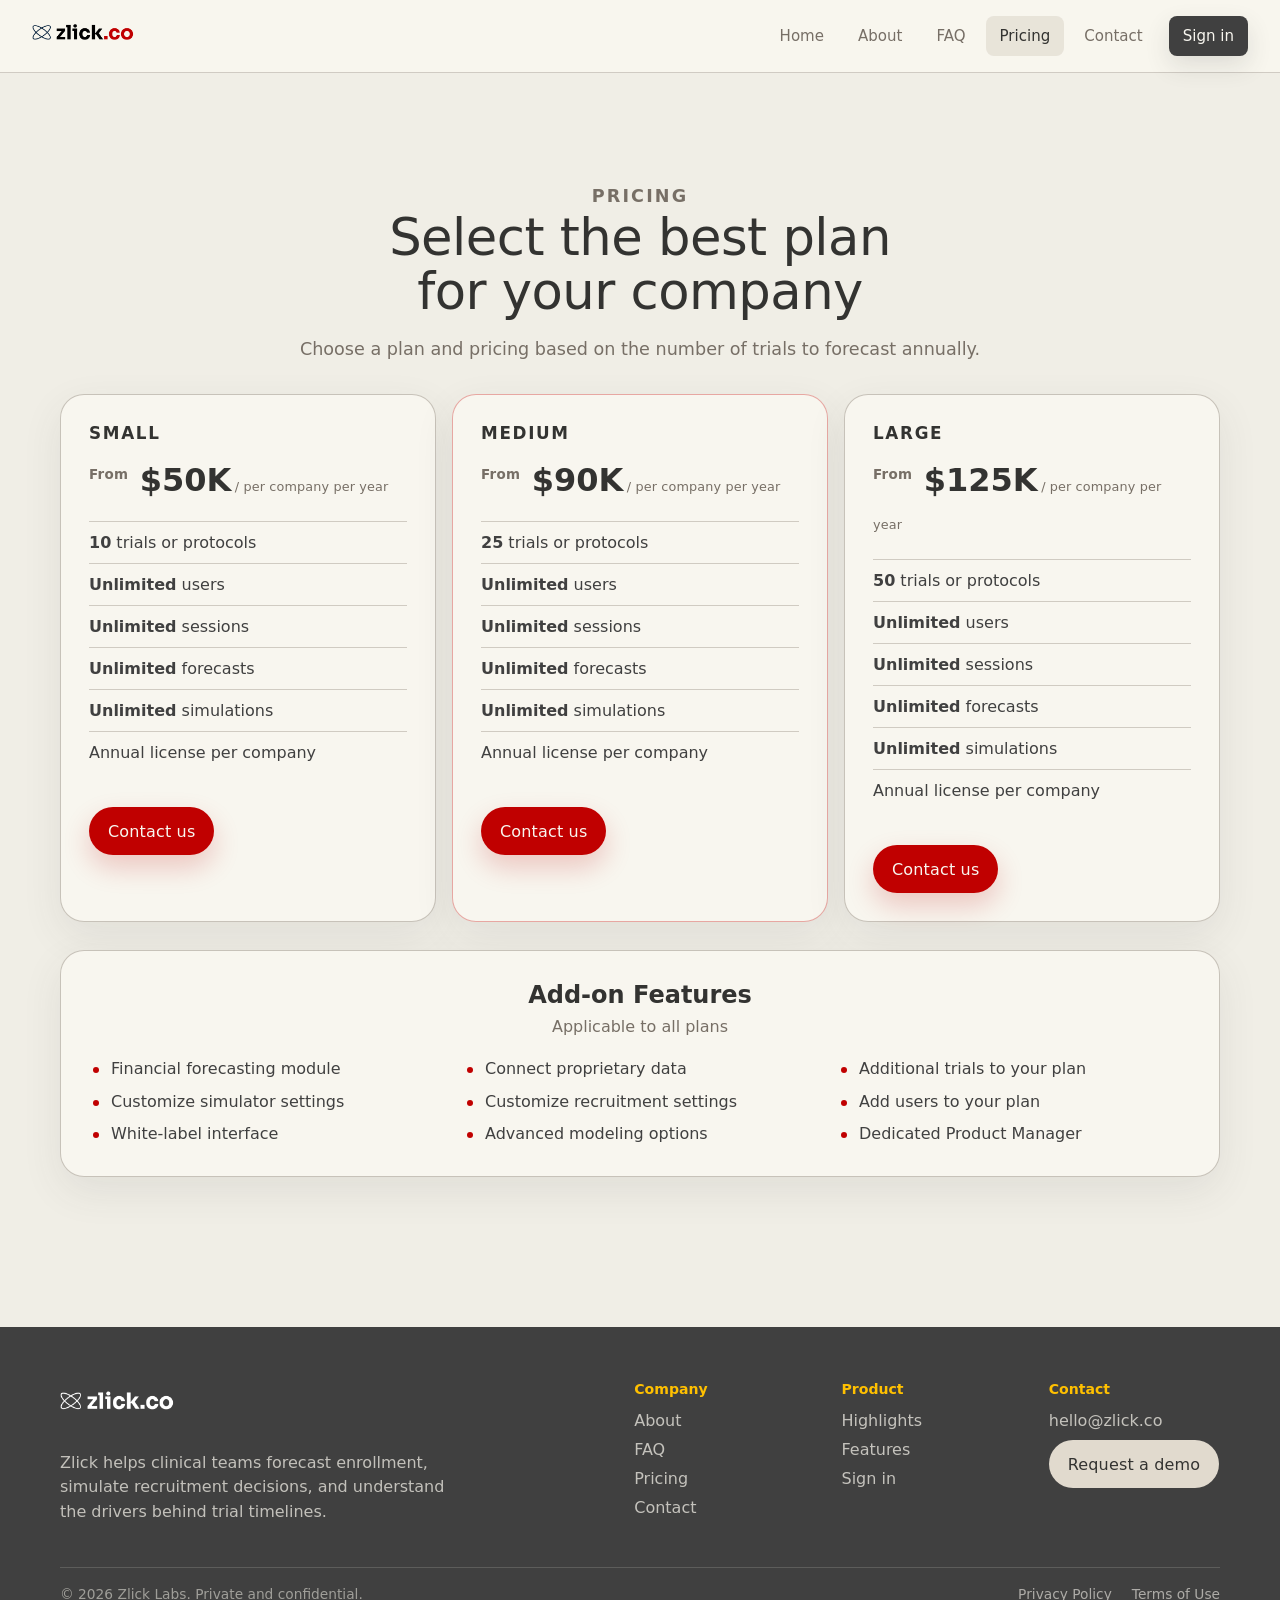
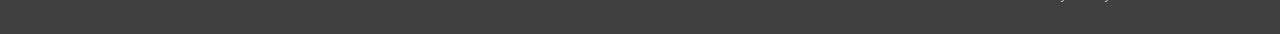
<file: design-v2/pricing.html>
<!doctype html>
<html lang="en">
  <head>
    <meta charset="utf-8">
    <meta name="viewport" content="width=device-width, initial-scale=1">
    <title>Pricing | Zlick</title>
    <!-- Google tag (gtag.js) -->
    <script async src="https://www.googletagmanager.com/gtag/js?id=G-YN9E7WGJY2"></script>
    <script>
      window.dataLayer = window.dataLayer || [];
      function gtag(){dataLayer.push(arguments);}
      gtag('js', new Date());
      gtag('config', 'G-YN9E7WGJY2');
    </script>
    <meta name="description" content="Zlick pricing plans for sponsors and CROs.">
    <link rel="icon" type="image/png" href="../zlick-icon.png">
    <link rel="stylesheet" href="styles.css?v=20260827b">
  </head>
  <body class="page-pricing">
    <header class="site-header">
      <nav class="nav-shell" aria-label="Main navigation">
        <a class="brand-link" href="index.html" aria-label="Zlick home"><img src="../zlick-logo.png" alt="Zlick"></a>
        <button class="nav-toggle" type="button" aria-label="Open navigation" aria-expanded="false" data-nav-toggle><span></span><span></span></button>
        <div class="nav-links" data-nav-links>
          <a class="nav-link" href="index.html">Home</a>
          <a class="nav-link" href="about.html">About</a>
          <a class="nav-link" href="faq.html">FAQ</a>
          <a class="nav-link active" href="pricing.html">Pricing</a>
          <a class="nav-link" href="contact.html">Contact</a>
          <a class="account-link" href="https://app.zlick.co">Sign in</a>
        </div>
      </nav>
    </header>

    <main class="page">
      <section class="page-hero">
        <p class="eyebrow">Pricing</p>
        <h1>Select the best plan for your company</h1>
        <p>Choose a plan and pricing based on the number of trials to forecast annually.</p>
      </section>

      <section class="section section-tight pricing-section">
        <div class="pricing-grid">
          <article class="pricing-card" data-reveal>
            <h2>Small</h2>
            <div class="price"><span class="price-from">From</span>$50K<span class="price-per">/ per company per year</span></div>
            <ul>
              <li><strong>10</strong> trials or protocols</li>
              <li><strong>Unlimited</strong> users</li>
              <li><strong>Unlimited</strong> sessions</li>
              <li><strong>Unlimited</strong> forecasts</li>
              <li><strong>Unlimited</strong> simulations</li>
              <li>Annual license per company</li>
            </ul>
            <div class="cta-row"><button class="button" type="button" data-open-demo data-topic="Pricing request" data-message="Please contact me to discuss plans and pricing for my company.">Contact us</button></div>
          </article>

          <article class="pricing-card featured" data-reveal>
            <h2>Medium</h2>
            <div class="price"><span class="price-from">From</span>$90K<span class="price-per">/ per company per year</span></div>
            <ul>
              <li><strong>25</strong> trials or protocols</li>
              <li><strong>Unlimited</strong> users</li>
              <li><strong>Unlimited</strong> sessions</li>
              <li><strong>Unlimited</strong> forecasts</li>
              <li><strong>Unlimited</strong> simulations</li>
              <li>Annual license per company</li>
            </ul>
            <div class="cta-row"><button class="button" type="button" data-open-demo data-topic="Pricing request" data-message="Please contact me to discuss plans and pricing for my company.">Contact us</button></div>
          </article>

          <article class="pricing-card" data-reveal>
            <h2>Large</h2>
            <div class="price"><span class="price-from">From</span>$125K<span class="price-per">/ per company per year</span></div>
            <ul>
              <li><strong>50</strong> trials or protocols</li>
              <li><strong>Unlimited</strong> users</li>
              <li><strong>Unlimited</strong> sessions</li>
              <li><strong>Unlimited</strong> forecasts</li>
              <li><strong>Unlimited</strong> simulations</li>
              <li>Annual license per company</li>
            </ul>
            <div class="cta-row"><button class="button" type="button" data-open-demo data-topic="Pricing request" data-message="Please contact me to discuss plans and pricing for my company.">Contact us</button></div>
          </article>
        </div>

        <div class="addon-panel" data-reveal>
          <h2>Add-on Features</h2>
          <p class="addon-sub">Applicable to all plans</p>
          <ul class="addon-grid">
            <li>Financial forecasting module</li>
            <li>Connect proprietary data</li>
            <li>Additional trials to your plan</li>
            <li>Customize simulator settings</li>
            <li>Customize recruitment settings</li>
            <li>Add users to your plan</li>
            <li>White-label interface</li>
            <li>Advanced modeling options</li>
            <li>Dedicated Product Manager</li>
          </ul>
        </div>
      </section>
    </main>

    <footer class="site-footer">
      <div class="footer-inner">
        <div><img class="footer-logo" src="../zlick-logo.png" alt="Zlick"><p class="footer-copy">Zlick helps clinical teams forecast enrollment, simulate recruitment decisions, and understand the drivers behind trial timelines.</p></div>
        <div class="footer-col"><h3>Company</h3><a href="about.html">About</a><a href="faq.html">FAQ</a><a href="pricing.html">Pricing</a><a href="contact.html">Contact</a></div>
        <div class="footer-col"><h3>Product</h3><a href="index.html#highlights">Highlights</a><a href="index.html#features">Features</a><a href="https://app.zlick.co">Sign in</a></div>
        <div class="footer-col"><h3>Contact</h3><span>hello@zlick.co</span><button class="button button-soft" type="button" data-open-demo>Request a demo</button></div>
      </div>
      <div class="footer-bottom"><span>© 2026 Zlick Labs. Private and confidential.</span><span class="footer-legal"><a href="privacy.html">Privacy Policy</a><a href="terms.html">Terms of Use</a></span></div>
    </footer>

    <div class="modal" aria-hidden="true" data-demo-modal>
      <div class="modal-card" role="dialog" aria-modal="true" aria-labelledby="demo-title">
        <div class="modal-head">
          <div><h2 id="demo-title">Request pricing</h2><p>Tell us about your expected trial volume and user needs.</p></div>
          <button class="modal-close" type="button" aria-label="Close" data-close-demo>×</button>
        </div>
        <div class="modal-body">
          <form class="contact-form" action="https://formspree.io/f/meellwpa" method="POST" data-demo-form>
            <input type="hidden" name="_subject" value="Zlick pricing request">
            <div class="field-grid">
              <div class="field"><label for="modal-name">Name</label><input id="modal-name" name="name" required></div>
              <div class="field"><label for="modal-email">Email</label><input id="modal-email" type="email" name="email" required></div>
            </div>
            <div class="field-grid">
              <div class="field"><label for="modal-company">Company</label><input id="modal-company" name="company"></div>
              <div class="field"><label for="modal-topic">Topic</label><select id="modal-topic" name="topic"><option>Pricing request</option><option>Demo request</option><option>Product request</option><option>General feedback</option><option>Technical support</option><option>Other</option></select></div>
            </div>
            <div class="field"><label for="modal-message">Message</label><textarea id="modal-message" name="message" placeholder="Approximate trials or protocols, user count, and integrations needed."></textarea></div>
            <button class="button" type="submit">Send request</button>
          </form>
        </div>
      </div>
    </div>

    <script src="script.js?v=20260827b"></script>
  </body>
</html>
</file>
<file: styles.css>
:root {
  --bg: #f0eee6;
  --bg-soft: #e7e2d8;
  --surface: #f8f6ef;
  --surface-strong: #e1dace;
  --ink: #333331;
  --muted: #776f66;
  --line: #c8c0b5;
  --dark: #404040;
  --dark-soft: #5c5954;
  --red: #c00000;
  --red-deep: #980000;
  --clay: #d97757;
  --gold: #ffc000;
  --radius: 18px;
  --radius-small: 12px;
  --shadow: 0 24px 70px rgba(64, 64, 64, 0.12);
  --shadow-soft: 0 14px 40px rgba(64, 64, 64, 0.09);
  --ease-out: cubic-bezier(0.23, 1, 0.32, 1);
  --font-display: "Noto Sans", "Segoe UI", system-ui, sans-serif;
  --font-body: "Noto Sans", "Segoe UI", system-ui, sans-serif;
}

* {
  box-sizing: border-box;
}

html {
  scroll-behavior: smooth;
}

body {
  margin: 0;
  background: var(--bg);
  color: var(--ink);
  font-family: var(--font-body);
  letter-spacing: 0;
  -webkit-font-smoothing: antialiased;
}

body.nav-open {
  overflow: hidden;
}

a {
  color: inherit;
}

button,
input,
select,
textarea {
  font: inherit;
}

.site-header {
  position: sticky;
  top: 0;
  z-index: 20;
  width: 100%;
  border-bottom: 1px solid rgba(193, 187, 178, 0.72);
  background: rgba(248, 246, 239, 0.96);
  backdrop-filter: blur(14px);
}

.nav-shell {
  width: min(1336px, calc(100vw - 64px));
  margin: 0 auto;
  min-height: 72px;
  display: flex;
  align-items: center;
  justify-content: space-between;
  gap: 24px;
}

.brand-link {
  display: inline-flex;
  align-items: center;
  gap: 10px;
  min-width: 0;
  text-decoration: none;
}

.brand-link img {
  width: 118px;
  height: auto;
  display: block;
}

.nav-links {
  display: flex;
  align-items: center;
  justify-content: flex-end;
  gap: 6px;
}

.nav-link,
.account-link {
  display: inline-flex;
  align-items: center;
  justify-content: center;
  min-height: 40px;
  padding: 0 14px;
  border-radius: 8px;
  text-decoration: none;
  color: var(--muted);
  font-size: 0.94rem;
  transition: color 160ms var(--ease-out), background-color 160ms var(--ease-out), transform 160ms var(--ease-out);
}

.nav-link:hover,
.nav-link.active {
  color: var(--ink);
  background: rgba(225, 218, 206, 0.68);
}

.account-link {
  margin-left: 6px;
  background: var(--dark);
  color: var(--surface);
  box-shadow: 0 10px 24px rgba(64, 64, 64, 0.14);
}

.account-link:hover {
  transform: translateY(-1px);
  background: #303030;
}

.nav-toggle {
  display: none;
  width: 42px;
  height: 42px;
  border: 0;
  border-radius: 999px;
  background: var(--dark);
  color: var(--surface);
  cursor: pointer;
}

.nav-toggle span {
  display: block;
  width: 18px;
  height: 2px;
  margin: 4px auto;
  border-radius: 99px;
  background: currentColor;
}

.page {
  overflow: hidden;
}

.section {
  width: min(1160px, calc(100vw - 32px));
  margin: 0 auto;
  padding: 96px 0;
}

.section-tight {
  padding: 70px 0;
}

.eyebrow {
  margin: 0 0 14px;
  color: var(--red);
  font-family: var(--font-body);
  font-weight: 600;
  font-size: 0.78rem;
  letter-spacing: 0.12em;
  text-transform: uppercase;
}

.type-rotate {
  color: inherit;
  /* reserve a fixed slot (widest word ~9.55em) and left-align the word so
     "that knows " stays anchored while the typed word/caret change width */
  display: inline-block;
  min-width: 10.2em;
  text-align: left;
  white-space: nowrap;
}

.type-rotate::after {
  content: "";
  display: inline-block;
  width: 0.05em;
  min-width: 2px;
  height: 0.92em;
  margin-left: 0.04em;
  background: currentColor;
  vertical-align: -0.05em;
  animation: type-caret-blink 1s steps(1) infinite;
}

@keyframes type-caret-blink {
  0%, 50% { opacity: 1; }
  50.01%, 100% { opacity: 0; }
}

@media (prefers-reduced-motion: reduce) {
  .type-rotate::after { animation: none; }
}


.cta-row {
  display: flex;
  align-items: center;
  flex-wrap: wrap;
  gap: 12px;
  margin-top: 34px;
}

.button {
  display: inline-flex;
  align-items: center;
  justify-content: center;
  min-height: 48px;
  padding: 0 19px;
  border: 0;
  border-radius: 999px;
  color: var(--surface);
  background: var(--red);
  text-decoration: none;
  font-weight: 500;
  letter-spacing: 0.01em;
  box-shadow: 0 12px 28px rgba(192, 0, 0, 0.2);
  cursor: pointer;
  transition: transform 160ms var(--ease-out), box-shadow 160ms var(--ease-out), background-color 160ms var(--ease-out);
}

.button:hover {
  transform: translateY(-1px);
  background: var(--red-deep);
  box-shadow: 0 16px 32px rgba(192, 0, 0, 0.24);
}

.button:active {
  transform: scale(0.98);
}

.button-secondary {
  color: var(--surface);
  background: var(--dark);
  box-shadow: 0 12px 28px rgba(64, 64, 64, 0.16);
}

.button-secondary:hover {
  background: #303030;
  box-shadow: 0 16px 32px rgba(64, 64, 64, 0.19);
}

.button-soft {
  color: var(--ink);
  background: var(--surface-strong);
  box-shadow: none;
}

.button-soft:hover {
  color: var(--surface);
  background: var(--dark);
}

.hero-media {
  position: relative;
  z-index: 1;
  width: min(100%, 1200px);
  margin-top: 72px;
  animation: rise-in 820ms var(--ease-out) 120ms both;
}

.trusted-strip {
  width: min(1160px, calc(100vw - 32px));
  margin: 0 auto;
  padding: 32px 0 4px;
}

.trusted-label {
  margin: 0 0 16px;
  text-align: center;
  color: var(--muted);
  font-size: 0.88rem;
}

.logo-marquee {
  overflow: hidden;
  mask-image: linear-gradient(to right, transparent, black 8%, black 92%, transparent);
  -webkit-mask-image: linear-gradient(to right, transparent, black 8%, black 92%, transparent);
}

.logo-track {
  display: flex;
  width: max-content;
  gap: 10px;
  animation: marquee 36s linear infinite;
}

/* pause the marquee on hover so a logo can be inspected */
.logo-marquee:hover .logo-track {
  animation-play-state: paused;
}

.logo-row {
  display: flex;
  gap: 10px;
}

.logo-item {
  width: 94px;
  height: 44px;
  display: flex;
  align-items: center;
  justify-content: center;
  padding: 7px 10px;
  border: 1px solid rgba(193, 187, 178, 0.72);
  border-radius: 12px;
  background: rgba(227, 223, 214, 0.75);
}

.logo-item img {
  max-width: 78px;
  max-height: 24px;
  width: auto;
  height: auto;
  object-fit: contain;
  filter: grayscale(1) contrast(1.04);
  opacity: 0.82;
  transition: filter 220ms var(--ease-out), opacity 220ms var(--ease-out);
}

.logo-item:hover img {
  filter: grayscale(0) contrast(1);
  opacity: 1;
}

.section-heading {
  max-width: 760px;
  margin-bottom: 34px;
}

.section-heading.center {
  margin-left: auto;
  margin-right: auto;
  text-align: center;
}

.section-heading h2,
.page-hero h1 {
  margin: 0;
  font-family: var(--font-display);
  font-weight: 400;
  font-size: clamp(2.2rem, 4vw, 4rem);
  line-height: 1.05;
  letter-spacing: -0.01em;
  text-wrap: balance;
}

.section-heading p,
.page-hero p {
  margin: 18px 0 0;
  color: var(--muted);
  font-size: 1.1rem;
  line-height: 1.58;
}

/* Match the hero headline treatment */
#highlights .section-heading {
  max-width: none;
}

#highlights .section-heading h2 {
  font-weight: 700;
  font-size: clamp(1.9rem, 3.6vw, 3.1rem);
  line-height: 1.12;
  letter-spacing: -0.02em;
  white-space: nowrap;
}

/* Keep the Platform title to 4 lines max */
#features .section-heading {
  max-width: 820px;
}

#features .section-heading h2 {
  font-size: clamp(2rem, 3.6vw, 3.5rem);
}

.highlight-grid {
  display: grid;
  grid-template-columns: repeat(4, minmax(0, 1fr));
  gap: 14px;
  align-items: stretch;
}

.highlight-card {
  min-height: 320px;
  display: flex;
  flex-direction: column;
  justify-content: flex-start;
  padding: 28px;
  border: 1px solid rgba(193, 187, 178, 0.88);
  border-radius: var(--radius);
  background: var(--surface);
  box-shadow: var(--shadow-soft);
  transition: transform 180ms var(--ease-out), box-shadow 180ms var(--ease-out), border-color 180ms var(--ease-out);
}

.highlight-card:hover {
  transform: translateY(-4px);
  border-color: rgba(217, 119, 87, 0.55);
  box-shadow: 0 24px 60px rgba(64, 64, 64, 0.13);
}

.highlight-icon {
  width: 48px;
  height: 48px;
  display: inline-flex;
  align-items: center;
  justify-content: center;
  border-radius: 14px;
  background: rgba(217, 119, 87, 0.14);
  color: var(--red);
}

.highlight-icon svg {
  width: 26px;
  height: 26px;
}

.highlight-card h3 {
  margin: 38px 0 0;
  font-family: var(--font-display);
  font-weight: 500;
  font-size: 1.42rem;
  line-height: 1.12;
}

.highlight-card h3 em {
  font-style: italic;
  font-weight: 700;
}

.highlight-card p {
  margin: 30px 0 0;
  color: var(--muted);
  line-height: 1.52;
  font-size: 0.98rem;
}

/* Use-case carousel */
/* Hero use-case carousel (light theme) */
.hero-media--carousel {
  width: 100%;
  max-width: none;
}

.hero-howto {
  margin: 0 0 18px;
  text-align: center;
  font-family: var(--font-display);
  font-weight: 700;
  font-size: clamp(1.28rem, 2.08vw, 1.76rem);
  line-height: 1.12;
  letter-spacing: 0.02em;
  color: var(--red);
}

.carousel {
  position: relative;
  width: min(1320px, calc(100vw - 64px));
  margin: 8px auto 0;
}

.carousel-track {
  display: flex;
  gap: 28px;
  overflow-x: auto;
  overflow-y: hidden;
  scroll-snap-type: x proximity;
  scrollbar-width: none;
  -ms-overflow-style: none;
  padding: 12px 4px 24px;
}

.carousel-track::-webkit-scrollbar {
  display: none;
}

.carousel-pane {
  flex: 0 0 auto;
  width: 100%;
  scroll-snap-align: center;
  display: flex;
  flex-direction: column;
}

.carousel-pane-title {
  margin: 0 0 30px;
  font-family: var(--font-display);
  font-weight: 600;
  font-size: clamp(1.0rem, 1.58vw, 1.44rem);
  line-height: 1.14;
  letter-spacing: -0.01em;
  text-align: center;
  color: var(--ink);
}

/* Unified line-icon set (inline SVG, consistent grid + stroke) */
.pane-title-icon {
  width: 1.18em;
  height: 1.18em;
  flex: none;
  vertical-align: -0.2em;
  margin-right: 0.45em;
  color: var(--ink);
}

.carousel-media {
  display: flex;
  align-items: center;
  justify-content: center;
  width: min(1240px, calc(100% - 140px));
  margin: 0 auto;
  aspect-ratio: 16 / 9;
  border: 2px solid var(--ink);
  border-radius: 10px;
  background: var(--surface);
  /* soft, layered drop shadow so the clip appears to float above the page */
  box-shadow:
    0 26px 50px -20px rgba(64, 64, 64, 0.45),
    0 10px 24px -16px rgba(64, 64, 64, 0.32);
}

.carousel-media-label {
  color: var(--muted);
  font-size: 0.9rem;
  letter-spacing: 0.04em;
  text-transform: uppercase;
}

.carousel-media--filled {
  background: #ffffff;
  overflow: hidden;
}

.carousel-video {
  width: 100%;
  height: 100%;
  object-fit: contain;
  display: block;
  background: var(--surface);
}

.carousel-arrow {
  position: absolute;
  top: calc(50% + 22px);
  transform: translateY(-50%);
  z-index: 3;
  width: 62px;
  height: 62px;
  display: inline-flex;
  align-items: center;
  justify-content: center;
  border: 1px solid rgba(193, 187, 178, 0.9);
  border-radius: 50%;
  background: var(--surface);
  color: var(--ink);
  box-shadow: var(--shadow-soft);
  cursor: pointer;
  transition: transform 160ms var(--ease-out), background-color 160ms var(--ease-out), color 160ms var(--ease-out);
}

.carousel-arrow svg {
  width: 30px;
  height: 30px;
  stroke-width: 2.6;
}

.carousel-arrow:hover {
  background: var(--dark);
  color: var(--surface);
}

.carousel-arrow:active {
  transform: translateY(-50%) scale(0.94);
}

.carousel-arrow-prev {
  left: -8px;
}

.carousel-arrow-next {
  right: -8px;
}

.carousel-dots {
  display: flex;
  justify-content: center;
  gap: 10px;
  margin-top: 8px;
}

.carousel-dot {
  width: 9px;
  height: 9px;
  padding: 0;
  border: 0;
  border-radius: 50%;
  background: rgba(64, 64, 64, 0.22);
  cursor: pointer;
  transition: background-color 200ms var(--ease-out), transform 200ms var(--ease-out);
}

.carousel-dot.is-active {
  background: var(--red);
  transform: scale(1.25);
}

.feature-stack {
  display: grid;
  gap: 86px;
}

.feature-row {
  display: grid;
  grid-template-columns: minmax(0, 0.88fr) minmax(0, 1.12fr);
  gap: 52px;
  align-items: center;
}

.feature-row.reverse {
  grid-template-columns: minmax(0, 1.12fr) minmax(0, 0.88fr);
}

.feature-row.reverse .feature-copy {
  order: 2;
}

/* Give row 4 (Experiment) a wider copy column so its two-line title fits */
@media (min-width: 981px) {
  #features .feature-row:nth-of-type(4) {
    grid-template-columns: minmax(0, 1fr) minmax(0, 1fr);
  }
}

.feature-copy h3 {
  margin: 0;
  max-width: 620px;
  font-family: var(--font-display);
  font-weight: 400;
  font-size: clamp(1.9rem, 3vw, 3rem);
  line-height: 1.08;
  letter-spacing: -0.01em;
  text-wrap: balance;
}

/* Feature #2: title is hard-split at the comma; size it down so each half
   fits the (narrower) copy column on one line across the 2-column range. */
.feature-copy h3.feature-title--split {
  font-size: clamp(1.7rem, 2.4vw, 2.6rem);
  text-wrap: nowrap;
}

.feature-copy p {
  margin: 18px 0 0;
  max-width: 620px;
  color: var(--muted);
  font-size: 1.05rem;
  line-height: 1.62;
}

.feature-list {
  display: grid;
  gap: 10px;
  margin: 22px 0 0;
  padding: 0;
  list-style: none;
}

.feature-list li {
  position: relative;
  padding-left: 24px;
  color: var(--dark);
  line-height: 1.45;
}

.feature-list li::before {
  content: "";
  position: absolute;
  left: 0;
  top: 0.58em;
  width: 9px;
  height: 9px;
  border-radius: 999px;
  background: var(--clay);
}

.visual-panel {
  min-height: 420px;
  border: 1px solid rgba(193, 187, 178, 0.88);
  border-radius: 28px;
  background:
    linear-gradient(145deg, rgba(248, 246, 239, 0.92), rgba(225, 218, 206, 0.9)),
    var(--surface-strong);
  box-shadow: var(--shadow-soft);
  overflow: hidden;
  position: relative;
}

.visual-panel.dark {
  background:
    radial-gradient(circle at 16% 16%, rgba(255, 192, 0, 0.18), transparent 25%),
    radial-gradient(circle at 86% 22%, rgba(217, 119, 87, 0.22), transparent 28%),
    var(--dark);
  color: var(--surface);
}

/* Bare media panel (illustration / gif) */
.visual-panel--media {
  min-height: 0;
  border: none;
  background: var(--bg);
  box-shadow: none;
  border-radius: 0;
  overflow: visible;
  display: flex;
  align-items: center;
  justify-content: center;
}

.feature-media {
  display: block;
  width: 100%;
  height: auto;
  mix-blend-mode: multiply;
}

/* Clickable image fan */
.visual-panel--fan {
  min-height: 420px;
  border: none;
  background: none;
  box-shadow: none;
  border-radius: 0;
  overflow: visible;
}

.card-fan {
  position: absolute;
  inset: 0;
  display: flex;
  align-items: center;
  justify-content: center;
  padding: 30px;
}

.fan-card {
  position: absolute;
  width: min(76%, 400px);
  aspect-ratio: 3 / 2;
  padding: 0;
  border: 1px solid rgba(193, 187, 178, 0.95);
  border-radius: 14px;
  background: #ffffff;
  overflow: hidden;
  cursor: pointer;
  transform-origin: bottom center;
  box-shadow: 0 8px 22px rgba(64, 64, 64, 0.16);
  transition: transform 320ms var(--ease-out), box-shadow 320ms var(--ease-out), opacity 320ms var(--ease-out);
}

.fan-card img {
  display: block;
  width: 100%;
  height: 100%;
  object-fit: contain;
  background: #ffffff;
}

/* Fanned out from a bottom pivot so each card has a large, clickable area */
.fan-card.is-front {
  transform: rotate(0deg) translateY(-8px) scale(1);
  box-shadow: 0 26px 54px rgba(64, 64, 64, 0.28);
}

.fan-card.is-back-1 {
  transform: rotate(-17deg) translateX(-14px) scale(0.95);
  opacity: 0.98;
}

.fan-card.is-back-2 {
  transform: rotate(17deg) translateX(14px) scale(0.95);
  opacity: 0.98;
}

.fan-card.is-back-1:hover {
  transform: rotate(-12deg) translateX(-14px) scale(0.98);
  box-shadow: 0 18px 40px rgba(64, 64, 64, 0.24);
}

.fan-card.is-back-2:hover {
  transform: rotate(12deg) translateX(14px) scale(0.98);
  box-shadow: 0 18px 40px rgba(64, 64, 64, 0.24);
}

.mock-browser {
  position: absolute;
  inset: 28px;
  border: 1px solid rgba(193, 187, 178, 0.72);
  border-radius: 20px;
  background: rgba(248, 246, 239, 0.9);
  overflow: hidden;
}

.mock-browser.dark {
  border-color: rgba(240, 238, 230, 0.18);
  background: rgba(30, 30, 30, 0.78);
}

.mock-topbar {
  height: 44px;
  display: flex;
  align-items: center;
  gap: 7px;
  padding: 0 16px;
  border-bottom: 1px solid rgba(193, 187, 178, 0.6);
}

.mock-topbar span {
  width: 9px;
  height: 9px;
  border-radius: 999px;
  background: var(--line);
}

.mock-content {
  padding: 22px;
}

.graph {
  position: relative;
  min-height: 300px;
}

.graph-node {
  position: absolute;
  min-width: 120px;
  padding: 12px 13px;
  border: 1px solid rgba(193, 187, 178, 0.85);
  border-radius: 16px;
  background: var(--surface);
  color: var(--dark);
  font-size: 0.82rem;
  box-shadow: 0 12px 32px rgba(64, 64, 64, 0.1);
}

.graph-node strong {
  display: block;
  margin-bottom: 4px;
  font-size: 0.92rem;
}

.graph-node.one { top: 6px; left: 0; }
.graph-node.two { top: 70px; right: 4px; }
.graph-node.three { top: 178px; left: 18px; }
.graph-node.four { bottom: 0; right: 38px; }

.graph-line {
  position: absolute;
  inset: 68px 90px 70px 96px;
  border: 1px solid rgba(217, 119, 87, 0.55);
  border-radius: 999px;
  transform: rotate(-11deg);
}

.sim-panel {
  display: grid;
  gap: 14px;
}

.sim-row {
  display: grid;
  grid-template-columns: 1fr auto;
  align-items: center;
  gap: 18px;
  padding: 15px;
  border-radius: 15px;
  background: rgba(248, 246, 239, 0.88);
  border: 1px solid rgba(193, 187, 178, 0.68);
}

.sim-bar {
  height: 9px;
  border-radius: 999px;
  background: rgba(193, 187, 178, 0.6);
  overflow: hidden;
}

.sim-bar span {
  display: block;
  height: 100%;
  border-radius: inherit;
  background: var(--clay);
}

.quote-band {
  width: min(1160px, calc(100vw - 32px));
  margin: 0 auto;
  padding: 64px;
  border-radius: 32px;
  background: var(--dark);
  color: var(--surface);
  box-shadow: var(--shadow);
}

.quote-brandline {
  display: flex;
  align-items: center;
  gap: 20px;
  margin-top: 30px;
}

.quote-brand {
  display: inline-flex;
  align-items: center;
}

.quote-brand img {
  width: 156px;
  height: auto;
  display: block;
  /* logo PNG has uneven internal padding (content center ~40% of height);
     nudge down so the wordmark sits on the same line as the adjacent text */
  transform: translateY(5.5px);
  filter: brightness(0) invert(1);
}

.quote-divider {
  width: 1px;
  height: 30px;
  background: rgba(240, 238, 230, 0.4);
}

.quote-brandline-text {
  font-family: var(--font-display);
  font-weight: 600;
  font-size: 1.5rem;
  line-height: 1;
  letter-spacing: 0.01em;
  color: var(--surface);
}

.quote-band p {
  margin: 0;
  font-family: var(--font-display);
  font-weight: 400;
  font-size: clamp(1.5rem, 3vw, 2.7rem);
  line-height: 1.12;
  letter-spacing: -0.01em;
  white-space: nowrap;
}

@media (max-width: 720px) {
  .quote-band p {
    white-space: normal;
  }
}

.quote-sub {
  display: block;
  margin-top: 22px;
  color: rgba(240, 238, 230, 0.72);
  font-size: 1rem;
  line-height: 1.55;
}

.page-hero {
  width: min(960px, calc(100vw - 32px));
  margin: 0 auto;
  padding: 92px 0 52px;
  text-align: center;
}

.split-panel {
  display: grid;
  grid-template-columns: minmax(0, 0.9fr) minmax(0, 1.1fr);
  gap: 42px;
  align-items: start;
}

.copy-panel,
.form-panel,
.pricing-card {
  border: 1px solid rgba(193, 187, 178, 0.88);
  border-radius: 24px;
  background: var(--surface);
  box-shadow: var(--shadow-soft);
}

.copy-panel {
  padding: 34px;
}

.copy-panel h2 {
  margin: 0;
  font-size: 1.7rem;
  line-height: 1.1;
}

.copy-panel p {
  color: var(--muted);
  line-height: 1.6;
}

.pricing-grid {
  display: grid;
  grid-template-columns: repeat(3, minmax(0, 1fr));
  gap: 16px;
}

.pricing-card {
  padding: 28px;
}

.pricing-card.featured {
  border-color: rgba(192, 0, 0, 0.32);
  transform: translateY(-14px);
}

.pricing-card h2 {
  margin: 0;
  font-size: 1.05rem;
  font-weight: 700;
  text-transform: uppercase;
  letter-spacing: 0.1em;
}

.price {
  margin: 18px 0 0;
  font-size: 2rem;
  font-weight: 800;
}

.pricing-card p {
  color: var(--muted);
  line-height: 1.5;
}

.pricing-card ul,
.addon-grid {
  margin: 22px 0 0;
  padding: 0;
  list-style: none;
}

.pricing-card li {
  padding: 11px 0;
  border-top: 1px solid rgba(193, 187, 178, 0.72);
  color: var(--dark);
}

.addon-panel {
  margin-top: 28px;
  padding: 30px;
  border: 1px solid rgba(193, 187, 178, 0.88);
  border-radius: 24px;
  background: var(--surface-strong);
}

.addon-panel h2 {
  margin: 0;
}

.addon-grid {
  display: grid;
  grid-template-columns: repeat(3, minmax(0, 1fr));
  gap: 10px 24px;
}

.addon-grid li {
  color: var(--dark);
  line-height: 1.42;
}

.form-panel {
  padding: 30px;
}

.contact-form {
  display: grid;
  gap: 14px;
}

.field-grid {
  display: grid;
  grid-template-columns: 1fr 1fr;
  gap: 14px;
}

.field {
  display: grid;
  gap: 7px;
}

.field label {
  color: var(--dark);
  font-size: 0.88rem;
  font-weight: 650;
}

.field input,
.field select,
.field textarea {
  width: 100%;
  border: 1px solid rgba(193, 187, 178, 0.92);
  border-radius: 13px;
  background: rgba(248, 246, 239, 0.88);
  color: var(--ink);
  padding: 12px 13px;
  outline: none;
  transition: border-color 160ms var(--ease-out), box-shadow 160ms var(--ease-out), background-color 160ms var(--ease-out);
}

.field textarea {
  min-height: 150px;
  resize: vertical;
  line-height: 1.5;
}

.field input:focus,
.field select:focus,
.field textarea:focus {
  border-color: rgba(217, 119, 87, 0.75);
  box-shadow: 0 0 0 4px rgba(217, 119, 87, 0.13);
  background: var(--surface);
}

.site-footer {
  margin-top: 80px;
  padding: 54px 24px 32px;
  background: var(--dark);
  color: var(--surface);
}

.footer-inner {
  width: min(1160px, calc(100vw - 32px));
  margin: 0 auto;
  display: grid;
  grid-template-columns: minmax(0, 1.1fr) repeat(3, minmax(140px, 0.35fr));
  gap: 36px;
}

.footer-logo {
  width: 132px;
  filter: brightness(0) invert(1);
}

.footer-copy {
  margin: 18px 0 0;
  max-width: 390px;
  color: rgba(240, 238, 230, 0.74);
  line-height: 1.55;
}

.footer-col h3 {
  margin: 0 0 14px;
  font-size: 0.88rem;
  color: var(--gold);
}

.footer-col a,
.footer-col span {
  display: block;
  margin: 10px 0;
  color: rgba(240, 238, 230, 0.75);
  text-decoration: none;
}

.footer-col a {
  width: fit-content;
  transition: color 160ms var(--ease-out), transform 160ms var(--ease-out);
}

.footer-col a:hover {
  color: var(--surface);
  transform: translateX(3px);
}

/* ---- Micro-interactions & accessibility ---- */
.nav-link:hover {
  transform: translateY(-1px);
}

/* Clear, branded focus ring for keyboard users (removed for mouse via :focus-visible) */
a:focus-visible,
button:focus-visible,
.button:focus-visible,
[data-fan-card]:focus-visible,
.carousel-arrow:focus-visible,
.carousel-dot:focus-visible {
  outline: 2px solid var(--red);
  outline-offset: 3px;
  border-radius: 8px;
}

.footer-bottom {
  width: min(1160px, calc(100vw - 32px));
  margin: 40px auto 0;
  padding-top: 18px;
  border-top: 1px solid rgba(240, 238, 230, 0.16);
  color: rgba(240, 238, 230, 0.54);
  font-size: 0.86rem;
}

.modal {
  position: fixed;
  inset: 0;
  z-index: 50;
  display: none;
  align-items: center;
  justify-content: center;
  padding: 22px;
  background: rgba(45, 43, 40, 0.44);
}

.modal.open {
  display: flex;
}

.modal-card {
  width: min(100%, 620px);
  max-height: calc(100vh - 44px);
  overflow: auto;
  border: 1px solid rgba(193, 187, 178, 0.92);
  border-radius: 24px;
  background: var(--surface);
  box-shadow: 0 34px 90px rgba(40, 40, 40, 0.28);
  animation: modal-in 180ms var(--ease-out) both;
}

.modal-head {
  display: flex;
  align-items: flex-start;
  justify-content: space-between;
  gap: 18px;
  padding: 26px 26px 8px;
}

.modal-head h2 {
  margin: 0;
  font-size: 1.7rem;
}

.modal-head p {
  margin: 8px 0 0;
  color: var(--muted);
}

.modal-close {
  width: 40px;
  height: 40px;
  flex: 0 0 auto;
  border: 0;
  border-radius: 999px;
  background: var(--surface-strong);
  cursor: pointer;
}

.modal-body {
  padding: 18px 26px 26px;
}

[data-reveal] {
  transition:
    opacity 820ms cubic-bezier(0.16, 1, 0.3, 1),
    transform 820ms cubic-bezier(0.16, 1, 0.3, 1),
    filter 820ms ease;
}

/* Hidden state only applies once JS marks the page ready, so content is
   never stuck invisible if the script fails to run. */
.reveal-ready [data-reveal] {
  opacity: 0;
  transform: translateY(46px) scale(0.972);
  filter: blur(3px);
  will-change: opacity, transform, filter;
}

.reveal-ready [data-reveal].is-visible {
  opacity: 1;
  transform: none;
  filter: none;
}

/* Staggered cascade for items revealed together in a grid */
.highlight-card:nth-child(2) { transition-delay: 110ms; }
.highlight-card:nth-child(3) { transition-delay: 220ms; }
.highlight-card:nth-child(4) { transition-delay: 330ms; }

@media (prefers-reduced-motion: reduce) {
  .reveal-ready [data-reveal] {
    opacity: 1;
    transform: none;
    filter: none;
    transition: none;
  }
}

@keyframes rise-in {
  from {
    opacity: 0;
    transform: translateY(18px);
  }
  to {
    opacity: 1;
    transform: translateY(0);
  }
}

@keyframes edge-fade {
  from {
    opacity: 0;
  }
  to {
    opacity: 0.5;
  }
}

@keyframes node-pop {
  from {
    opacity: 0;
    transform: translateY(10px) scale(0.96);
  }
  to {
    opacity: 1;
    transform: translateY(0) scale(1);
  }
}

@keyframes bar-grow {
  from {
    transform: scaleY(0);
  }
  to {
    transform: scaleY(1);
  }
}

@keyframes modal-in {
  from {
    opacity: 0;
    transform: translateY(10px) scale(0.98);
  }
  to {
    opacity: 1;
    transform: translateY(0) scale(1);
  }
}

@keyframes marquee {
  from { transform: translateX(0); }
  to { transform: translateX(calc(-50% - 5px)); }
}

@media (prefers-reduced-motion: reduce) {
  *,
  *::before,
  *::after {
    animation-duration: 0.01ms !important;
    animation-delay: 0ms !important;
    animation-iteration-count: 1 !important;
    scroll-behavior: auto !important;
    transition-duration: 0.01ms !important;
  }

}

@media (max-width: 980px) {
  .feature-row,
  .feature-row.reverse,
  .split-panel {
    grid-template-columns: 1fr;
  }

  .type-rotate {
    /* drop the reserved slot on small screens so it can't overflow */
    min-width: 0;
  }

  .hero-media {
    margin-top: 36px;
  }

  .feature-row.reverse .feature-copy {
    order: 0;
  }

  .highlight-grid,
  .pricing-grid,
  .addon-grid {
    grid-template-columns: 1fr 1fr;
  }

  .pricing-card.featured {
    transform: none;
  }

  .footer-inner {
    grid-template-columns: 1fr 1fr;
  }
}

@media (max-width: 760px) {
  #highlights .section-heading h2 {
    white-space: normal;
    font-size: clamp(1.7rem, 7vw, 2.1rem);
  }

  .site-header {
    padding: 0;
  }

  .nav-shell {
    width: calc(100vw - 32px);
    min-height: 64px;
  }

  .nav-toggle {
    display: block;
  }

  .nav-links {
    position: fixed;
    left: 16px;
    right: 16px;
    top: 72px;
    display: none;
    flex-direction: column;
    align-items: stretch;
    padding: 14px;
    border: 1px solid rgba(193, 187, 178, 0.88);
    border-radius: 22px;
    background: var(--surface);
    box-shadow: var(--shadow);
  }

  .nav-links.open {
    display: flex;
  }

  .nav-link,
  .account-link {
    justify-content: flex-start;
    margin: 0;
  }

  .hero-media {
    margin-top: 28px;
  }

  .section {
    padding: 66px 0;
  }

  .highlight-grid,
  .pricing-grid,
  .field-grid,
  .footer-inner,
  .addon-grid {
    grid-template-columns: 1fr;
  }

  .visual-panel {
    min-height: 360px;
  }

  .quote-band {
    padding: 34px 24px;
    border-radius: 24px;
  }
}

/* ---- Pricing page ---- */
.page-pricing .page-hero { padding-bottom: 16px; }
.page-pricing .pricing-section { padding-top: 14px; }

.price-from {
  font-size: 0.42em;
  font-weight: 600;
  color: var(--muted);
  vertical-align: super;
  margin-right: 0.85em;
  letter-spacing: 0.02em;
}

.price-per {
  font-size: 0.4em;
  font-weight: 500;
  color: var(--muted);
  margin-left: 0.28em;
  letter-spacing: 0.01em;
}

/* Add-ons: match the card background, centered header, bulleted items */
.addon-panel {
  background: var(--surface);
  box-shadow: var(--shadow-soft);
}

.addon-panel h2 {
  text-align: center;
}

.addon-sub {
  margin: 8px 0 0;
  text-align: center;
  color: var(--muted);
}

.addon-grid li {
  position: relative;
  padding-left: 20px;
}

.addon-grid li::before {
  content: "";
  position: absolute;
  left: 2px;
  top: 0.56em;
  width: 6px;
  height: 6px;
  border-radius: 50%;
  background: var(--red);
}

/* ---- Feature fan: enlarge hint + lightbox ---- */
.fan-hint {
  margin: 14px 0 0;
  text-align: center;
  font-size: 0.82rem;
  letter-spacing: 0.04em;
  color: var(--muted);
}

.lightbox {
  position: fixed;
  inset: 0;
  z-index: 60;
  display: flex;
  align-items: center;
  justify-content: center;
  padding: 4vh 4vw;
  background: rgba(32, 32, 30, 0.82);
  backdrop-filter: blur(4px);
  opacity: 0;
  visibility: hidden;
  transition: opacity 220ms var(--ease-out), visibility 220ms var(--ease-out);
}

.lightbox.open {
  opacity: 1;
  visibility: visible;
}

.lightbox-img {
  max-width: 92vw;
  max-height: 90vh;
  width: auto;
  height: auto;
  border-radius: 12px;
  border: 3px solid #fff;
  box-shadow: 0 40px 90px -30px rgba(0, 0, 0, 0.7);
  transform: scale(0.97);
  transition: transform 240ms var(--ease-out);
}

.lightbox.open .lightbox-img {
  transform: scale(1);
}

.lightbox-close {
  position: absolute;
  top: 18px;
  right: 22px;
  width: 46px;
  height: 46px;
  border: 0;
  border-radius: 999px;
  background: rgba(255, 255, 255, 0.92);
  color: var(--ink);
  font-size: 1.6rem;
  line-height: 1;
  cursor: pointer;
  transition: transform 160ms var(--ease-out), background-color 160ms var(--ease-out);
}

.lightbox-close:hover {
  transform: scale(1.06);
  background: #fff;
}


/* FAQ accordion (faq.html) */
.faq-list { max-width: 820px; margin: 0 auto; display: flex; flex-direction: column; gap: 14px; }
.faq-item { background: var(--surface); border: 1px solid rgba(193, 187, 178, 0.72); border-radius: var(--radius); box-shadow: var(--shadow-soft); }
.faq-item summary { list-style: none; cursor: pointer; display: flex; align-items: center; justify-content: space-between; gap: 18px; padding: 20px 24px; font-family: var(--font-display); font-weight: 700; font-size: 1.08rem; color: var(--ink); transition: color 160ms var(--ease-out); }
.faq-item summary::-webkit-details-marker { display: none; }
.faq-item summary::after { content: "+"; flex: none; font-weight: 400; font-size: 1.5rem; line-height: 1; color: var(--red); }
.faq-item[open] summary::after { content: "\2212"; }
.faq-item summary:hover { color: var(--red); }
.faq-answer { padding: 0 24px 22px; color: var(--dark); line-height: 1.62; }
.faq-answer p { margin: 0 0 12px; }
.faq-answer p:last-child { margin-bottom: 0; }
.faq-answer .faq-lead { font-weight: 600; color: var(--ink); margin-bottom: 6px; }
.faq-answer ul { margin: 0 0 14px; padding: 0; list-style: none; }
.faq-answer ul:last-child { margin-bottom: 0; }
.faq-answer li { position: relative; padding: 5px 0 5px 20px; }
.faq-answer li::before { content: ""; position: absolute; left: 2px; top: 14px; width: 6px; height: 6px; border-radius: 50%; background: var(--red); }
.faq-cta { max-width: 820px; margin: 40px auto 0; display: flex; align-items: center; justify-content: center; gap: 18px; flex-wrap: wrap; }
.faq-cta p { margin: 0; color: var(--muted); font-size: 1.05rem; }

/* ---- Legal pages (privacy, terms) ---- */
.legal {
  width: min(760px, 100%);
  margin: 0 auto;
  color: var(--ink);
  line-height: 1.72;
}

.legal > *:first-child { margin-top: 0; }

.legal h2 {
  margin: 44px 0 14px;
  font-size: 1.16rem;
  font-weight: 700;
  letter-spacing: -0.01em;
}

.legal h3 {
  margin: 26px 0 10px;
  font-size: 1rem;
  font-weight: 600;
}

.legal p { margin: 0 0 14px; }

.legal a {
  color: var(--red);
  text-decoration: none;
  border-bottom: 1px solid rgba(192, 0, 0, 0.32);
  transition: color 160ms var(--ease-out), border-color 160ms var(--ease-out);
}

.legal a:hover { color: var(--red-deep); border-bottom-color: var(--red-deep); }

.legal strong { font-weight: 600; }

.legal ul { margin: 0 0 16px; padding: 0; list-style: none; }
.legal ul:last-child { margin-bottom: 0; }

.legal li { position: relative; padding: 5px 0 5px 20px; }

.legal li::before {
  content: "";
  position: absolute;
  left: 2px;
  top: 15px;
  width: 6px;
  height: 6px;
  border-radius: 50%;
  background: var(--red);
}

.legal-meta {
  margin: 0 0 26px;
  color: var(--muted);
  font-size: 0.9rem;
}

.legal-summary {
  margin: 0 0 8px;
  padding: 24px 26px 20px;
  background: var(--surface);
  border: 1px solid var(--line);
  border-radius: var(--radius);
}

.legal-summary h2 { margin-top: 0; }

.legal-note { color: var(--muted); font-size: 0.92rem; }

.legal-table-wrap { overflow-x: auto; margin: 0 0 18px; }

.legal-table {
  width: 100%;
  min-width: 520px;
  border-collapse: collapse;
  font-size: 0.92rem;
  line-height: 1.55;
}

.legal-table th,
.legal-table td {
  padding: 10px 14px 10px 0;
  text-align: left;
  vertical-align: top;
  border-bottom: 1px solid var(--line);
}

.legal-table th {
  font-weight: 600;
  color: var(--ink);
  border-bottom-color: var(--dark-soft);
}

.legal-table td { color: var(--dark); }

.legal-contact {
  margin: 0 0 14px;
  padding: 20px 24px;
  background: var(--surface);
  border: 1px solid var(--line);
  border-radius: var(--radius-small);
  line-height: 1.65;
}

/* Legal links in the footer bottom bar */
.footer-bottom {
  display: flex;
  flex-wrap: wrap;
  align-items: center;
  justify-content: space-between;
  gap: 8px 20px;
}

.footer-legal { display: flex; flex-wrap: wrap; gap: 8px 20px; }

.footer-legal a {
  color: rgba(240, 238, 230, 0.62);
  text-decoration: none;
  transition: color 160ms var(--ease-out);
}

.footer-legal a:hover { color: var(--surface); }

@media (max-width: 620px) {
  .legal h2 { margin-top: 34px; }
  .legal-summary { padding: 20px 20px 16px; }
}

/* ============================================================
   Home hero v3: centered hero + "A new approach" + use-cases
   (integrated from the hero prototype)
   ============================================================ */
.heroblock { position: relative; overflow: hidden; }

.hero-aside { position: absolute; z-index: 0; pointer-events: none; }
@media (max-width: 900px) { .hero-aside { display: none; } }

/* Hero reference: softly faded team at left, warm AI photo at lower right. */
.hero-aside--left {
  top: 155px; left: -55px; width: min(35vw, 660px); aspect-ratio: 661 / 288;
  background: url("hero-trial-team.png") center / contain no-repeat;
  filter: saturate(0.45) brightness(1.12);
  opacity: 0.23;
  -webkit-mask-image: radial-gradient(ellipse 70% 50% at 35% 50%, #000 20%, rgba(0,0,0,0.65) 48%, transparent 100%);
  mask-image: radial-gradient(ellipse 70% 50% at 35% 50%, #000 20%, rgba(0,0,0,0.65) 48%, transparent 100%);
}
.hero-aside--right {
  bottom: 0; right: -80px; width: min(38vw, 660px); height: 460px;
  background: url("hero-bg.jpg") center / cover no-repeat;
  transform: scaleX(-1);
  filter: saturate(0.4) sepia(0.18) brightness(1.12);
  opacity: 0.20;
  -webkit-mask-image: radial-gradient(ellipse 65% 50% at 48% 50%, #000 20%, rgba(0,0,0,0.5) 52%, transparent 100%);
  mask-image: radial-gradient(ellipse 65% 50% at 48% 50%, #000 20%, rgba(0,0,0,0.5) 52%, transparent 100%);
}
@media (min-width: 901px) and (max-width: 1180px) {
  .hero-aside--left { left: -100px; opacity: 0.17; }
  .hero-aside--right { right: -130px; opacity: 0.15; }
}

.hero2 { position: relative; z-index: 1; text-align: center; padding: 58px 0 26px; }
.hero2-inner { width: min(1100px, calc(100vw - 48px)); margin: 0 auto; }
.hero2 h1 { margin: 0; font-family: "Sora", var(--font-display); font-weight: 800; font-size: clamp(2rem, 4.2vw, 3.5rem); line-height: 1.26; letter-spacing: -0.02em; color: var(--ink); }
.hero2 h1 span { display: block; }
.hero2 h1 .accent { display: inline; color: var(--red); }
.hero2-lede { max-width: 740px; margin: 38px auto 0; color: var(--dark); font-size: clamp(1.18rem, 1.55vw, 1.44rem); line-height: 1.5; }
.hero2-lede span { display: block; }
.hero2-actions { display: flex; align-items: center; justify-content: center; flex-wrap: wrap; gap: 36px; margin-top: 52px; }
.hero2-actions .button { min-width: 190px; min-height: 58px; padding: 0 26px; font-size: 1.12rem; }

.vision { position: relative; z-index: 1; padding: 24px 0 60px; }
.vision-panel { width: min(820px, calc(100vw - 48px)); margin: 0 auto; }
.vision-fixedtitle { margin: 0 0 14px; font-family: var(--font-display); font-weight: 800; font-size: clamp(1.2rem, 1.5vw, 1.42rem); letter-spacing: -0.01em; color: var(--ink); }
.vision-text p { margin: 0 0 0.9em; font-size: 1.1rem; line-height: 1.52; color: var(--ink); }
.vision-text p:last-child { margin-bottom: 0; }
.vision-text strong { font-weight: 700; }

.usecases { padding: 4px 0 24px; }
.usecases .hero-media { margin: 12px auto 0; }

@media (max-width: 640px) {
  .hero2-lede { font-size: 1.14rem; }
  .vision { padding: 20px 0 48px; }
}
</file>
<file: design-v2/styles.css>
:root {
  --bg: #f0eee6;
  --bg-soft: #e7e2d8;
  --surface: #f8f6ef;
  --surface-strong: #e1dace;
  --ink: #333331;
  --muted: #776f66;
  --line: #c8c0b5;
  --dark: #404040;
  --dark-soft: #5c5954;
  --red: #c00000;
  --red-deep: #980000;
  --clay: #d97757;
  --gold: #ffc000;
  --radius: 18px;
  --radius-small: 12px;
  --shadow: 0 24px 70px rgba(64, 64, 64, 0.12);
  --shadow-soft: 0 14px 40px rgba(64, 64, 64, 0.09);
  --ease-out: cubic-bezier(0.23, 1, 0.32, 1);
  --font-display: "Noto Sans", "Segoe UI", system-ui, sans-serif;
  --font-body: "Noto Sans", "Segoe UI", system-ui, sans-serif;
}

* {
  box-sizing: border-box;
}

html {
  scroll-behavior: smooth;
}

body {
  margin: 0;
  background: var(--bg);
  color: var(--ink);
  font-family: var(--font-body);
  letter-spacing: 0;
  -webkit-font-smoothing: antialiased;
}

body.nav-open {
  overflow: hidden;
}

a {
  color: inherit;
}

button,
input,
select,
textarea {
  font: inherit;
}

.site-header {
  position: sticky;
  top: 0;
  z-index: 20;
  width: 100%;
  border-bottom: 1px solid rgba(193, 187, 178, 0.72);
  background: rgba(248, 246, 239, 0.96);
  backdrop-filter: blur(14px);
}

.nav-shell {
  width: min(1336px, calc(100vw - 64px));
  margin: 0 auto;
  min-height: 72px;
  display: flex;
  align-items: center;
  justify-content: space-between;
  gap: 24px;
}

.brand-link {
  display: inline-flex;
  align-items: center;
  gap: 10px;
  min-width: 0;
  text-decoration: none;
}

.brand-link img {
  width: 118px;
  height: auto;
  display: block;
}

.nav-links {
  display: flex;
  align-items: center;
  justify-content: flex-end;
  gap: 6px;
}

.nav-link,
.account-link {
  display: inline-flex;
  align-items: center;
  justify-content: center;
  min-height: 40px;
  padding: 0 14px;
  border-radius: 8px;
  text-decoration: none;
  color: var(--muted);
  font-size: 0.94rem;
  transition: color 160ms var(--ease-out), background-color 160ms var(--ease-out), transform 160ms var(--ease-out);
}

.nav-link:hover,
.nav-link.active {
  color: var(--ink);
  background: rgba(225, 218, 206, 0.68);
}

.account-link {
  margin-left: 6px;
  background: var(--dark);
  color: var(--surface);
  box-shadow: 0 10px 24px rgba(64, 64, 64, 0.14);
}

.account-link:hover {
  transform: translateY(-1px);
  background: #303030;
}

.nav-toggle {
  display: none;
  width: 42px;
  height: 42px;
  border: 0;
  border-radius: 999px;
  background: var(--dark);
  color: var(--surface);
  cursor: pointer;
}

.nav-toggle span {
  display: block;
  width: 18px;
  height: 2px;
  margin: 4px auto;
  border-radius: 99px;
  background: currentColor;
}

.page {
  overflow: hidden;
}

.section {
  width: min(1160px, calc(100vw - 32px));
  margin: 0 auto;
  padding: 96px 0;
}

.section-tight {
  padding: 70px 0;
}

.eyebrow {
  margin: 0 0 14px;
  color: var(--red);
  font-family: var(--font-body);
  font-weight: 600;
  font-size: 0.78rem;
  letter-spacing: 0.12em;
  text-transform: uppercase;
}

/* Hero top line — larger, heavier, wider tracking */
.hero-top .eyebrow {
  color: var(--ink);
  font-size: 0.98rem;
  font-weight: 700;
  letter-spacing: 0.24em;
}

.hero {
  position: relative;
  width: 100%;
  min-height: min(620px, calc(100dvh - 72px));
  border-bottom: 1px solid rgba(193, 187, 178, 0.72);
  background: var(--surface);
  overflow: hidden;
}

/* Faint analytics grid texture, masked to fade toward the edges */
.hero::before {
  content: "";
  position: absolute;
  inset: 0;
  z-index: 0;
  pointer-events: none;
  background-image:
    linear-gradient(rgba(64, 64, 64, 0.05) 1px, transparent 1px),
    linear-gradient(90deg, rgba(64, 64, 64, 0.05) 1px, transparent 1px);
  background-size: 46px 46px, 46px 46px;
  -webkit-mask-image: radial-gradient(115% 78% at 50% 0%, #000 32%, transparent 82%);
  mask-image: radial-gradient(115% 78% at 50% 0%, #000 32%, transparent 82%);
}

/* Soft brand glow behind the headline */
.hero::after {
  content: "";
  position: absolute;
  inset: 0;
  z-index: 0;
  pointer-events: none;
  background: radial-gradient(68% 48% at 50% -4%, rgba(192, 0, 0, 0.07), transparent 62%);
}

.hero-layout {
  position: relative;
  z-index: 1;
  width: min(1320px, calc(100vw - 64px));
  min-height: inherit;
  margin: 0 auto;
  display: flex;
  flex-direction: column;
  align-items: center;
  padding: 54px 0 56px;
}

.hero-top {
  position: relative;
  z-index: 2;
  max-width: 1140px;
  text-align: center;
  animation: rise-in 640ms var(--ease-out) both;
}

.hero h1 {
  margin: 0;
  font-family: var(--font-display);
  font-size: clamp(1.9rem, 3.8vw, 2.9rem);
  line-height: 1.12;
  font-weight: 700;
  letter-spacing: -0.02em;
}

.hero h1 > span {
  display: block;
  /* keep each line unbroken so the title stays exactly 2 lines on desktop,
     even for the longest rotating word ("Patient Recruitment").
     Use the child combinator so the nested .type-rotate / .type-caret
     spans stay inline rather than inheriting display:block. */
  white-space: nowrap;
}

.hero h1 > span + span {
  margin-top: 0.08em;
  color: var(--dark);
}

.title-accent {
  color: var(--red);
}

.type-rotate {
  color: inherit;
  /* reserve a fixed slot (widest word ~9.55em) and left-align the word so
     "that knows " stays anchored while the typed word/caret change width */
  display: inline-block;
  min-width: 10.2em;
  text-align: left;
  white-space: nowrap;
}

.type-rotate::after {
  content: "";
  display: inline-block;
  width: 0.05em;
  min-width: 2px;
  height: 0.92em;
  margin-left: 0.04em;
  background: currentColor;
  vertical-align: -0.05em;
  animation: type-caret-blink 1s steps(1) infinite;
}

@keyframes type-caret-blink {
  0%, 50% { opacity: 1; }
  50.01%, 100% { opacity: 0; }
}

@media (prefers-reduced-motion: reduce) {
  .type-rotate::after { animation: none; }
}

.hero-subtitle {
  margin: 22px auto 0;
  max-width: 960px;
  color: var(--dark);
  font-size: clamp(1.03rem, 1.2vw, 1.18rem);
  line-height: 1.58;
  text-wrap: balance;
}

.hero-note {
  margin: 18px 0 0;
  max-width: 640px;
  color: var(--muted);
  font-size: 1rem;
  line-height: 1.6;
}

.hero-actions {
  display: flex;
  align-items: center;
  justify-content: center;
  flex-wrap: wrap;
  gap: 20px;
  margin-top: 24px;
}

.hero-actions .button {
  min-width: 172px;
}

.cta-row {
  display: flex;
  align-items: center;
  flex-wrap: wrap;
  gap: 12px;
  margin-top: 34px;
}

.button {
  display: inline-flex;
  align-items: center;
  justify-content: center;
  min-height: 48px;
  padding: 0 19px;
  border: 0;
  border-radius: 999px;
  color: var(--surface);
  background: var(--red);
  text-decoration: none;
  font-weight: 500;
  letter-spacing: 0.01em;
  box-shadow: 0 12px 28px rgba(192, 0, 0, 0.2);
  cursor: pointer;
  transition: transform 160ms var(--ease-out), box-shadow 160ms var(--ease-out), background-color 160ms var(--ease-out);
}

.button:hover {
  transform: translateY(-1px);
  background: var(--red-deep);
  box-shadow: 0 16px 32px rgba(192, 0, 0, 0.24);
}

.button:active {
  transform: scale(0.98);
}

.button-secondary {
  color: var(--surface);
  background: var(--dark);
  box-shadow: 0 12px 28px rgba(64, 64, 64, 0.16);
}

.button-secondary:hover {
  background: #303030;
  box-shadow: 0 16px 32px rgba(64, 64, 64, 0.19);
}

.button-soft {
  color: var(--ink);
  background: var(--surface-strong);
  box-shadow: none;
}

.button-soft:hover {
  color: var(--surface);
  background: var(--dark);
}

.hero-media {
  position: relative;
  z-index: 1;
  width: min(100%, 1200px);
  margin-top: 54px;
  animation: rise-in 820ms var(--ease-out) 120ms both;
}

.hero-video-frame {
  position: relative;
  width: 100%;
  aspect-ratio: 16 / 9;
  border: 5px solid #ffffff;
  border-radius: 16px;
  overflow: hidden;
  background: #ffffff;
  box-shadow:
    0 0 0 1px rgba(64, 64, 64, 0.16),
    0 18px 40px -12px rgba(64, 64, 64, 0.30),
    0 48px 90px -32px rgba(64, 64, 64, 0.42);
  animation: float-y 7s ease-in-out infinite;
}

.hero-video-frame.is-playing {
  animation: none;
}

.hero-video {
  display: block;
  position: absolute;
  inset: 0;
  width: 100%;
  height: 100%;
  object-fit: cover;
}

.hero-poster {
  position: absolute;
  inset: 0;
  z-index: 2;
  width: 100%;
  height: 100%;
  object-fit: contain;
  background: #ffffff;
  transition: opacity 260ms var(--ease-out);
}

.hero-play {
  position: absolute;
  top: 50%;
  left: 50%;
  transform: translate(-50%, -50%);
  z-index: 3;
  display: inline-flex;
  align-items: center;
  justify-content: center;
  width: 92px;
  height: 92px;
  padding: 0;
  border: 0;
  border-radius: 50%;
  color: #ffffff;
  background: var(--red);
  box-shadow: 0 16px 36px rgba(192, 0, 0, 0.34);
  cursor: pointer;
  transition: transform 180ms var(--ease-out), background-color 180ms var(--ease-out), box-shadow 180ms var(--ease-out), opacity 220ms var(--ease-out);
}

.hero-play svg {
  width: 38px;
  height: 38px;
  margin-left: 4px;
}

.hero-play:hover {
  transform: translate(-50%, -50%) scale(1.06);
  background: var(--red-deep);
  box-shadow: 0 20px 44px rgba(192, 0, 0, 0.4);
}

.hero-play:active {
  transform: translate(-50%, -50%) scale(0.97);
}

.hero-video-frame.is-playing .hero-poster,
.hero-video-frame.is-playing .hero-play {
  opacity: 0;
  pointer-events: none;
}

@keyframes float-y {
  0%,
  100% {
    transform: translateY(0);
  }
  50% {
    transform: translateY(-12px);
  }
}

.trusted-strip {
  width: min(1160px, calc(100vw - 32px));
  margin: 0 auto;
  padding: 32px 0 4px;
}

.trusted-label {
  margin: 0 0 16px;
  text-align: center;
  color: var(--muted);
  font-size: 0.88rem;
}

.logo-marquee {
  overflow: hidden;
  mask-image: linear-gradient(to right, transparent, black 8%, black 92%, transparent);
  -webkit-mask-image: linear-gradient(to right, transparent, black 8%, black 92%, transparent);
}

.logo-track {
  display: flex;
  width: max-content;
  gap: 10px;
  animation: marquee 36s linear infinite;
}

/* pause the marquee on hover so a logo can be inspected */
.logo-marquee:hover .logo-track {
  animation-play-state: paused;
}

.logo-row {
  display: flex;
  gap: 10px;
}

.logo-item {
  width: 94px;
  height: 44px;
  display: flex;
  align-items: center;
  justify-content: center;
  padding: 7px 10px;
  border: 1px solid rgba(193, 187, 178, 0.72);
  border-radius: 12px;
  background: rgba(227, 223, 214, 0.75);
}

.logo-item img {
  max-width: 78px;
  max-height: 24px;
  width: auto;
  height: auto;
  object-fit: contain;
  filter: grayscale(1) contrast(1.04);
  opacity: 0.82;
  transition: filter 220ms var(--ease-out), opacity 220ms var(--ease-out);
}

.logo-item:hover img {
  filter: grayscale(0) contrast(1);
  opacity: 1;
}

.section-heading {
  max-width: 760px;
  margin-bottom: 34px;
}

.section-heading.center {
  margin-left: auto;
  margin-right: auto;
  text-align: center;
}

.section-heading h2,
.page-hero h1 {
  margin: 0;
  font-family: var(--font-display);
  font-weight: 400;
  font-size: clamp(2.2rem, 4vw, 4rem);
  line-height: 1.05;
  letter-spacing: -0.01em;
  text-wrap: balance;
}

.section-heading p,
.page-hero p {
  margin: 18px 0 0;
  color: var(--muted);
  font-size: 1.1rem;
  line-height: 1.58;
}

/* Match the hero headline treatment */
#highlights .section-heading {
  max-width: none;
}

#highlights .section-heading h2 {
  font-weight: 700;
  font-size: clamp(1.9rem, 3.6vw, 3.1rem);
  line-height: 1.12;
  letter-spacing: -0.02em;
  white-space: nowrap;
}

/* Keep the Platform title to 4 lines max */
#features .section-heading {
  max-width: 820px;
}

#features .section-heading h2 {
  font-size: clamp(2rem, 3.6vw, 3.5rem);
}

.highlight-grid {
  display: grid;
  grid-template-columns: repeat(4, minmax(0, 1fr));
  gap: 14px;
  align-items: stretch;
}

.highlight-card {
  min-height: 320px;
  display: flex;
  flex-direction: column;
  justify-content: flex-start;
  padding: 28px;
  border: 1px solid rgba(193, 187, 178, 0.88);
  border-radius: var(--radius);
  background: var(--surface);
  box-shadow: var(--shadow-soft);
  transition: transform 180ms var(--ease-out), box-shadow 180ms var(--ease-out), border-color 180ms var(--ease-out);
}

.highlight-card:hover {
  transform: translateY(-4px);
  border-color: rgba(217, 119, 87, 0.55);
  box-shadow: 0 24px 60px rgba(64, 64, 64, 0.13);
}

.highlight-icon {
  width: 48px;
  height: 48px;
  display: inline-flex;
  align-items: center;
  justify-content: center;
  border-radius: 14px;
  background: rgba(217, 119, 87, 0.14);
  color: var(--red);
}

.highlight-icon svg {
  width: 26px;
  height: 26px;
}

.highlight-card h3 {
  margin: 38px 0 0;
  font-family: var(--font-display);
  font-weight: 500;
  font-size: 1.42rem;
  line-height: 1.12;
}

.highlight-card h3 em {
  font-style: italic;
  font-weight: 700;
}

.highlight-card p {
  margin: 30px 0 0;
  color: var(--muted);
  line-height: 1.52;
  font-size: 0.98rem;
}

/* Use-case carousel */
/* Hero use-case carousel (light theme) */
.hero-media--carousel {
  width: 100%;
  max-width: none;
}

.hero-howto-eyebrow {
  margin: 0 0 10px;
  text-align: center;
  font-size: 0.98rem;
  font-weight: 700;
  letter-spacing: 0.24em;
}

.hero-howto {
  margin: 0 0 18px;
  text-align: center;
  font-family: var(--font-display);
  font-weight: 700;
  font-size: clamp(1.6rem, 2.6vw, 2.2rem);
  line-height: 1.12;
  letter-spacing: -0.01em;
  color: var(--ink);
}

.carousel {
  position: relative;
  width: min(1320px, calc(100vw - 64px));
  margin: 8px auto 0;
}

.carousel-track {
  display: flex;
  gap: 28px;
  overflow-x: auto;
  overflow-y: hidden;
  scroll-snap-type: x proximity;
  scrollbar-width: none;
  -ms-overflow-style: none;
  padding: 12px 4px 24px;
}

.carousel-track::-webkit-scrollbar {
  display: none;
}

.carousel-pane {
  flex: 0 0 auto;
  width: 100%;
  scroll-snap-align: center;
  display: flex;
  flex-direction: column;
}

.carousel-pane-title {
  margin: 0 0 30px;
  font-family: var(--font-display);
  font-weight: 600;
  font-size: clamp(1.26rem, 1.98vw, 1.8rem);
  line-height: 1.14;
  letter-spacing: -0.01em;
  text-align: center;
  color: var(--ink);
}

/* Unified line-icon set (inline SVG, consistent grid + stroke) */
.pane-title-icon {
  width: 1.18em;
  height: 1.18em;
  flex: none;
  vertical-align: -0.2em;
  margin-right: 0.45em;
  color: var(--ink);
}

.carousel-media {
  display: flex;
  align-items: center;
  justify-content: center;
  width: min(1240px, calc(100% - 140px));
  margin: 0 auto;
  aspect-ratio: 16 / 9;
  border: 2px solid var(--ink);
  border-radius: 10px;
  background: var(--surface);
  /* soft, layered drop shadow so the clip appears to float above the page */
  box-shadow:
    0 26px 50px -20px rgba(64, 64, 64, 0.45),
    0 10px 24px -16px rgba(64, 64, 64, 0.32);
}

.carousel-media-label {
  color: var(--muted);
  font-size: 0.9rem;
  letter-spacing: 0.04em;
  text-transform: uppercase;
}

.carousel-media--filled {
  background: #ffffff;
  overflow: hidden;
}

.carousel-video {
  width: 100%;
  height: 100%;
  object-fit: contain;
  display: block;
  background: var(--surface);
}

.carousel-arrow {
  position: absolute;
  top: calc(50% + 22px);
  transform: translateY(-50%);
  z-index: 3;
  width: 62px;
  height: 62px;
  display: inline-flex;
  align-items: center;
  justify-content: center;
  border: 1px solid rgba(193, 187, 178, 0.9);
  border-radius: 50%;
  background: var(--surface);
  color: var(--ink);
  box-shadow: var(--shadow-soft);
  cursor: pointer;
  transition: transform 160ms var(--ease-out), background-color 160ms var(--ease-out), color 160ms var(--ease-out);
}

.carousel-arrow svg {
  width: 30px;
  height: 30px;
  stroke-width: 2.6;
}

.carousel-arrow:hover {
  background: var(--dark);
  color: var(--surface);
}

.carousel-arrow:active {
  transform: translateY(-50%) scale(0.94);
}

.carousel-arrow-prev {
  left: -8px;
}

.carousel-arrow-next {
  right: -8px;
}

.carousel-dots {
  display: flex;
  justify-content: center;
  gap: 10px;
  margin-top: 8px;
}

.carousel-dot {
  width: 9px;
  height: 9px;
  padding: 0;
  border: 0;
  border-radius: 50%;
  background: rgba(64, 64, 64, 0.22);
  cursor: pointer;
  transition: background-color 200ms var(--ease-out), transform 200ms var(--ease-out);
}

.carousel-dot.is-active {
  background: var(--red);
  transform: scale(1.25);
}

.feature-stack {
  display: grid;
  gap: 86px;
}

.feature-row {
  display: grid;
  grid-template-columns: minmax(0, 0.88fr) minmax(0, 1.12fr);
  gap: 52px;
  align-items: center;
}

.feature-row.reverse {
  grid-template-columns: minmax(0, 1.12fr) minmax(0, 0.88fr);
}

.feature-row.reverse .feature-copy {
  order: 2;
}

/* Give row 4 (Experiment) a wider copy column so its two-line title fits */
@media (min-width: 981px) {
  #features .feature-row:nth-of-type(4) {
    grid-template-columns: minmax(0, 1fr) minmax(0, 1fr);
  }
}

.feature-copy h3 {
  margin: 0;
  max-width: 620px;
  font-family: var(--font-display);
  font-weight: 400;
  font-size: clamp(1.9rem, 3vw, 3rem);
  line-height: 1.08;
  letter-spacing: -0.01em;
  text-wrap: balance;
}

/* Feature #2: title is hard-split at the comma; size it down so each half
   fits the (narrower) copy column on one line across the 2-column range. */
.feature-copy h3.feature-title--split {
  font-size: clamp(1.7rem, 2.4vw, 2.6rem);
  text-wrap: nowrap;
}

.feature-copy p {
  margin: 18px 0 0;
  max-width: 620px;
  color: var(--muted);
  font-size: 1.05rem;
  line-height: 1.62;
}

.feature-list {
  display: grid;
  gap: 10px;
  margin: 22px 0 0;
  padding: 0;
  list-style: none;
}

.feature-list li {
  position: relative;
  padding-left: 24px;
  color: var(--dark);
  line-height: 1.45;
}

.feature-list li::before {
  content: "";
  position: absolute;
  left: 0;
  top: 0.58em;
  width: 9px;
  height: 9px;
  border-radius: 999px;
  background: var(--clay);
}

.visual-panel {
  min-height: 420px;
  border: 1px solid rgba(193, 187, 178, 0.88);
  border-radius: 28px;
  background:
    linear-gradient(145deg, rgba(248, 246, 239, 0.92), rgba(225, 218, 206, 0.9)),
    var(--surface-strong);
  box-shadow: var(--shadow-soft);
  overflow: hidden;
  position: relative;
}

.visual-panel.dark {
  background:
    radial-gradient(circle at 16% 16%, rgba(255, 192, 0, 0.18), transparent 25%),
    radial-gradient(circle at 86% 22%, rgba(217, 119, 87, 0.22), transparent 28%),
    var(--dark);
  color: var(--surface);
}

/* Bare media panel (illustration / gif) */
.visual-panel--media {
  min-height: 0;
  border: none;
  background: var(--bg);
  box-shadow: none;
  border-radius: 0;
  overflow: visible;
  display: flex;
  align-items: center;
  justify-content: center;
}

.feature-media {
  display: block;
  width: 100%;
  height: auto;
  mix-blend-mode: multiply;
}

/* Clickable image fan */
.visual-panel--fan {
  min-height: 420px;
  border: none;
  background: none;
  box-shadow: none;
  border-radius: 0;
  overflow: visible;
}

.card-fan {
  position: absolute;
  inset: 0;
  display: flex;
  align-items: center;
  justify-content: center;
  padding: 30px;
}

.fan-card {
  position: absolute;
  width: min(76%, 400px);
  aspect-ratio: 3 / 2;
  padding: 0;
  border: 1px solid rgba(193, 187, 178, 0.95);
  border-radius: 14px;
  background: #ffffff;
  overflow: hidden;
  cursor: pointer;
  transform-origin: bottom center;
  box-shadow: 0 8px 22px rgba(64, 64, 64, 0.16);
  transition: transform 320ms var(--ease-out), box-shadow 320ms var(--ease-out), opacity 320ms var(--ease-out);
}

.fan-card img {
  display: block;
  width: 100%;
  height: 100%;
  object-fit: contain;
  background: #ffffff;
}

/* Fanned out from a bottom pivot so each card has a large, clickable area */
.fan-card.is-front {
  transform: rotate(0deg) translateY(-8px) scale(1);
  box-shadow: 0 26px 54px rgba(64, 64, 64, 0.28);
}

.fan-card.is-back-1 {
  transform: rotate(-17deg) translateX(-14px) scale(0.95);
  opacity: 0.98;
}

.fan-card.is-back-2 {
  transform: rotate(17deg) translateX(14px) scale(0.95);
  opacity: 0.98;
}

.fan-card.is-back-1:hover {
  transform: rotate(-12deg) translateX(-14px) scale(0.98);
  box-shadow: 0 18px 40px rgba(64, 64, 64, 0.24);
}

.fan-card.is-back-2:hover {
  transform: rotate(12deg) translateX(14px) scale(0.98);
  box-shadow: 0 18px 40px rgba(64, 64, 64, 0.24);
}

.mock-browser {
  position: absolute;
  inset: 28px;
  border: 1px solid rgba(193, 187, 178, 0.72);
  border-radius: 20px;
  background: rgba(248, 246, 239, 0.9);
  overflow: hidden;
}

.mock-browser.dark {
  border-color: rgba(240, 238, 230, 0.18);
  background: rgba(30, 30, 30, 0.78);
}

.mock-topbar {
  height: 44px;
  display: flex;
  align-items: center;
  gap: 7px;
  padding: 0 16px;
  border-bottom: 1px solid rgba(193, 187, 178, 0.6);
}

.mock-topbar span {
  width: 9px;
  height: 9px;
  border-radius: 999px;
  background: var(--line);
}

.mock-content {
  padding: 22px;
}

.graph {
  position: relative;
  min-height: 300px;
}

.graph-node {
  position: absolute;
  min-width: 120px;
  padding: 12px 13px;
  border: 1px solid rgba(193, 187, 178, 0.85);
  border-radius: 16px;
  background: var(--surface);
  color: var(--dark);
  font-size: 0.82rem;
  box-shadow: 0 12px 32px rgba(64, 64, 64, 0.1);
}

.graph-node strong {
  display: block;
  margin-bottom: 4px;
  font-size: 0.92rem;
}

.graph-node.one { top: 6px; left: 0; }
.graph-node.two { top: 70px; right: 4px; }
.graph-node.three { top: 178px; left: 18px; }
.graph-node.four { bottom: 0; right: 38px; }

.graph-line {
  position: absolute;
  inset: 68px 90px 70px 96px;
  border: 1px solid rgba(217, 119, 87, 0.55);
  border-radius: 999px;
  transform: rotate(-11deg);
}

.sim-panel {
  display: grid;
  gap: 14px;
}

.sim-row {
  display: grid;
  grid-template-columns: 1fr auto;
  align-items: center;
  gap: 18px;
  padding: 15px;
  border-radius: 15px;
  background: rgba(248, 246, 239, 0.88);
  border: 1px solid rgba(193, 187, 178, 0.68);
}

.sim-bar {
  height: 9px;
  border-radius: 999px;
  background: rgba(193, 187, 178, 0.6);
  overflow: hidden;
}

.sim-bar span {
  display: block;
  height: 100%;
  border-radius: inherit;
  background: var(--clay);
}

.quote-band {
  width: min(1160px, calc(100vw - 32px));
  margin: 0 auto;
  padding: 64px;
  border-radius: 32px;
  background: var(--dark);
  color: var(--surface);
  box-shadow: var(--shadow);
}

.quote-brandline {
  display: flex;
  align-items: center;
  gap: 20px;
  margin-top: 30px;
}

.quote-brand {
  display: inline-flex;
  align-items: center;
}

.quote-brand img {
  width: 156px;
  height: auto;
  display: block;
  /* logo PNG has uneven internal padding (content center ~40% of height);
     nudge down so the wordmark sits on the same line as the adjacent text */
  transform: translateY(5.5px);
  filter: brightness(0) invert(1);
}

.quote-divider {
  width: 1px;
  height: 30px;
  background: rgba(240, 238, 230, 0.4);
}

.quote-brandline-text {
  font-family: var(--font-display);
  font-weight: 600;
  font-size: 1.5rem;
  line-height: 1;
  letter-spacing: 0.01em;
  color: var(--surface);
}

.quote-band p {
  margin: 0;
  font-family: var(--font-display);
  font-weight: 400;
  font-size: clamp(1.5rem, 3vw, 2.7rem);
  line-height: 1.12;
  letter-spacing: -0.01em;
  white-space: nowrap;
}

@media (max-width: 720px) {
  .quote-band p {
    white-space: normal;
  }
}

.quote-sub {
  display: block;
  margin-top: 22px;
  color: rgba(240, 238, 230, 0.72);
  font-size: 1rem;
  line-height: 1.55;
}

.page-hero {
  width: min(960px, calc(100vw - 32px));
  margin: 0 auto;
  padding: 92px 0 52px;
  text-align: center;
}

.split-panel {
  display: grid;
  grid-template-columns: minmax(0, 0.9fr) minmax(0, 1.1fr);
  gap: 42px;
  align-items: start;
}

.copy-panel,
.form-panel,
.pricing-card {
  border: 1px solid rgba(193, 187, 178, 0.88);
  border-radius: 24px;
  background: var(--surface);
  box-shadow: var(--shadow-soft);
}

.copy-panel {
  padding: 34px;
}

.copy-panel h2 {
  margin: 0;
  font-size: 1.7rem;
  line-height: 1.1;
}

.copy-panel p {
  color: var(--muted);
  line-height: 1.6;
}

.pricing-grid {
  display: grid;
  grid-template-columns: repeat(3, minmax(0, 1fr));
  gap: 16px;
}

.pricing-card {
  padding: 28px;
}

.pricing-card.featured {
  border-color: rgba(192, 0, 0, 0.32);
  transform: translateY(-14px);
}

.pricing-card h2 {
  margin: 0;
  font-size: 1.05rem;
  font-weight: 700;
  text-transform: uppercase;
  letter-spacing: 0.1em;
}

.price {
  margin: 18px 0 0;
  font-size: 2rem;
  font-weight: 800;
}

.pricing-card p {
  color: var(--muted);
  line-height: 1.5;
}

.pricing-card ul,
.addon-grid {
  margin: 22px 0 0;
  padding: 0;
  list-style: none;
}

.pricing-card li {
  padding: 11px 0;
  border-top: 1px solid rgba(193, 187, 178, 0.72);
  color: var(--dark);
}

.addon-panel {
  margin-top: 28px;
  padding: 30px;
  border: 1px solid rgba(193, 187, 178, 0.88);
  border-radius: 24px;
  background: var(--surface-strong);
}

.addon-panel h2 {
  margin: 0;
}

.addon-grid {
  display: grid;
  grid-template-columns: repeat(3, minmax(0, 1fr));
  gap: 10px 24px;
}

.addon-grid li {
  color: var(--dark);
  line-height: 1.42;
}

.form-panel {
  padding: 30px;
}

.contact-form {
  display: grid;
  gap: 14px;
}

.field-grid {
  display: grid;
  grid-template-columns: 1fr 1fr;
  gap: 14px;
}

.field {
  display: grid;
  gap: 7px;
}

.field label {
  color: var(--dark);
  font-size: 0.88rem;
  font-weight: 650;
}

.field input,
.field select,
.field textarea {
  width: 100%;
  border: 1px solid rgba(193, 187, 178, 0.92);
  border-radius: 13px;
  background: rgba(248, 246, 239, 0.88);
  color: var(--ink);
  padding: 12px 13px;
  outline: none;
  transition: border-color 160ms var(--ease-out), box-shadow 160ms var(--ease-out), background-color 160ms var(--ease-out);
}

.field textarea {
  min-height: 150px;
  resize: vertical;
  line-height: 1.5;
}

.field input:focus,
.field select:focus,
.field textarea:focus {
  border-color: rgba(217, 119, 87, 0.75);
  box-shadow: 0 0 0 4px rgba(217, 119, 87, 0.13);
  background: var(--surface);
}

.site-footer {
  margin-top: 80px;
  padding: 54px 24px 32px;
  background: var(--dark);
  color: var(--surface);
}

.footer-inner {
  width: min(1160px, calc(100vw - 32px));
  margin: 0 auto;
  display: grid;
  grid-template-columns: minmax(0, 1.1fr) repeat(3, minmax(140px, 0.35fr));
  gap: 36px;
}

.footer-logo {
  width: 132px;
  filter: brightness(0) invert(1);
}

.footer-copy {
  margin: 18px 0 0;
  max-width: 390px;
  color: rgba(240, 238, 230, 0.74);
  line-height: 1.55;
}

.footer-col h3 {
  margin: 0 0 14px;
  font-size: 0.88rem;
  color: var(--gold);
}

.footer-col a,
.footer-col span {
  display: block;
  margin: 10px 0;
  color: rgba(240, 238, 230, 0.75);
  text-decoration: none;
}

.footer-col a {
  width: fit-content;
  transition: color 160ms var(--ease-out), transform 160ms var(--ease-out);
}

.footer-col a:hover {
  color: var(--surface);
  transform: translateX(3px);
}

/* ---- Micro-interactions & accessibility ---- */
.nav-link:hover {
  transform: translateY(-1px);
}

/* Clear, branded focus ring for keyboard users (removed for mouse via :focus-visible) */
a:focus-visible,
button:focus-visible,
.button:focus-visible,
[data-fan-card]:focus-visible,
.carousel-arrow:focus-visible,
.carousel-dot:focus-visible {
  outline: 2px solid var(--red);
  outline-offset: 3px;
  border-radius: 8px;
}

.footer-bottom {
  width: min(1160px, calc(100vw - 32px));
  margin: 40px auto 0;
  padding-top: 18px;
  border-top: 1px solid rgba(240, 238, 230, 0.16);
  color: rgba(240, 238, 230, 0.54);
  font-size: 0.86rem;
}

.modal {
  position: fixed;
  inset: 0;
  z-index: 50;
  display: none;
  align-items: center;
  justify-content: center;
  padding: 22px;
  background: rgba(45, 43, 40, 0.44);
}

.modal.open {
  display: flex;
}

.modal-card {
  width: min(100%, 620px);
  max-height: calc(100vh - 44px);
  overflow: auto;
  border: 1px solid rgba(193, 187, 178, 0.92);
  border-radius: 24px;
  background: var(--surface);
  box-shadow: 0 34px 90px rgba(40, 40, 40, 0.28);
  animation: modal-in 180ms var(--ease-out) both;
}

.modal-head {
  display: flex;
  align-items: flex-start;
  justify-content: space-between;
  gap: 18px;
  padding: 26px 26px 8px;
}

.modal-head h2 {
  margin: 0;
  font-size: 1.7rem;
}

.modal-head p {
  margin: 8px 0 0;
  color: var(--muted);
}

.modal-close {
  width: 40px;
  height: 40px;
  flex: 0 0 auto;
  border: 0;
  border-radius: 999px;
  background: var(--surface-strong);
  cursor: pointer;
}

.modal-body {
  padding: 18px 26px 26px;
}

[data-reveal] {
  transition:
    opacity 820ms cubic-bezier(0.16, 1, 0.3, 1),
    transform 820ms cubic-bezier(0.16, 1, 0.3, 1),
    filter 820ms ease;
}

/* Hidden state only applies once JS marks the page ready, so content is
   never stuck invisible if the script fails to run. */
.reveal-ready [data-reveal] {
  opacity: 0;
  transform: translateY(46px) scale(0.972);
  filter: blur(3px);
  will-change: opacity, transform, filter;
}

.reveal-ready [data-reveal].is-visible {
  opacity: 1;
  transform: none;
  filter: none;
}

/* Staggered cascade for items revealed together in a grid */
.highlight-card:nth-child(2) { transition-delay: 110ms; }
.highlight-card:nth-child(3) { transition-delay: 220ms; }
.highlight-card:nth-child(4) { transition-delay: 330ms; }

@media (prefers-reduced-motion: reduce) {
  .reveal-ready [data-reveal] {
    opacity: 1;
    transform: none;
    filter: none;
    transition: none;
  }
}

@keyframes rise-in {
  from {
    opacity: 0;
    transform: translateY(18px);
  }
  to {
    opacity: 1;
    transform: translateY(0);
  }
}

@keyframes edge-fade {
  from {
    opacity: 0;
  }
  to {
    opacity: 0.5;
  }
}

@keyframes node-pop {
  from {
    opacity: 0;
    transform: translateY(10px) scale(0.96);
  }
  to {
    opacity: 1;
    transform: translateY(0) scale(1);
  }
}

@keyframes bar-grow {
  from {
    transform: scaleY(0);
  }
  to {
    transform: scaleY(1);
  }
}

@keyframes modal-in {
  from {
    opacity: 0;
    transform: translateY(10px) scale(0.98);
  }
  to {
    opacity: 1;
    transform: translateY(0) scale(1);
  }
}

@keyframes marquee {
  from { transform: translateX(0); }
  to { transform: translateX(calc(-50% - 5px)); }
}

@media (prefers-reduced-motion: reduce) {
  *,
  *::before,
  *::after {
    animation-duration: 0.01ms !important;
    animation-delay: 0ms !important;
    animation-iteration-count: 1 !important;
    scroll-behavior: auto !important;
    transition-duration: 0.01ms !important;
  }

}

@media (max-width: 980px) {
  .feature-row,
  .feature-row.reverse,
  .split-panel {
    grid-template-columns: 1fr;
  }

  .hero {
    min-height: auto;
  }

  .hero-layout {
    width: min(100% - 40px, 760px);
    min-height: auto;
    padding: 64px 0 56px;
  }

  .hero h1 > span {
    white-space: normal;
  }

  .type-rotate {
    /* drop the reserved slot on small screens so it can't overflow */
    min-width: 0;
  }

  .hero-media {
    margin-top: 36px;
  }

  .feature-row.reverse .feature-copy {
    order: 0;
  }

  .highlight-grid,
  .pricing-grid,
  .addon-grid {
    grid-template-columns: 1fr 1fr;
  }

  .pricing-card.featured {
    transform: none;
  }

  .footer-inner {
    grid-template-columns: 1fr 1fr;
  }
}

@media (max-width: 760px) {
  #highlights .section-heading h2 {
    white-space: normal;
    font-size: clamp(1.7rem, 7vw, 2.1rem);
  }

  .site-header {
    padding: 0;
  }

  .nav-shell {
    width: calc(100vw - 32px);
    min-height: 64px;
  }

  .nav-toggle {
    display: block;
  }

  .nav-links {
    position: fixed;
    left: 16px;
    right: 16px;
    top: 72px;
    display: none;
    flex-direction: column;
    align-items: stretch;
    padding: 14px;
    border: 1px solid rgba(193, 187, 178, 0.88);
    border-radius: 22px;
    background: var(--surface);
    box-shadow: var(--shadow);
  }

  .nav-links.open {
    display: flex;
  }

  .nav-link,
  .account-link {
    justify-content: flex-start;
    margin: 0;
  }

  .hero {
    min-height: auto;
  }

  .hero-layout {
    padding: 48px 0 44px;
  }

  .hero h1 {
    font-size: clamp(2rem, 7.6vw, 2.5rem);
    line-height: 1.12;
  }

  .hero-subtitle {
    font-size: 1rem;
    line-height: 1.55;
  }

  .hero-actions {
    margin-top: 24px;
  }

  .hero-media {
    margin-top: 28px;
  }

  .section {
    padding: 66px 0;
  }

  .highlight-grid,
  .pricing-grid,
  .field-grid,
  .footer-inner,
  .addon-grid {
    grid-template-columns: 1fr;
  }

  .visual-panel {
    min-height: 360px;
  }

  .quote-band {
    padding: 34px 24px;
    border-radius: 24px;
  }
}

/* ---- Pricing page ---- */
.page-pricing .page-hero { padding-bottom: 16px; }
.page-pricing .pricing-section { padding-top: 14px; }

.price-from {
  font-size: 0.42em;
  font-weight: 600;
  color: var(--muted);
  vertical-align: super;
  margin-right: 0.85em;
  letter-spacing: 0.02em;
}

.price-per {
  font-size: 0.4em;
  font-weight: 500;
  color: var(--muted);
  margin-left: 0.28em;
  letter-spacing: 0.01em;
}

/* Add-ons: match the card background, centered header, bulleted items */
.addon-panel {
  background: var(--surface);
  box-shadow: var(--shadow-soft);
}

.addon-panel h2 {
  text-align: center;
}

.addon-sub {
  margin: 8px 0 0;
  text-align: center;
  color: var(--muted);
}

.addon-grid li {
  position: relative;
  padding-left: 20px;
}

.addon-grid li::before {
  content: "";
  position: absolute;
  left: 2px;
  top: 0.56em;
  width: 6px;
  height: 6px;
  border-radius: 50%;
  background: var(--red);
}

/* ---- Feature fan: enlarge hint + lightbox ---- */
.fan-hint {
  margin: 14px 0 0;
  text-align: center;
  font-size: 0.82rem;
  letter-spacing: 0.04em;
  color: var(--muted);
}

.lightbox {
  position: fixed;
  inset: 0;
  z-index: 60;
  display: flex;
  align-items: center;
  justify-content: center;
  padding: 4vh 4vw;
  background: rgba(32, 32, 30, 0.82);
  backdrop-filter: blur(4px);
  opacity: 0;
  visibility: hidden;
  transition: opacity 220ms var(--ease-out), visibility 220ms var(--ease-out);
}

.lightbox.open {
  opacity: 1;
  visibility: visible;
}

.lightbox-img {
  max-width: 92vw;
  max-height: 90vh;
  width: auto;
  height: auto;
  border-radius: 12px;
  border: 3px solid #fff;
  box-shadow: 0 40px 90px -30px rgba(0, 0, 0, 0.7);
  transform: scale(0.97);
  transition: transform 240ms var(--ease-out);
}

.lightbox.open .lightbox-img {
  transform: scale(1);
}

.lightbox-close {
  position: absolute;
  top: 18px;
  right: 22px;
  width: 46px;
  height: 46px;
  border: 0;
  border-radius: 999px;
  background: rgba(255, 255, 255, 0.92);
  color: var(--ink);
  font-size: 1.6rem;
  line-height: 1;
  cursor: pointer;
  transition: transform 160ms var(--ease-out), background-color 160ms var(--ease-out);
}

.lightbox-close:hover {
  transform: scale(1.06);
  background: #fff;
}


/* FAQ accordion (faq.html) */
.faq-list { max-width: 820px; margin: 0 auto; display: flex; flex-direction: column; gap: 14px; }
.faq-item { background: var(--surface); border: 1px solid rgba(193, 187, 178, 0.72); border-radius: var(--radius); box-shadow: var(--shadow-soft); }
.faq-item summary { list-style: none; cursor: pointer; display: flex; align-items: center; justify-content: space-between; gap: 18px; padding: 20px 24px; font-family: var(--font-display); font-weight: 700; font-size: 1.08rem; color: var(--ink); transition: color 160ms var(--ease-out); }
.faq-item summary::-webkit-details-marker { display: none; }
.faq-item summary::after { content: "+"; flex: none; font-weight: 400; font-size: 1.5rem; line-height: 1; color: var(--red); }
.faq-item[open] summary::after { content: "\2212"; }
.faq-item summary:hover { color: var(--red); }
.faq-answer { padding: 0 24px 22px; color: var(--dark); line-height: 1.62; }
.faq-answer p { margin: 0 0 12px; }
.faq-answer p:last-child { margin-bottom: 0; }
.faq-answer .faq-lead { font-weight: 600; color: var(--ink); margin-bottom: 6px; }
.faq-answer ul { margin: 0 0 14px; padding: 0; list-style: none; }
.faq-answer ul:last-child { margin-bottom: 0; }
.faq-answer li { position: relative; padding: 5px 0 5px 20px; }
.faq-answer li::before { content: ""; position: absolute; left: 2px; top: 14px; width: 6px; height: 6px; border-radius: 50%; background: var(--red); }
.faq-cta { max-width: 820px; margin: 40px auto 0; display: flex; align-items: center; justify-content: center; gap: 18px; flex-wrap: wrap; }
.faq-cta p { margin: 0; color: var(--muted); font-size: 1.05rem; }

/* ---- Legal pages (privacy, terms) ---- */
.legal {
  width: min(760px, 100%);
  margin: 0 auto;
  color: var(--ink);
  line-height: 1.72;
}

.legal > *:first-child { margin-top: 0; }

.legal h2 {
  margin: 44px 0 14px;
  font-size: 1.16rem;
  font-weight: 700;
  letter-spacing: -0.01em;
}

.legal h3 {
  margin: 26px 0 10px;
  font-size: 1rem;
  font-weight: 600;
}

.legal p { margin: 0 0 14px; }

.legal a {
  color: var(--red);
  text-decoration: none;
  border-bottom: 1px solid rgba(192, 0, 0, 0.32);
  transition: color 160ms var(--ease-out), border-color 160ms var(--ease-out);
}

.legal a:hover { color: var(--red-deep); border-bottom-color: var(--red-deep); }

.legal strong { font-weight: 600; }

.legal ul { margin: 0 0 16px; padding: 0; list-style: none; }
.legal ul:last-child { margin-bottom: 0; }

.legal li { position: relative; padding: 5px 0 5px 20px; }

.legal li::before {
  content: "";
  position: absolute;
  left: 2px;
  top: 15px;
  width: 6px;
  height: 6px;
  border-radius: 50%;
  background: var(--red);
}

.legal-meta {
  margin: 0 0 26px;
  color: var(--muted);
  font-size: 0.9rem;
}

.legal-summary {
  margin: 0 0 8px;
  padding: 24px 26px 20px;
  background: var(--surface);
  border: 1px solid var(--line);
  border-radius: var(--radius);
}

.legal-summary h2 { margin-top: 0; }

.legal-note { color: var(--muted); font-size: 0.92rem; }

.legal-table-wrap { overflow-x: auto; margin: 0 0 18px; }

.legal-table {
  width: 100%;
  min-width: 520px;
  border-collapse: collapse;
  font-size: 0.92rem;
  line-height: 1.55;
}

.legal-table th,
.legal-table td {
  padding: 10px 14px 10px 0;
  text-align: left;
  vertical-align: top;
  border-bottom: 1px solid var(--line);
}

.legal-table th {
  font-weight: 600;
  color: var(--ink);
  border-bottom-color: var(--dark-soft);
}

.legal-table td { color: var(--dark); }

.legal-contact {
  margin: 0 0 14px;
  padding: 20px 24px;
  background: var(--surface);
  border: 1px solid var(--line);
  border-radius: var(--radius-small);
  line-height: 1.65;
}

/* Legal links in the footer bottom bar */
.footer-bottom {
  display: flex;
  flex-wrap: wrap;
  align-items: center;
  justify-content: space-between;
  gap: 8px 20px;
}

.footer-legal { display: flex; flex-wrap: wrap; gap: 8px 20px; }

.footer-legal a {
  color: rgba(240, 238, 230, 0.62);
  text-decoration: none;
  transition: color 160ms var(--ease-out);
}

.footer-legal a:hover { color: var(--surface); }

@media (max-width: 620px) {
  .legal h2 { margin-top: 34px; }
  .legal-summary { padding: 20px 20px 16px; }
}
</file>
